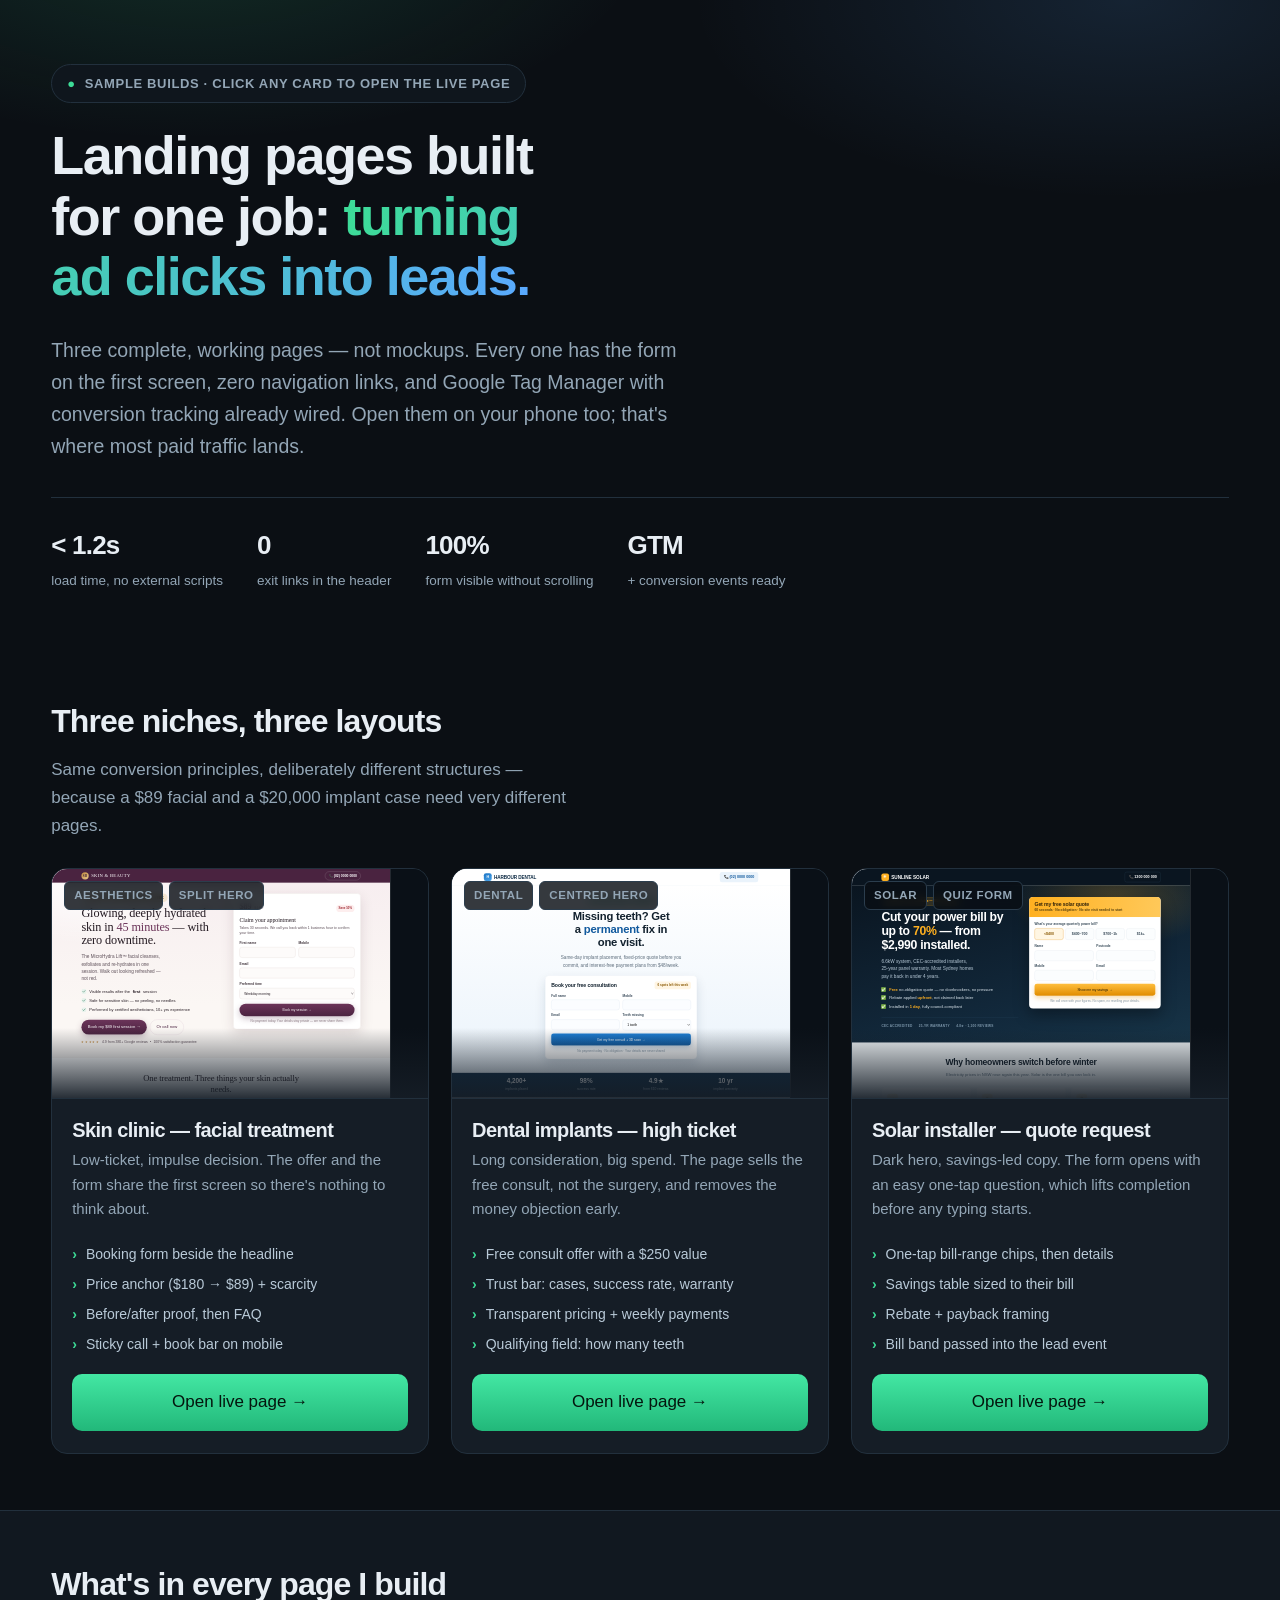
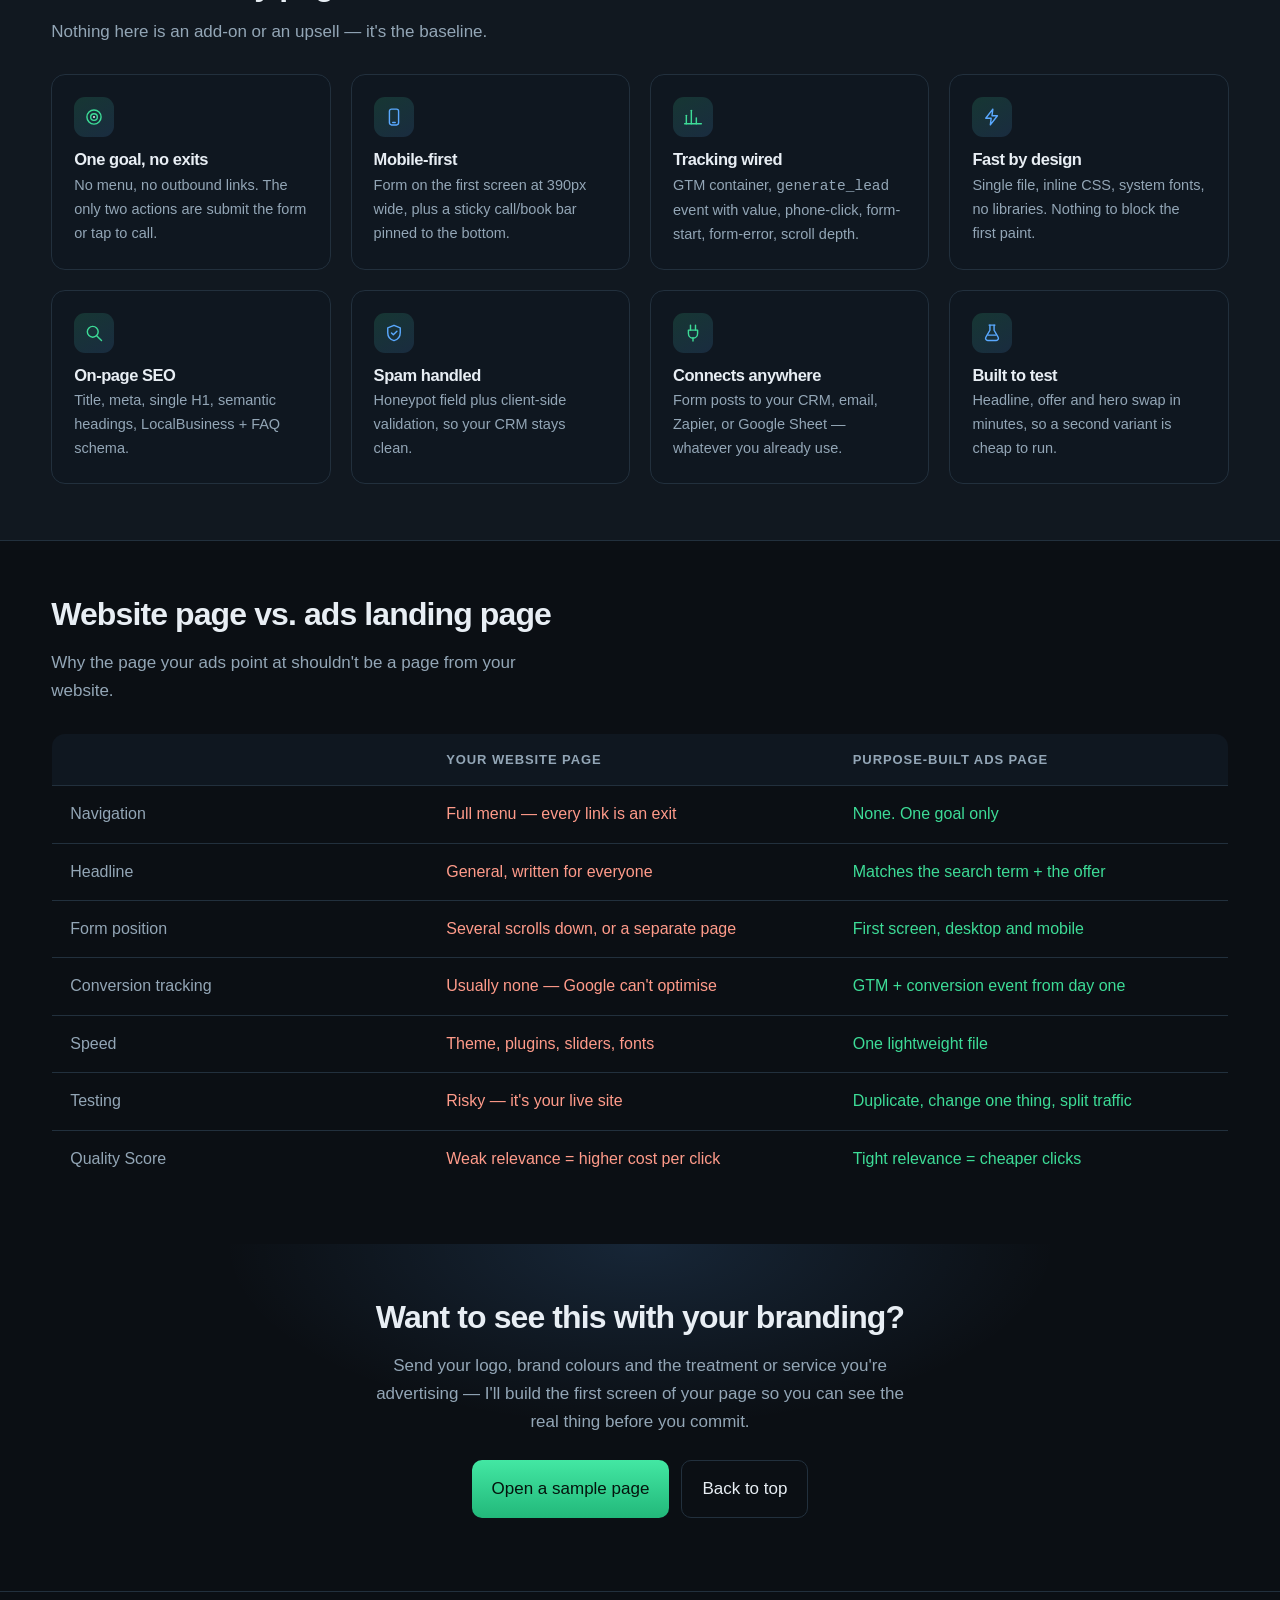
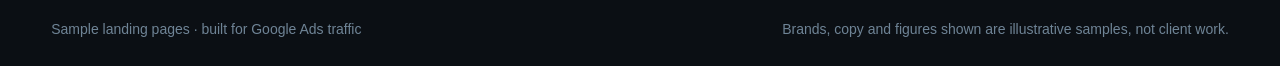
<file: index.html>
<!doctype html>
<html lang="en">
<head>
<meta charset="utf-8">
<meta name="viewport" content="width=device-width,initial-scale=1">
<title>Google Ads Landing Pages — Sample Builds</title>
<meta name="description" content="Three live landing pages built for paid traffic: aesthetics clinic, dental implants, and solar. Form above the fold, no navigation, conversion tracking wired.">
<meta name="robots" content="noindex,nofollow">
<link rel="icon" href="data:image/svg+xml,%3Csvg xmlns='http://www.w3.org/2000/svg' viewBox='0 0 64 64'%3E%3Crect width='64' height='64' rx='14' fill='%230b0f14'/%3E%3Cpath d='M18 40l10-16 8 11 6-8 6 13z' fill='%233ddc97'/%3E%3Ccircle cx='44' cy='19' r='5' fill='%235aa9ff'/%3E%3C/svg%3E">
<style>
:root{
 --bg:#0b0f14; --bg2:#111820; --card:#151d26; --line:#22303d;
 --txt:#e8eef4; --dim:#93a6b6; --acc:#3ddc97; --acc2:#5aa9ff; --amber:#ffb020;
 --r:16px;
}
*{box-sizing:border-box}
body{margin:0;background:var(--bg);color:var(--txt);
 font:400 17px/1.65 -apple-system,BlinkMacSystemFont,"Segoe UI",Roboto,Helvetica,Arial,sans-serif}
h1,h2,h3{font-weight:750;letter-spacing:-.028em;line-height:1.12;margin:0 0 .5em}
h1{font-size:clamp(32px,5.4vw,54px)}
h2{font-size:clamp(24px,3.2vw,32px)}
p{margin:0 0 1em}
a{color:inherit}
.wrap{width:min(1180px,92vw);margin:0 auto}

/* header */
header{position:relative;overflow:hidden;padding:64px 0 54px;
 background:radial-gradient(760px 340px at 15% -10%,rgba(61,220,151,.14),transparent 60%),
            radial-gradient(700px 320px at 88% 0%,rgba(90,169,255,.13),transparent 62%)}
.tag{display:inline-flex;align-items:center;gap:9px;border:1px solid var(--line);background:#0f161d;
 color:var(--dim);font-size:13px;font-weight:600;letter-spacing:.05em;text-transform:uppercase;
 padding:8px 15px;border-radius:99px;margin-bottom:22px}
.tag b{color:var(--acc);font-weight:700}
header h1{max-width:17ch}
header h1 em{font-style:normal;background:linear-gradient(96deg,var(--acc),var(--acc2));
 -webkit-background-clip:text;background-clip:text;color:transparent}
header .lede{color:var(--dim);font-size:19.5px;max-width:60ch}
.metrics{display:flex;flex-wrap:wrap;gap:34px;margin-top:34px;padding-top:26px;border-top:1px solid var(--line)}
.metrics div b{display:block;font-size:26px;letter-spacing:-.03em}
.metrics div span{font-size:13.5px;color:var(--dim)}

/* sample cards */
section{padding:56px 0}
.sec-head{display:flex;justify-content:space-between;align-items:flex-end;gap:20px;margin-bottom:28px;flex-wrap:wrap}
.sec-head p{color:var(--dim);margin:0;max-width:56ch}
.cards{display:grid;grid-template-columns:repeat(3,1fr);gap:22px}
.samp{background:var(--card);border:1px solid var(--line);border-radius:var(--r);overflow:hidden;
 display:flex;flex-direction:column;transition:.2s}
.samp:hover{transform:translateY(-4px);border-color:#2f4356;box-shadow:0 22px 50px rgba(0,0,0,.45)}
.shot{position:relative;height:230px;background:#0a1017;border-bottom:1px solid var(--line);overflow:hidden}
.shot iframe{width:1380px;height:1560px;border:0;transform:scale(.245);transform-origin:0 0;
 pointer-events:none;background:#fff}
.shot:after{content:"";position:absolute;inset:auto 0 0 0;height:70px;
 background:linear-gradient(180deg,transparent,rgba(21,29,38,.92))}
.chipline{position:absolute;z-index:2;left:12px;top:12px;display:flex;gap:6px}
.chipline span{background:rgba(9,14,20,.82);border:1px solid #2b3d4d;color:var(--dim);
 font-size:11.5px;font-weight:700;letter-spacing:.05em;padding:4px 9px;border-radius:6px;backdrop-filter:blur(4px)}
.samp .body{padding:20px 20px 22px;display:flex;flex-direction:column;flex:1}
.samp h3{font-size:20px;margin-bottom:6px}
.samp .body>p{color:var(--dim);font-size:15px;flex:1}
.feat{list-style:none;padding:0;margin:6px 0 18px;display:grid;gap:7px}
.feat li{font-size:14px;color:#b9cad8;display:flex;gap:9px}
.feat li:before{content:"›";color:var(--acc);font-weight:800}
.btn{display:inline-flex;align-items:center;justify-content:center;gap:8px;text-decoration:none;
 font:700 15.5px/1 inherit;padding:14px 20px;border-radius:10px;transition:.16s;border:0;cursor:pointer}
.b1{background:linear-gradient(180deg,#43e7a3,#22b87a);color:#04150d}
.b1:hover{filter:brightness(1.08)}
.b2{background:transparent;border:1px solid var(--line);color:var(--txt)}
.b2:hover{border-color:#3c556b;background:#111a23}

/* included */
.band{background:var(--bg2);border-block:1px solid var(--line)}
.g4{display:grid;grid-template-columns:repeat(4,1fr);gap:20px}
.inc{background:#0f1720;border:1px solid var(--line);border-radius:14px;padding:22px}
.inc i{display:grid;place-items:center;width:40px;height:40px;border-radius:11px;font-style:normal;
 background:linear-gradient(150deg,rgba(61,220,151,.16),rgba(90,169,255,.14));margin-bottom:13px}
.inc i svg{width:20px;height:20px;fill:none;stroke:var(--acc);stroke-width:1.7;stroke-linecap:round;stroke-linejoin:round}
.inc:nth-child(even) i svg{stroke:var(--acc2)}
.inc h3{font-size:16.5px;margin-bottom:5px}
.inc p{font-size:14.5px;color:var(--dim);margin:0}

/* compare */
.cmp{width:100%;border-collapse:collapse;border:1px solid var(--line);border-radius:14px;overflow:hidden;font-size:16px}
.cmp th,.cmp td{padding:15px 18px;text-align:left;border-bottom:1px solid var(--line);vertical-align:top}
.cmp th{background:#0f1720;font-size:13px;letter-spacing:.07em;text-transform:uppercase;color:var(--dim)}
.cmp td:first-child{color:var(--dim);width:32%}
.cmp td.no{color:#ff9b8a}
.cmp td.yes{color:var(--acc)}
.cmp tr:last-child td{border-bottom:0}

/* cta */
.end{text-align:center;background:
 radial-gradient(640px 280px at 50% 0%,rgba(90,169,255,.15),transparent 65%)}
.end p{color:var(--dim);max-width:56ch;margin-inline:auto}
footer{border-top:1px solid var(--line);padding:26px 0;color:#6f8496;font-size:14px}
footer .wrap{display:flex;justify-content:space-between;gap:14px;flex-wrap:wrap}

@media(max-width:980px){.cards,.g4{grid-template-columns:1fr 1fr}}
@media(max-width:680px){
 .cards,.g4{grid-template-columns:1fr}
 section{padding:44px 0}
 .metrics{gap:22px}
 .cmp td:first-child{width:40%}
}
</style>
</head>
<body>

<header>
  <div class="wrap">
    <span class="tag"><b>●</b> Sample builds · click any card to open the live page</span>
    <h1>Landing pages built for one job: <em>turning ad clicks into leads.</em></h1>
    <p class="lede">Three complete, working pages — not mockups. Every one has the form on the first screen, zero navigation links, and Google Tag Manager with conversion tracking already wired. Open them on your phone too; that's where most paid traffic lands.</p>
    <div class="metrics">
      <div><b>&lt; 1.2s</b><span>load time, no external scripts</span></div>
      <div><b>0</b><span>exit links in the header</span></div>
      <div><b>100%</b><span>form visible without scrolling</span></div>
      <div><b>GTM</b><span>+ conversion events ready</span></div>
    </div>
  </div>
</header>

<section>
  <div class="wrap">
    <div class="sec-head">
      <div>
        <h2>Three niches, three layouts</h2>
        <p>Same conversion principles, deliberately different structures — because a $89 facial and a $20,000 implant case need very different pages.</p>
      </div>
    </div>

    <div class="cards">

      <article class="samp">
        <div class="shot">
          <div class="chipline"><span>AESTHETICS</span><span>SPLIT HERO</span></div>
          <iframe src="samples/aesthetics.html" loading="lazy" title="Aesthetics clinic landing page preview" scrolling="no" tabindex="-1"></iframe>
        </div>
        <div class="body">
          <h3>Skin clinic — facial treatment</h3>
          <p>Low-ticket, impulse decision. The offer and the form share the first screen so there's nothing to think about.</p>
          <ul class="feat">
            <li>Booking form beside the headline</li>
            <li>Price anchor ($180 → $89) + scarcity</li>
            <li>Before/after proof, then FAQ</li>
            <li>Sticky call + book bar on mobile</li>
          </ul>
          <a class="btn b1" href="samples/aesthetics.html">Open live page →</a>
        </div>
      </article>

      <article class="samp">
        <div class="shot">
          <div class="chipline"><span>DENTAL</span><span>CENTRED HERO</span></div>
          <iframe src="samples/dental.html" loading="lazy" title="Dental implants landing page preview" scrolling="no" tabindex="-1"></iframe>
        </div>
        <div class="body">
          <h3>Dental implants — high ticket</h3>
          <p>Long consideration, big spend. The page sells the free consult, not the surgery, and removes the money objection early.</p>
          <ul class="feat">
            <li>Free consult offer with a $250 value</li>
            <li>Trust bar: cases, success rate, warranty</li>
            <li>Transparent pricing + weekly payments</li>
            <li>Qualifying field: how many teeth</li>
          </ul>
          <a class="btn b1" href="samples/dental.html">Open live page →</a>
        </div>
      </article>

      <article class="samp">
        <div class="shot">
          <div class="chipline"><span>SOLAR</span><span>QUIZ FORM</span></div>
          <iframe src="samples/solar.html" loading="lazy" title="Solar landing page preview" scrolling="no" tabindex="-1"></iframe>
        </div>
        <div class="body">
          <h3>Solar installer — quote request</h3>
          <p>Dark hero, savings-led copy. The form opens with an easy one-tap question, which lifts completion before any typing starts.</p>
          <ul class="feat">
            <li>One-tap bill-range chips, then details</li>
            <li>Savings table sized to their bill</li>
            <li>Rebate + payback framing</li>
            <li>Bill band passed into the lead event</li>
          </ul>
          <a class="btn b1" href="samples/solar.html">Open live page →</a>
        </div>
      </article>

    </div>
  </div>
</section>

<section class="band">
  <div class="wrap">
    <div class="sec-head"><div><h2>What's in every page I build</h2>
      <p>Nothing here is an add-on or an upsell — it's the baseline.</p></div></div>
    <div class="g4">
      <div class="inc"><i><svg viewBox="0 0 24 24"><circle cx="12" cy="12" r="8.5"/><circle cx="12" cy="12" r="4"/><circle cx="12" cy="12" r="1.2" fill="currentColor" stroke="none"/></svg></i><h3>One goal, no exits</h3><p>No menu, no outbound links. The only two actions are submit the form or tap to call.</p></div>
      <div class="inc"><i><svg viewBox="0 0 24 24"><rect x="6.5" y="2.5" width="11" height="19" rx="2.5"/><path d="M10.5 18.5h3"/></svg></i><h3>Mobile-first</h3><p>Form on the first screen at 390px wide, plus a sticky call/book bar pinned to the bottom.</p></div>
      <div class="inc"><i><svg viewBox="0 0 24 24"><path d="M4 20V10"/><path d="M10 20V4"/><path d="M16 20v-7"/><path d="M22 20H2"/></svg></i><h3>Tracking wired</h3><p>GTM container, <code>generate_lead</code> event with value, phone-click, form-start, form-error, scroll depth.</p></div>
      <div class="inc"><i><svg viewBox="0 0 24 24"><path d="M13 2.5L4.5 13.5H11l-1 8 8.5-11H12z"/></svg></i><h3>Fast by design</h3><p>Single file, inline CSS, system fonts, no libraries. Nothing to block the first paint.</p></div>
      <div class="inc"><i><svg viewBox="0 0 24 24"><circle cx="10.5" cy="10.5" r="6.5"/><path d="M15.5 15.5L21 21"/></svg></i><h3>On-page SEO</h3><p>Title, meta, single H1, semantic headings, LocalBusiness + FAQ schema.</p></div>
      <div class="inc"><i><svg viewBox="0 0 24 24"><path d="M12 2.8l7.5 3v6c0 4.6-3.1 8.3-7.5 9.4-4.4-1.1-7.5-4.8-7.5-9.4v-6z"/><path d="M9 12l2.2 2.2L15.5 10"/></svg></i><h3>Spam handled</h3><p>Honeypot field plus client-side validation, so your CRM stays clean.</p></div>
      <div class="inc"><i><svg viewBox="0 0 24 24"><path d="M9 2.5v6"/><path d="M15 2.5v6"/><path d="M6.5 8.5h11v4a5.5 5.5 0 01-11 0z"/><path d="M12 18v3.5"/></svg></i><h3>Connects anywhere</h3><p>Form posts to your CRM, email, Zapier, or Google Sheet — whatever you already use.</p></div>
      <div class="inc"><i><svg viewBox="0 0 24 24"><path d="M9.5 2.5v6.2L4.7 17a2.6 2.6 0 002.3 4h10a2.6 2.6 0 002.3-4l-4.8-8.3V2.5"/><path d="M8.5 2.5h7"/><path d="M7.2 14.5h9.6"/></svg></i><h3>Built to test</h3><p>Headline, offer and hero swap in minutes, so a second variant is cheap to run.</p></div>
    </div>
  </div>
</section>

<section>
  <div class="wrap">
    <div class="sec-head"><div><h2>Website page vs. ads landing page</h2>
      <p>Why the page your ads point at shouldn't be a page from your website.</p></div></div>
    <table class="cmp">
      <tr><th></th><th>Your website page</th><th>Purpose-built ads page</th></tr>
      <tr><td>Navigation</td><td class="no">Full menu — every link is an exit</td><td class="yes">None. One goal only</td></tr>
      <tr><td>Headline</td><td class="no">General, written for everyone</td><td class="yes">Matches the search term + the offer</td></tr>
      <tr><td>Form position</td><td class="no">Several scrolls down, or a separate page</td><td class="yes">First screen, desktop and mobile</td></tr>
      <tr><td>Conversion tracking</td><td class="no">Usually none — Google can't optimise</td><td class="yes">GTM + conversion event from day one</td></tr>
      <tr><td>Speed</td><td class="no">Theme, plugins, sliders, fonts</td><td class="yes">One lightweight file</td></tr>
      <tr><td>Testing</td><td class="no">Risky — it's your live site</td><td class="yes">Duplicate, change one thing, split traffic</td></tr>
      <tr><td>Quality Score</td><td class="no">Weak relevance = higher cost per click</td><td class="yes">Tight relevance = cheaper clicks</td></tr>
    </table>
  </div>
</section>

<section class="end">
  <div class="wrap">
    <h2>Want to see this with your branding?</h2>
    <p>Send your logo, brand colours and the treatment or service you're advertising — I'll build the first screen of your page so you can see the real thing before you commit.</p>
    <p style="margin-top:24px;display:flex;gap:12px;justify-content:center;flex-wrap:wrap">
      <a class="btn b1" href="samples/aesthetics.html">Open a sample page</a>
      <a class="btn b2" href="#top">Back to top</a>
    </p>
  </div>
</section>

<footer><div class="wrap">
  <span>Sample landing pages · built for Google Ads traffic</span>
  <span>Brands, copy and figures shown are illustrative samples, not client work.</span>
</div></footer>

</body>
</html>
</file>
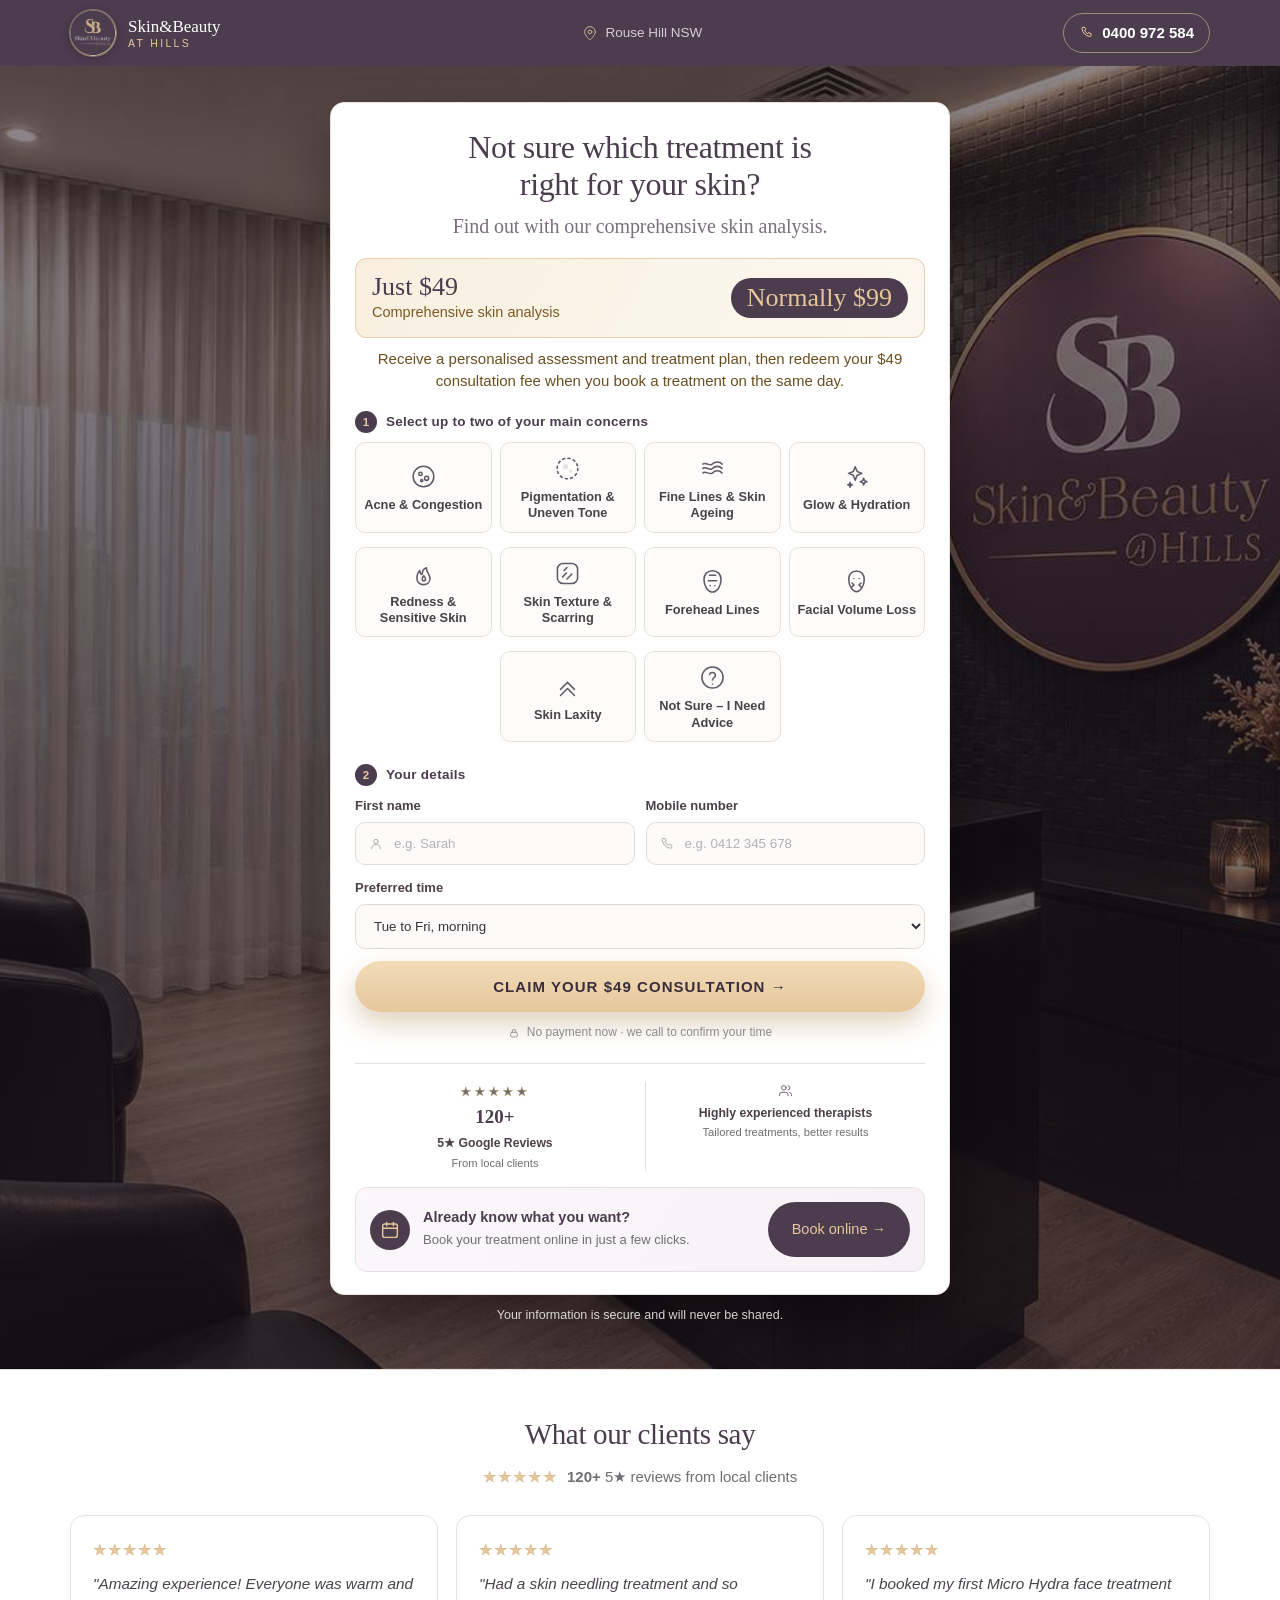
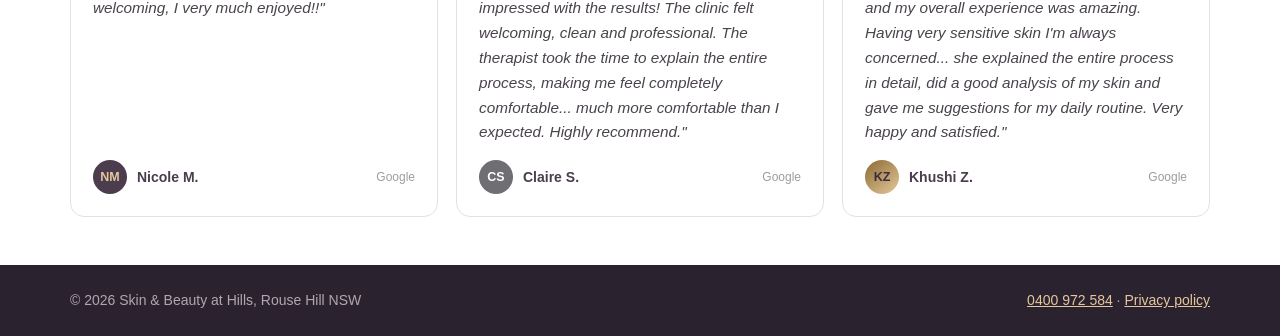
<file: skinbeauty-meta/index.html>
<!doctype html>
<html lang="en-AU">
<head>

<meta charset="utf-8">
<meta name="viewport" content="width=device-width,initial-scale=1">
<meta name="color-scheme" content="light">
<title>Find the Right Treatment for Your Skin | Skin &amp; Beauty at Hills, Rouse Hill</title>
<meta name="description" content="Tell us what you would like to improve and we will recommend the best next step. Skin &amp; Beauty at Hills, Rouse Hill NSW.">
<meta name="robots" content="noindex,follow">
<meta property="og:title" content="Find the right treatment for your skin.">
<meta property="og:description" content="Tell us what you would like to improve and we will recommend the best next step. Rouse Hill NSW.">
<link rel="icon" href="data:image/svg+xml,%3Csvg xmlns='http://www.w3.org/2000/svg' viewBox='0 0 64 64'%3E%3Ccircle cx='32' cy='32' r='31' fill='%234B3C4E' stroke='%23E6C79C' stroke-width='2'/%3E%3Ctext x='32' y='42' font-family='Georgia,serif' font-size='27' fill='%23E6C79C' text-anchor='middle'%3ESB%3C/text%3E%3C/svg%3E">

<!-- ===== Meta Pixel (Skin & Beauty at Hills) ===== -->
<script>
!function(f,b,e,v,n,t,s){if(f.fbq)return;n=f.fbq=function(){n.callMethod?
n.callMethod.apply(n,arguments):n.queue.push(arguments)};if(!f._fbq)f._fbq=n;
n.push=n;n.loaded=!0;n.version='2.0';n.queue=[];t=b.createElement(e);t.async=!0;
t.src=v;s=b.getElementsByTagName(e)[0];s.parentNode.insertBefore(t,s)}
(window,document,'script','https://connect.facebook.net/en_US/fbevents.js');
fbq('init','1264281744011679');
fbq('track','PageView');
</script>
<noscript><img height="1" width="1" style="display:none" alt=""
src="https://www.facebook.com/tr?id=1264281744011679&amp;ev=PageView&amp;noscript=1"></noscript>
<!-- ===== End Meta Pixel ===== -->

<style>
/* ===== Brand palette, from the Modern Luxury board =====
   Pearl #F4F4F4 · Cool Taupe #B8ADA4 · Deep Plum #4B3C4E · Smoke Grey #6E6E73 · Soft Champagne #E6C79C */
:root{
  --pearl:#f4f4f4; --taupe:#b8ada4; --taupe-soft:#efeae6; --plum:#4b3c4e; --plum-d:#3a2d3c;
  --grey:#6e6e73; --champ:#e6c79c; --champ-soft:#f8efe0; --white:#fff;
  --ink:#3a3238; --line:#e6e1dc; --ok:#2f7d5d;
  --r:14px; --shadow:0 18px 46px rgba(75,60,78,.14);
  --burg:#7a2440; --burg-d:#5d1a30;
}
*{box-sizing:border-box}
/* keep the brand palette on phones that force a dark theme (Samsung Internet, some Chrome builds) */
:root{color-scheme:only light}
html{-webkit-text-size-adjust:100%;scroll-behavior:smooth;forced-color-adjust:none}
body{margin:0;background:var(--pearl);color:var(--ink);
  font:400 17px/1.62 Inter,-apple-system,BlinkMacSystemFont,"Segoe UI",Manrope,Roboto,Helvetica,Arial,sans-serif}
h1,h2,h3{font-family:"Playfair Display",Georgia,"Times New Roman",serif;font-weight:400;
  margin:0 0 .5em;line-height:1.14;letter-spacing:-.012em;color:var(--plum)}
h1{font-size:clamp(31px,4.9vw,48px)}
h2{font-size:clamp(25px,3.4vw,34px)}
p{margin:0 0 1em}
img,svg{max-width:100%;display:block}
.wrap{width:min(1140px,92vw);margin:0 auto}

/* top strip: no nav, only brand + phone */
.topbar{background:var(--plum);color:#efe8ec}
.topbar .wrap{display:flex;align-items:center;justify-content:space-between;gap:14px;padding:10px 0}
.brand{display:flex;align-items:center;gap:12px}
.brand img{width:46px;height:46px;flex:0 0 46px;border-radius:50%;
  box-shadow:0 0 0 1px rgba(230,199,156,.45),0 2px 10px rgba(0,0,0,.25)}
.brand .txt{font-family:"Playfair Display",Georgia,serif;font-size:17px;color:#fff;line-height:1.15}
.brand .txt small{display:block;font-size:10.5px;letter-spacing:.22em;color:var(--champ);font-family:Inter,Arial,sans-serif}
.topbar .loc{font-size:13.5px;opacity:.85}
.topbar a.tel{color:#fff;text-decoration:none;font-weight:700;font-size:15px;
  border:1px solid rgba(230,199,156,.55);padding:7px 15px;border-radius:99px;white-space:nowrap}
.topbar a.tel:hover{background:var(--champ);color:var(--plum);border-color:var(--champ)}

/* page body: just the form, centred */
.lp{position:relative;overflow:hidden;padding:36px 0 44px}
.lp:before{content:"";position:absolute;inset:0;
  background:radial-gradient(700px 340px at 50% -14%,#fff 0%,rgba(255,255,255,0) 62%),
             linear-gradient(180deg,var(--taupe-soft) 0%,var(--pearl) 78%)}
.wrap.narrow{position:relative;width:min(620px,92vw)}
.revsec{background:var(--white);border-top:1px solid var(--line);padding:48px 0}
.revsec .center{margin-bottom:26px}
.revsec .center h2{font-size:clamp(23px,3vw,29px)}
.revsec .center p{font-size:15px}
.revsec .center .stars{margin-right:5px}

/* hero */
.hero{position:relative;overflow:hidden;padding:40px 0 52px}
.hero:before{content:"";position:absolute;inset:0;
  background:radial-gradient(720px 380px at 8% -12%,#fff 0%,rgba(255,255,255,0) 62%),
             linear-gradient(180deg,var(--taupe-soft) 0%,var(--pearl) 74%)}
.hero .wrap{position:relative;display:grid;grid-template-columns:1.02fr .98fr;gap:42px;align-items:start}
.eyebrow{display:inline-flex;align-items:center;gap:8px;background:var(--champ-soft);color:#7c5b23;
  border:1px solid rgba(230,199,156,.7);border-radius:99px;padding:7px 15px;font-size:12.5px;
  font-weight:700;letter-spacing:.09em;text-transform:uppercase;margin-bottom:17px}
.hero h1 em{font-style:normal;color:#8a6b32}
.lede{font-size:18.5px;color:var(--grey);max-width:35ch}
.ticks{list-style:none;padding:0;margin:20px 0 24px;display:grid;gap:10px}
.ticks li{display:flex;gap:11px;align-items:flex-start;font-size:16.5px}
.ticks svg{flex:0 0 21px;margin-top:3px}
.microtrust{margin-top:18px;font-size:14.5px;color:var(--grey);display:flex;align-items:center;gap:9px;flex-wrap:wrap}
.stars{color:var(--champ);letter-spacing:2px;-webkit-text-stroke:.4px #c9a86f}

/* booking card + service picker */
.card{background:var(--white);border:1px solid var(--line);border-radius:var(--r);box-shadow:var(--shadow);padding:22px 22px 20px}
.card h2{font-size:22px;margin-bottom:4px}
.card .sub{font-size:14.5px;color:var(--grey);margin-bottom:16px}
.offer{display:flex;flex-wrap:wrap;align-items:center;gap:10px 12px;margin-bottom:14px;padding:14px 16px;border-radius:12px;
  background:linear-gradient(120deg,var(--champ-soft),#fdf8ef);border:1px solid rgba(230,199,156,.8)}
.offer .free{font-family:"Playfair Display",Georgia,serif;font-size:26px;color:var(--plum);line-height:1.05}
.offer .what{font-size:14.5px;color:#7c5b23;line-height:1.35;margin-top:3px}
.offer .worth{margin-left:auto;background:var(--plum);color:var(--champ);
  font-family:"Playfair Display",Georgia,serif;font-size:26px;line-height:1.05;
  padding:6px 16px;border-radius:99px;white-space:nowrap}
/* reviews + hours, above the treatment picker */
.cardtrust{display:flex;flex-wrap:wrap;align-items:center;justify-content:space-between;gap:8px;
  margin-bottom:16px;padding:10px 12px;border-radius:10px;background:#faf8f6;border:1px solid var(--line);
  font-size:13.5px;color:var(--grey)}
.cardtrust b{color:var(--plum)}
.cardtrust .stars{font-size:14px;margin-right:3px}
.cardtrust .hours{display:flex;align-items:center;gap:6px}
.cardtrust .hours svg{width:15px;height:15px;color:var(--plum);opacity:.75}

/* "already know what you want" — second path, straight to their booking system */
.already{display:flex;align-items:center;gap:13px;margin-top:16px;padding:14px;border-radius:12px;
  background:linear-gradient(120deg,#fbf7fa,#f7f1f5);border:1px solid #e8dfe6}
.already .ico{flex:0 0 40px;width:40px;height:40px;border-radius:50%;background:var(--plum);
  display:grid;place-items:center;color:var(--champ)}
.already .ico svg{width:20px;height:20px}
.already .txt{flex:1;line-height:1.35}
.already .txt b{display:block;font-size:14.5px;color:var(--plum)}
.already .txt span{font-size:13px;color:var(--grey)}
.bk{background:var(--plum);color:var(--champ);border:1.5px solid var(--plum);
  padding:12px 18px;font-size:14.5px;white-space:nowrap}
.bk:hover{background:var(--plum-d);border-color:var(--plum-d)}
.bk-light{background:transparent;color:#fff;border:1.5px solid rgba(255,255,255,.55)}
.bk-light:hover{background:#fff;color:var(--plum);border-color:#fff}

.picklabel{font-size:13.5px;font-weight:700;color:var(--plum);margin-bottom:9px;letter-spacing:.02em;
  display:flex;align-items:flex-start;gap:9px}
.picklabel i{flex:0 0 22px;display:grid;place-items:center;width:22px;height:22px;border-radius:50%;
  background:var(--plum);color:var(--champ);font-size:11.5px;font-style:normal;font-weight:700}
.picklabel small{display:block;font-size:12.5px;font-weight:400;color:var(--grey);letter-spacing:0;margin-top:3px}
/* concern picker: icon above the words, four across and tight, as in the reference.
   Flex-wrap centred so the last row never looks orphaned. */
.picker{display:flex;flex-wrap:wrap;justify-content:center;gap:8px;margin-bottom:16px}
.pick{position:relative;flex:1 1 calc(25% - 6px);max-width:calc(25% - 6px)}
.pick input{position:absolute;opacity:0;pointer-events:none}
.pick span{display:flex;flex-direction:column;align-items:center;justify-content:center;gap:5px;height:100%;
  min-height:78px;padding:10px 6px;border:1px solid #e6e0da;border-radius:10px;font-size:12.8px;font-weight:600;
  line-height:1.28;text-align:center;cursor:pointer;background:#fdfcfb;color:#4b4149;transition:.15s}
.pick span svg{width:31px;height:31px;flex:0 0 31px;color:var(--plum);opacity:.85;stroke-width:1.2}
.pick span:hover{border-color:var(--taupe);background:#fff}
.pick input:checked+span{border-color:var(--plum);background:var(--champ-soft);box-shadow:0 0 0 2px rgba(75,60,78,.1)}
.pick input:checked+span svg{opacity:1}
.pick input:focus-visible+span{outline:2px solid var(--plum);outline-offset:2px}
.picker.err .pick span{border-color:#e2b4ac;background:#fff7f6}
.pickerr{display:none;font-size:12.5px;color:#c0392b;margin:-8px 0 12px}
.pickerr.on{display:block}
.field{margin-bottom:12px}
label{display:block;font-size:13px;font-weight:700;margin-bottom:6px;color:#4b4149}
input[type=text],input[type=tel],input[type=email],select{width:100%;padding:13px 14px;border:1.5px solid #e2dcd7;
  border-radius:10px;font:400 16px inherit;background:#fcfbfa;color:var(--ink)}
input:focus,select:focus{outline:0;border-color:var(--plum);box-shadow:0 0 0 3px rgba(75,60,78,.12);background:#fff}
.row2{display:grid;grid-template-columns:1fr 1fr;gap:11px}
.err{border-color:#c0392b !important;background:#fff6f5 !important}
.btn{display:inline-flex;align-items:center;justify-content:center;gap:9px;border:0;cursor:pointer;
  font:700 17px/1 inherit;padding:16px 24px;border-radius:99px;text-decoration:none;transition:.18s}
.b1{background:linear-gradient(180deg,#f0d6ad,var(--champ));color:var(--plum-d);box-shadow:0 10px 22px rgba(184,150,100,.35)}
.b1:hover{transform:translateY(-2px);filter:brightness(1.04)}
.b2{background:transparent;color:var(--plum);border:1.5px solid #d8cec8}
.b2:hover{background:#fff}
.b3{background:linear-gradient(180deg,#5b4a5e,var(--plum-d));color:#fff;box-shadow:0 10px 22px rgba(58,45,60,.28)}
.b3:hover{transform:translateY(-2px)}
.card .b1{width:100%;padding:17px;font-size:17.5px}
.fineprint{font-size:12.5px;color:#8f8a92;text-align:center;margin:11px 0 0;line-height:1.45}
.hp{position:absolute;left:-9999px;opacity:0;height:0;width:0}
.msg{display:none;background:#eef7f1;border:1px solid #bfe0cd;color:#1f5d43;border-radius:11px;padding:22px 20px;text-align:center}
.msg.on{display:block}
.msg strong{display:block;font-size:18px;margin-bottom:8px}
.msg p{margin:0 0 8px;font-size:15.5px}
.msg .urgent{margin:0;font-size:15px}
.msg .urgent a{color:#1f5d43;font-weight:700;white-space:nowrap}
/* after a successful submit the card shows the confirmation only */
.card.sent .cardtrust,.card.sent h2,.card.sent .sub,.card.sent .already{display:none}

/* sections */
section{padding:58px 0}
.band{background:var(--white);border-block:1px solid var(--line)}
.center{text-align:center;max-width:660px;margin:0 auto 34px}
.center p{color:var(--grey)}
.g3{display:grid;grid-template-columns:repeat(3,1fr);gap:20px}
.tile{background:var(--pearl);border:1px solid var(--line);border-radius:var(--r);padding:26px 22px}
.band .tile{background:var(--pearl)}
.tile i{display:grid;place-items:center;width:44px;height:44px;border-radius:12px;background:var(--champ-soft);margin-bottom:14px;font-style:normal}
.tile i svg{width:22px;height:22px;stroke:#8a6b32;fill:none;stroke-width:1.7;stroke-linecap:round;stroke-linejoin:round}
.tile h3{font-size:20px;margin-bottom:6px}
.tile p{font-size:15.5px;color:var(--grey);margin:0}

/* trust strip */
.trust{background:var(--plum);color:#e9e1e7}
.trust .wrap{display:grid;grid-template-columns:repeat(4,1fr);gap:18px;padding:22px 0;text-align:center}
.trust b{display:block;color:var(--champ);font-family:"Playfair Display",Georgia,serif;font-size:24px;margin-bottom:2px}
.trust span{font-size:13.5px;opacity:.9}

/* AI analysis explainer */
.aiwrap{display:grid;grid-template-columns:.92fr 1.08fr;gap:38px;align-items:center}
.scan{margin:0;background:linear-gradient(165deg,#fff,#f6f1ec);border:1px solid var(--line);
  border-radius:16px;padding:18px 18px 12px;box-shadow:0 14px 34px rgba(75,60,78,.08)}
.scan svg{width:100%;height:auto}
.scan figcaption{margin-top:10px;padding-top:11px;border-top:1px solid var(--line);font-size:13px;color:var(--grey);line-height:1.5}
.chk{list-style:none;padding:0;margin:0 0 22px;display:grid;gap:12px}
.chk li{display:flex;gap:11px;font-size:16.5px}
.chk b{color:var(--plum)}

/* real results */
.bagrid{display:grid;grid-template-columns:repeat(3,1fr);gap:20px;max-width:1000px;margin:0 auto}
.ba{margin:0;background:var(--white);border:1px solid var(--line);border-radius:16px;
  padding:10px;box-shadow:0 14px 34px rgba(75,60,78,.09)}
.ba img{width:100%;height:auto;border-radius:10px;display:block}
.baftr{max-width:640px;margin:30px auto 0;text-align:center}
.baftr p{color:var(--grey);font-size:16px}
.todo{background:#fdf6e9;border:1px dashed #e0c58c;color:#7c5b23;font-size:13px;
  padding:11px 14px;border-radius:10px;margin-top:16px;text-align:center}

/* steps */
.steps{display:grid;grid-template-columns:repeat(3,1fr);gap:18px;counter-reset:s}
.step{background:var(--white);border:1px solid var(--line);border-radius:var(--r);padding:24px 20px}
.step:before{counter-increment:s;content:counter(s);display:grid;place-items:center;width:34px;height:34px;
  border-radius:50%;background:var(--plum);color:var(--champ);font-family:"Playfair Display",Georgia,serif;font-size:15px;margin-bottom:12px}
.step h3{font-size:18.5px;margin-bottom:5px}
.step p{font-size:15px;color:var(--grey);margin:0}

/* reviews */
.revs{display:grid;grid-template-columns:repeat(3,1fr);gap:18px;align-items:stretch}
.rev{display:flex;flex-direction:column}
.rev p{flex:1}
.rev{background:var(--white);border:1px solid var(--line);border-radius:var(--r);padding:22px}
.rev p{font-size:15.3px;font-style:italic;color:#4a434c}
.rev .who{font-size:14px;font-weight:700;color:var(--plum);display:flex;align-items:center;gap:10px}
.av{width:34px;height:34px;border-radius:50%;display:grid;place-items:center;font-size:12.5px;font-weight:700;
  color:var(--champ);background:var(--plum);flex:0 0 34px;font-style:normal}
.rev:nth-child(2) .av{background:#6e6e73;color:#fff}
.rev:nth-child(3) .av{background:linear-gradient(140deg,#8a6b32,var(--champ));color:var(--plum-d)}
.rev .stars{font-size:15px;margin-bottom:9px;color:var(--champ);-webkit-text-stroke:.4px #c9a86f}
.rev .src{font-size:12px;color:#a09aa2;font-weight:400;margin-left:auto}

/* faq */
.faq{max-width:760px;margin:0 auto}
details{background:var(--white);border:1px solid var(--line);border-radius:11px;padding:15px 18px;margin-bottom:10px}
details[open]{border-color:#ddd0c4}
summary{cursor:pointer;font-weight:700;list-style:none;display:flex;justify-content:space-between;gap:14px;align-items:center;color:var(--plum)}
summary::-webkit-details-marker{display:none}
summary:after{content:"+";color:#8a6b32;font-size:21px;line-height:1}
details[open] summary:after{content:"–"}
details p{margin:11px 0 0;font-size:15.5px;color:var(--grey)}

/* final */
.final{background:linear-gradient(140deg,var(--plum) 0%,#2e2431 100%);color:#fff;text-align:center}
.final h2{color:#fff}
.final p{color:#ded2da;max-width:54ch;margin-inline:auto}
footer{background:#2b2230;color:#b2a6b0;font-size:14px;padding:24px 0}
footer .wrap{display:flex;flex-wrap:wrap;gap:12px;justify-content:space-between;align-items:center}
footer a{color:var(--champ)}



@media(max-width:900px){
  .hero .wrap,.aiwrap{grid-template-columns:1fr;gap:28px}
  .bagrid{grid-template-columns:1fr;max-width:420px}
  .g3,.revs,.steps{grid-template-columns:1fr}
  .trust .wrap{grid-template-columns:1fr 1fr}
  section{padding:44px 0}
  .topbar .wrap{flex-wrap:wrap;justify-content:center;gap:6px}
  .topbar .loc{width:100%;text-align:center;font-size:12.5px;order:3}
  .topbar a.tel{display:none}
}
@media(max-width:560px){
  .row2{grid-template-columns:1fr}
  .pick{flex:1 1 calc(50% - 4px);max-width:calc(50% - 4px)}
  .already{flex-wrap:wrap}
  .already .txt{flex:1 1 60%}
  .already .bk{width:100%;margin-top:4px}
}
@media(prefers-reduced-motion:reduce){*{transition:none!important;scroll-behavior:auto}}

/* The store's floating contact-form widget is injected site-wide by an app.
   It pulls people off this page, so it stays hidden here only. */
[id*="qikify"],[class*="qikify"],
[id*="contactform"],[class*="contactform"],
[id*="contact-form-widget"],[class*="contact-form-widget"]{display:none!important}
/* ===== Meta card: laid out to match the client's reference ===== */
.card{padding:26px 24px 22px}
.lead-head{text-align:center;margin-bottom:18px}
.orn{display:block;margin:0 auto 12px;width:38px;height:31px;color:#c9a86f}
/* same face as the heading, so the two lines read as one sentence */
.lede-in{font-family:"Playfair Display",Georgia,"Times New Roman",serif;
  font-size:clamp(17px,2.2vw,20px);color:#7b6f7d;margin:8px auto 0;max-width:46ch;
  line-height:1.34;letter-spacing:-.004em}
.offernote{font-size:15px;color:#6a4f1f;line-height:1.5;margin:-4px 0 18px;text-align:center}

.card h2{font-size:clamp(25px,3.6vw,32px);line-height:1.16;margin:0 auto 10px;max-width:24ch}
.lead-head .sub{font-size:15px;color:var(--grey);margin:0 auto;max-width:45ch}
.ticks3{display:flex;flex-wrap:wrap;justify-content:center;gap:9px 18px;margin:15px 0 0;
  font-size:12.6px;color:#4b4149}
.ticks3 span{display:inline-flex;align-items:center;gap:7px}
.ticks3 svg{width:16px;height:16px;flex:0 0 16px;color:var(--plum)}
/* inputs with a leading icon */
.ifield{position:relative}
.ifield svg{position:absolute;left:13px;top:50%;transform:translateY(-50%);width:16px;height:16px;
  color:var(--taupe);stroke-width:1.5;pointer-events:none}
.ifield input{padding-left:38px}
input::placeholder{color:#b8b0b6}
/* two concerns at most: once both are ticked the rest fade back */
.picker.full .pick input:not(:checked)+span{opacity:.5}
.picker.full .pick input:not(:checked)+span:hover{opacity:1}
.pickmax{display:none;font-size:12.5px;color:#8a6b32;margin:-8px 0 12px}
.pickmax.on{display:block}
/* the booking link stays quiet so the main button keeps the attention */
.bookline{text-align:center;font-size:13px;color:var(--grey);margin:18px 0 0}
.bookline a{display:inline-block;margin-left:7px;padding:8px 16px;border:1px solid var(--burg);
  border-radius:99px;background:var(--burg);color:#fff;text-decoration:none;font-weight:700;font-size:12.5px}
.bookline a:hover{background:var(--burg-d);border-color:var(--burg-d)}
/* primary call to action */
.b4{width:100%;background:linear-gradient(180deg,#f2dcb8,var(--champ));color:var(--plum-d);
  padding:17px 20px;font-size:15px;font-weight:700;letter-spacing:.07em;text-transform:uppercase;
  box-shadow:0 12px 26px rgba(184,150,100,.42)}
.b4:hover{transform:translateY(-2px);filter:brightness(1.04)}
.secure{display:flex;align-items:center;justify-content:center;gap:7px;font-size:12px;color:#8f8a92;margin:11px 0 0}
.secure svg{width:12px;height:12px;flex:0 0 12px;stroke-width:1.7}
/* three reasons to trust the clinic, under the button */
.trust3{display:grid;grid-template-columns:repeat(2,1fr);gap:10px;margin-top:20px;padding-top:18px;
  border-top:1px solid var(--line);text-align:center}
.trust3 > div{padding:0 6px}
.trust3 > div + div{border-left:1px solid var(--line)}
.trust3 .stars{display:block;font-size:12.5px;margin-bottom:3px}
.trust3 b{font-family:"Playfair Display",Georgia,serif;font-size:19px;color:var(--plum);line-height:1.1}
.trust3 em{display:block;font-style:normal;font-size:12.2px;font-weight:700;color:#4b4149;margin-top:3px}
.trust3 span{display:block;font-size:11.2px;color:var(--grey);line-height:1.35;margin-top:2px}
.trust3 svg{width:17px;height:17px;color:var(--plum);opacity:.8;margin:0 auto 5px;display:block;stroke-width:1.4}
/* the clinic's own reception photo sits behind the card, for a bit of the room's feel.
   Upload clinic-bg.jpg to the theme's Assets; asset_url keeps it on Shopify's CDN. */
.lp:before{background-image:linear-gradient(rgba(28,20,30,.5),rgba(28,20,30,.68)),url('assets/clinic-bg.jpg');
  background-size:cover;background-position:64% center}
.card{box-shadow:0 26px 60px rgba(0,0,0,.45)}
.lp .fineprint{color:rgba(255,255,255,.82)}
@media(max-width:700px){
  /* a phone card fills the screen, so the photo becomes a band across the top instead */
  .lp{padding-top:172px;background:linear-gradient(180deg,var(--taupe-soft) 0%,var(--pearl) 60%)}
  .lp:before{bottom:auto;height:196px;background-position:center 46%;
    background-image:linear-gradient(rgba(28,20,30,.12),rgba(28,20,30,.42)),url('assets/clinic-bg.jpg')}
  .lp .fineprint{color:var(--grey)}
}
/* the confirmation replaces the whole card, so the new blocks hide with the rest */
.card.sent .lead-head,.card.sent .trust3,.card.sent .bookline,
.card.sent .offer,.card.sent .offernote{display:none}
/* location line in the top bar */
.topbar .loc{display:inline-flex;align-items:center;gap:8px;text-align:left}
/* on phones the location drops to its own row, so centre the pin and the words together */
@media(max-width:900px){
  .topbar .loc{display:flex;width:100%;justify-content:center;text-align:center}
}
.topbar .loc svg{width:16px;height:16px;flex:0 0 16px;color:var(--champ);stroke-width:1.5}
.topbar .loc small{display:block;font-size:10.5px;opacity:.72;font-style:italic}
.topbar a.tel{display:inline-flex;align-items:center;gap:8px}
.topbar a.tel svg{width:15px;height:15px;flex:0 0 15px;color:var(--champ);stroke-width:1.6}
@media(max-width:560px){
  .trust3{grid-template-columns:1fr;gap:0}
  .trust3 > div + div{border-left:0;border-top:1px solid var(--line);margin-top:13px;padding-top:13px}
  .card{padding:22px 18px 20px}
}
</style>
</head>
<body>
<div class="topbar">
  <div class="wrap">
    <div class="brand">
      <img src="assets/logo.png" width="46" height="46" alt="Skin &amp; Beauty at Hills logo">
      <div class="txt">Skin&amp;Beauty<small>AT HILLS</small></div>
    </div>
    <span class="loc">
      <svg viewBox="0 0 24 24" fill="none" stroke="currentColor" stroke-linecap="round" stroke-linejoin="round"><path d="M20 10.4c0 5.6-8 12-8 12s-8-6.4-8-12a8 8 0 1116 0z"/><circle cx="12" cy="10.4" r="2.8"/></svg>
      <span>Rouse Hill NSW</span>
    </span>
    <a class="tel" href="tel:+61400972584" data-cta="header-call">
      <svg viewBox="0 0 24 24" fill="none" stroke="currentColor" stroke-linecap="round" stroke-linejoin="round"><path d="M6.2 3.8h3.1l1.6 3.9-2 1.2a11 11 0 005.2 5.2l1.2-2 3.9 1.6v3.1a1.6 1.6 0 01-1.7 1.6A15.6 15.6 0 014.6 5.5 1.6 1.6 0 016.2 3.8z"/></svg>
      0400 972 584</a>
  </div>
</div>

<main class="lp">
  <div class="wrap narrow">
    <div class="card" id="book">

      <div class="lead-head">
        <h2>Not sure which treatment is right for your skin?</h2>
        <p class="lede-in">Find out with our comprehensive skin analysis.</p>
      </div>

      <div class="offer">
        <div>
          <div class="free">Just $49</div>
          <div class="what">Comprehensive skin analysis</div>
        </div>
        <span class="worth">Normally $99</span>
      </div>
      <p class="offernote">Receive a personalised assessment and treatment plan, then redeem your
        $49 consultation fee when you book a treatment on the same day.</p>

      <form id="leadForm" novalidate>
        <div class="picklabel"><i>1</i><span>Select up to two of your main concerns</span></div>

        <div class="picker" id="picker">

          <label class="pick"><input type="checkbox" name="service" value="Acne &amp; Congestion">
            <span><svg viewBox="0 0 24 24" fill="none" stroke="currentColor" stroke-linecap="round" stroke-linejoin="round"><circle cx="12" cy="12" r="8"/><circle cx="9.6" cy="10" r="1.3"/><circle cx="14.4" cy="13.4" r="1.6"/><circle cx="10.6" cy="15.2" r=".8"/></svg>
            Acne &amp; Congestion</span></label>

          <label class="pick"><input type="checkbox" name="service" value="Pigmentation &amp; Uneven Skin Tone">
            <span><svg viewBox="0 0 24 24" fill="none" stroke="currentColor" stroke-linecap="round" stroke-linejoin="round"><circle cx="12" cy="12" r="8" stroke-dasharray="1.6 2.6"/><circle cx="10.4" cy="10.6" r="2" fill="currentColor" fill-opacity=".16" stroke="none"/><circle cx="14.3" cy="13.9" r="1.35" fill="currentColor" fill-opacity=".16" stroke="none"/></svg>
            Pigmentation &amp; Uneven Tone</span></label>

          <label class="pick"><input type="checkbox" name="service" value="Fine Lines &amp; Ageing Skin">
            <span><svg viewBox="0 0 24 24" fill="none" stroke="currentColor" stroke-linecap="round" stroke-linejoin="round"><path d="M4.6 8.6c1.85-2.2 5.55 2.2 7.4 0s5.55-2.2 7.4 0"/><path d="M4.6 12c1.85-2.2 5.55 2.2 7.4 0s5.55-2.2 7.4 0"/><path d="M4.6 15.4c1.85-2.2 5.55 2.2 7.4 0s5.55-2.2 7.4 0"/></svg>
            Fine Lines &amp; Skin Ageing</span></label>

          <label class="pick"><input type="checkbox" name="service" value="Glow &amp; Hydration">
            <span><svg viewBox="0 0 24 24" fill="none" stroke="currentColor" stroke-linecap="round" stroke-linejoin="round"><path d="M11 4.4l1.5 3.7 3.7 1.5-3.7 1.5-1.5 3.7-1.5-3.7-3.7-1.5 3.7-1.5z"/><path d="M17.5 13.4l.75 1.85 1.85.75-1.85.75-.75 1.85-.75-1.85-1.85-.75 1.85-.75z"/><path d="M7 16.7l.5 1.25 1.25.5-1.25.5-.5 1.25-.5-1.25-1.25-.5 1.25-.5z"/></svg>
            Glow &amp; Hydration</span></label>

          <label class="pick"><input type="checkbox" name="service" value="Redness &amp; Sensitive Skin">
            <span><svg viewBox="0 0 24 24" fill="none" stroke="currentColor" stroke-linecap="round" stroke-linejoin="round"><path d="M12 20.6c2.9 0 5-2 5-4.8 0-3.3-3-4.7-2.7-8.2-2 .6-3.1 2.3-3.1 4.1 0 .9-.7 1.3-1.2.7-.6-.7-.9-1.7-.8-2.7-1.4 1.3-2.3 3.2-2.3 6.1 0 2.8 2.2 4.8 5.1 4.8z"/><path d="M12 17.7c.9 0 1.6-.6 1.6-1.5 0-1-1-1.5-1.3-2.5-.8.6-1.3 1.5-1.3 2.5 0 .9.4 1.5 1 1.5z"/></svg>
            Redness &amp; Sensitive Skin</span></label>

          <label class="pick"><input type="checkbox" name="service" value="Skin Texture &amp; Scarring">
            <span><svg viewBox="0 0 24 24" fill="none" stroke="currentColor" stroke-linecap="round" stroke-linejoin="round"><rect x="4.2" y="4.2" width="15.6" height="15.6" rx="4.4"/><path d="M8.2 14.6l3-3M11.6 16.2l3.8-3.8M9.4 9.6l2.2-2.2"/></svg>
            Skin Texture &amp; Scarring</span></label>

          <label class="pick"><input type="checkbox" name="service" value="Forehead Lines">
            <span><svg viewBox="0 0 24 24" fill="none" stroke="currentColor" stroke-linecap="round" stroke-linejoin="round"><path d="M12 3.6c3.9 0 6.6 2.9 6.6 6.8 0 5.2-3 9.8-6.6 9.8s-6.6-4.6-6.6-9.8c0-3.9 2.7-6.8 6.6-6.8z"/><path d="M9.6 7.2h4.8M8.8 11.4h6.4"/><path d="M10.1 15.2h.01M13.9 15.2h.01"/></svg>
            Forehead Lines</span></label>

          <label class="pick"><input type="checkbox" name="service" value="Facial Volume Loss">
            <span><svg viewBox="0 0 24 24" fill="none" stroke="currentColor" stroke-linecap="round" stroke-linejoin="round"><path d="M12 3.8c3.6 0 6 2.7 6 6.5 0 5-2.9 9.6-6 9.6s-6-4.6-6-9.6c0-3.8 2.4-6.5 6-6.5z"/><path d="M10 9.6h.01M14 9.6h.01"/><path d="M8.5 13.2l1.6 1.5-1.6 1.5"/><path d="M15.5 13.2l-1.6 1.5 1.6 1.5"/></svg>
            Facial Volume Loss</span></label>

          <label class="pick"><input type="checkbox" name="service" value="Skin Laxity">
            <span><svg viewBox="0 0 24 24" fill="none" stroke="currentColor" stroke-linecap="round" stroke-linejoin="round"><path d="M6.6 14.2L12 8.8l5.4 5.4"/><path d="M6.6 19L12 13.6l5.4 5.4"/></svg>
            Skin Laxity</span></label>

          <label class="pick"><input type="checkbox" name="service" value="Not Sure / I Need Advice">
            <span><svg viewBox="0 0 24 24" fill="none" stroke="currentColor" stroke-linecap="round" stroke-linejoin="round"><circle cx="12" cy="12" r="8.2"/><path d="M9.7 9.6a2.4 2.4 0 014.6.8c0 1.6-2.3 2-2.3 3.5"/><path d="M12 17h.01"/></svg>
            Not Sure &ndash; I Need Advice</span></label>

        </div>
        <p class="pickerr" id="pickerr">Please choose the concern closest to yours.</p>
        <p class="pickmax" id="pickmax">You can choose up to two.</p>

        <div class="picklabel"><i>2</i><span>Your details</span></div>
        <div class="row2">
          <div class="field"><label for="fname">First name</label>
            <div class="ifield">
              <svg viewBox="0 0 24 24" fill="none" stroke="currentColor" stroke-linecap="round" stroke-linejoin="round"><circle cx="12" cy="8.4" r="3.4"/><path d="M5.2 19.4a6.8 6.8 0 0113.6 0"/></svg>
              <input id="fname" name="fname" type="text" placeholder="e.g. Sarah" autocomplete="given-name" required>
            </div>
          </div>
          <div class="field"><label for="phone">Mobile number</label>
            <div class="ifield">
              <svg viewBox="0 0 24 24" fill="none" stroke="currentColor" stroke-linecap="round" stroke-linejoin="round"><path d="M6.2 3.8h3.1l1.6 3.9-2 1.2a11 11 0 005.2 5.2l1.2-2 3.9 1.6v3.1a1.6 1.6 0 01-1.7 1.6A15.6 15.6 0 014.6 5.5 1.6 1.6 0 016.2 3.8z"/></svg>
              <input id="phone" name="phone" type="tel" placeholder="e.g. 0412 345 678" inputmode="tel" autocomplete="tel" required>
            </div>
          </div>
        </div>

        <div class="field"><label for="pref">Preferred time</label>
          <select id="pref" name="pref">
            <option>Tue to Fri, morning</option>
            <option>Tue to Fri, afternoon</option>
            <option>Tue to Fri, evening</option>
            <option>Saturday</option>
            <option>Whenever is soonest</option>
          </select>
        </div>

        <input class="hp" type="text" name="company" tabindex="-1" autocomplete="off" aria-hidden="true">
        <button class="btn b4" type="submit">Claim your $49 consultation &rarr;</button>
        <p class="secure"><svg viewBox="0 0 24 24" fill="none" stroke="currentColor" stroke-linecap="round" stroke-linejoin="round"><rect x="5.4" y="10.6" width="13.2" height="9.4" rx="2.2"/><path d="M8.6 10.6V8.2a3.4 3.4 0 016.8 0v2.4"/></svg> No payment now &middot; we call to confirm your time</p>
      </form>

      <div class="msg" id="thanks">
        <strong>Thank you. We have your request.</strong>
        <p>We will be in touch the way you asked, as soon as we can.</p>
        <p class="urgent">If urgent, please call us on <a href="tel:+61400972584" data-cta="thanks-call">0400 972 584</a></p>
      </div>

      <div class="trust3">
        <div>
          <span class="stars">★★★★★</span>
          <b>120+</b>
          <em>5&#9733; Google Reviews</em>
          <span>From local clients</span>
        </div>
        <div>
          <svg viewBox="0 0 24 24" fill="none" stroke="currentColor" stroke-linecap="round" stroke-linejoin="round"><path d="M15.6 19.4v-1.6a3.2 3.2 0 00-3.2-3.2H6.8a3.2 3.2 0 00-3.2 3.2v1.6"/><circle cx="9.6" cy="8.2" r="3.2"/><path d="M20.4 19.4v-1.6a3.2 3.2 0 00-2.4-3.1M15.6 5.2a3.2 3.2 0 010 6.2"/></svg>
          <em>Highly experienced therapists</em>
          <span>Tailored treatments, better results</span>
        </div>
      </div>

      <div class="already">
        <div class="ico"><svg viewBox="0 0 24 24" fill="none" stroke="currentColor" stroke-width="1.7" stroke-linecap="round"><rect x="3.2" y="4.8" width="17.6" height="16" rx="2.6"/><path d="M8 2.8v4M16 2.8v4M3.2 9.8h17.6"/></svg></div>
        <div class="txt">
          <b>Already know what you want?</b>
          <span>Book your treatment online in just a few clicks.</span>
        </div>
        <a class="btn bk" href="https://services.skinandbeautyathills.com.au/skinandbeautyathills-776/rousehill/home"
           target="_blank" rel="noopener" data-cta="book-online-card">Book online &rarr;</a>
      </div>
    </div>

    <p class="fineprint">Your information is secure and will never be shared.</p>
  </div>
</main>

<section class="revsec">
  <div class="wrap">
    <div class="center">
      <h2>What our clients say</h2>
      <p><span class="stars">&#9733;&#9733;&#9733;&#9733;&#9733;</span> <b>120+</b> 5&#9733; reviews from local clients</p>
    </div>
    <div class="revs">
      <div class="rev">
        <div class="stars">★★★★★</div>
        <p>"Amazing experience! Everyone was warm and welcoming, I very much enjoyed!!"</p>
        <div class="who"><span class="av">NM</span> Nicole M. <span class="src">Google</span></div>
      </div>
      <div class="rev">
        <div class="stars">★★★★★</div>
        <p>"Had a skin needling treatment and so impressed with the results! The clinic felt welcoming, clean and professional. The therapist took the time to explain the entire process, making me feel completely comfortable... much more comfortable than I expected. Highly recommend."</p>
        <div class="who"><span class="av">CS</span> Claire S. <span class="src">Google</span></div>
      </div>
      <div class="rev">
        <div class="stars">★★★★★</div>
        <p>"I booked my first Micro Hydra face treatment and my overall experience was amazing. Having very sensitive skin I'm always concerned... she explained the entire process in detail, did a good analysis of my skin and gave me suggestions for my daily routine. Very happy and satisfied."</p>
        <div class="who"><span class="av">KZ</span> Khushi Z. <span class="src">Google</span></div>
      </div>
    </div>
  </div>
</section>

<footer><div class="wrap">
  <span>&copy; 2026 Skin &amp; Beauty at Hills, Rouse Hill NSW</span>
  <span><a href="tel:+61400972584">0400 972 584</a> &middot;
    <a href="https://skinandbeautyathills.com.au/policies/privacy-policy" target="_blank" rel="noopener">Privacy policy</a></span>
</div></footer>

<script type="application/ld+json">
{"@context":"https://schema.org","@type":"BeautySalon","name":"Skin & Beauty at Hills",
"telephone":"+61400972584","priceRange":"$$","email":"skinandbeautyathills@gmail.com",
"address":{"@type":"PostalAddress","addressLocality":"Rouse Hill","addressRegion":"NSW","addressCountry":"AU"},
"areaServed":"Rouse Hill, The Hills District NSW",
"aggregateRating":{"@type":"AggregateRating","ratingValue":"4.7","reviewCount":"135"}}
</script>

<script>
(function(){
  // Same Apps Script endpoint as the Google page: every lead lands in the one sheet,
  // and the Source column marks which page it came from.
  var LEAD_ENDPOINT = 'https://script.google.com/macros/s/AKfycbx9iqqfsCi3uJOVG07ganD52Evs9SMaylzWb9-5gGwPBWfzt9Z6E94IwwbghHmycUCypA/exec';

  function fb(){ if(window.fbq) window.fbq.apply(null, arguments); }

  var dl = window.dataLayer = window.dataLayer || [];
  var form = document.getElementById('leadForm'),
      thanks = document.getElementById('thanks'),
      card = document.getElementById('book'),
      picker = document.getElementById('picker'),
      pickerr = document.getElementById('pickerr'),
      pickmax = document.getElementById('pickmax'),
      btn = form.querySelector('button[type=submit]'),
      started = false;

  document.addEventListener('click', function(e){
    var el = e.target.closest('[data-cta]'); if(!el) return;
    var where = el.getAttribute('data-cta');
    dl.push({event:'cta_click', cta_location:where});
    if((el.getAttribute('href')||'').indexOf('tel:') === 0){
      dl.push({event:'phone_call_click'});
      fb('trackCustom','PhoneClick',{location:where});
    }
    // sends visitors straight to the clinic's booking system: worth measuring separately
    if(where.indexOf('book-online') > -1){
      dl.push({event:'book_online_click', cta_location:where});
      fb('trackCustom','BookOnlineClick',{location:where});
    }
  });

  // two concerns at most: past that the tick is refused rather than silently swapped
  var MAX_CONCERNS = 2;
  var boxes = [].slice.call(form.querySelectorAll('input[name=service]'));

  function chosen(){
    return boxes.filter(function(b){ return b.checked; }).map(function(b){ return b.value; });
  }

  form.addEventListener('change', function(e){
    if(e.target.name !== 'service') return;

    if(e.target.checked && chosen().length > MAX_CONCERNS){
      e.target.checked = false;
      pickmax.classList.add('on');
      return;
    }

    var picked = chosen();
    picker.classList.remove('err');
    pickerr.classList.remove('on');
    pickmax.classList.remove('on');
    picker.classList.toggle('full', picked.length >= MAX_CONCERNS);

    if(e.target.checked){
      dl.push({event:'service_selected', service:e.target.value});
      fb('trackCustom','ConcernSelected',{concern:e.target.value});
    }
  });
  form.addEventListener('input', function(){
    if(!started){ started = true; dl.push({event:'form_start'}); fb('trackCustom','FormStart'); }
  });

  var hits = {25:false,50:false,75:false,90:false};
  window.addEventListener('scroll', function(){
    var pct = (scrollY + innerHeight) / document.body.scrollHeight * 100;
    Object.keys(hits).forEach(function(p){
      if(!hits[p] && pct >= +p){ hits[p] = true; dl.push({event:'scroll_depth', percent:+p}); }
    });
  }, {passive:true});

  function done(service){
    dl.push({event:'generate_lead', form_name:'skin_concern_enquiry', service:service, currency:'AUD'});
    fb('track','Lead',{content_name:'Skin concern enquiry', content_category:service, currency:'AUD'});
    form.style.display = 'none';
    card.classList.add('sent');          // hides the heading, the trust row and the booking panel
    thanks.classList.add('on');
    card.scrollIntoView({block:'center'});
  }

  form.addEventListener('submit', function(e){
    e.preventDefault();
    if(form.company.value) return;                     // honeypot

    var ok = true;

    // nothing is pre-selected here, so the concern is a real answer rather than a default
    var service = chosen().join(' + ');
    if(!service){
      ok = false;
      picker.classList.add('err');
      pickerr.classList.add('on');
    }

    ['fname','phone'].forEach(function(n){
      var f = form[n], v = f.value.trim();
      var good = n === 'phone' ? v.replace(/\D/g,'').length >= 8 : v.length >= 2;
      f.classList.toggle('err', !good);
      if(!good) ok = false;
    });

    if(!ok){
      dl.push({event:'form_error'});
      if(service){
        var bad = form.querySelector('.err');
        bad.scrollIntoView({block:'center', behavior:'smooth'});
        bad.focus();
      } else {
        picker.scrollIntoView({block:'center', behavior:'smooth'});
      }
      return;
    }

    var payload = {
      service: service,
      first_name: form.fname.value.trim(),
      mobile: form.phone.value.trim(),
      preferred_time: form.pref.value,
      page: location.href,
      source: 'Meta Ads - ' + (document.referrer || 'direct')
    };

    if(!LEAD_ENDPOINT){ done(service); return; }       // preview mode

    btn.disabled = true; btn.textContent = 'Sending...';

    // Show the confirmation once the lead is away, but never leave someone
    // staring at "Sending..." if the network is slow: 6 seconds is the ceiling.
    var finished = false;
    function finish(){ if(finished) return; finished = true; done(service); }
    setTimeout(finish, 6000);

    fetch(LEAD_ENDPOINT, {
      method:'POST', mode:'no-cors',
      headers:{'Content-Type':'text/plain;charset=utf-8'},
      body: JSON.stringify(payload)
    }).catch(function(){}).then(finish);
  });
})();
</script>
</body>
</html>
</file>
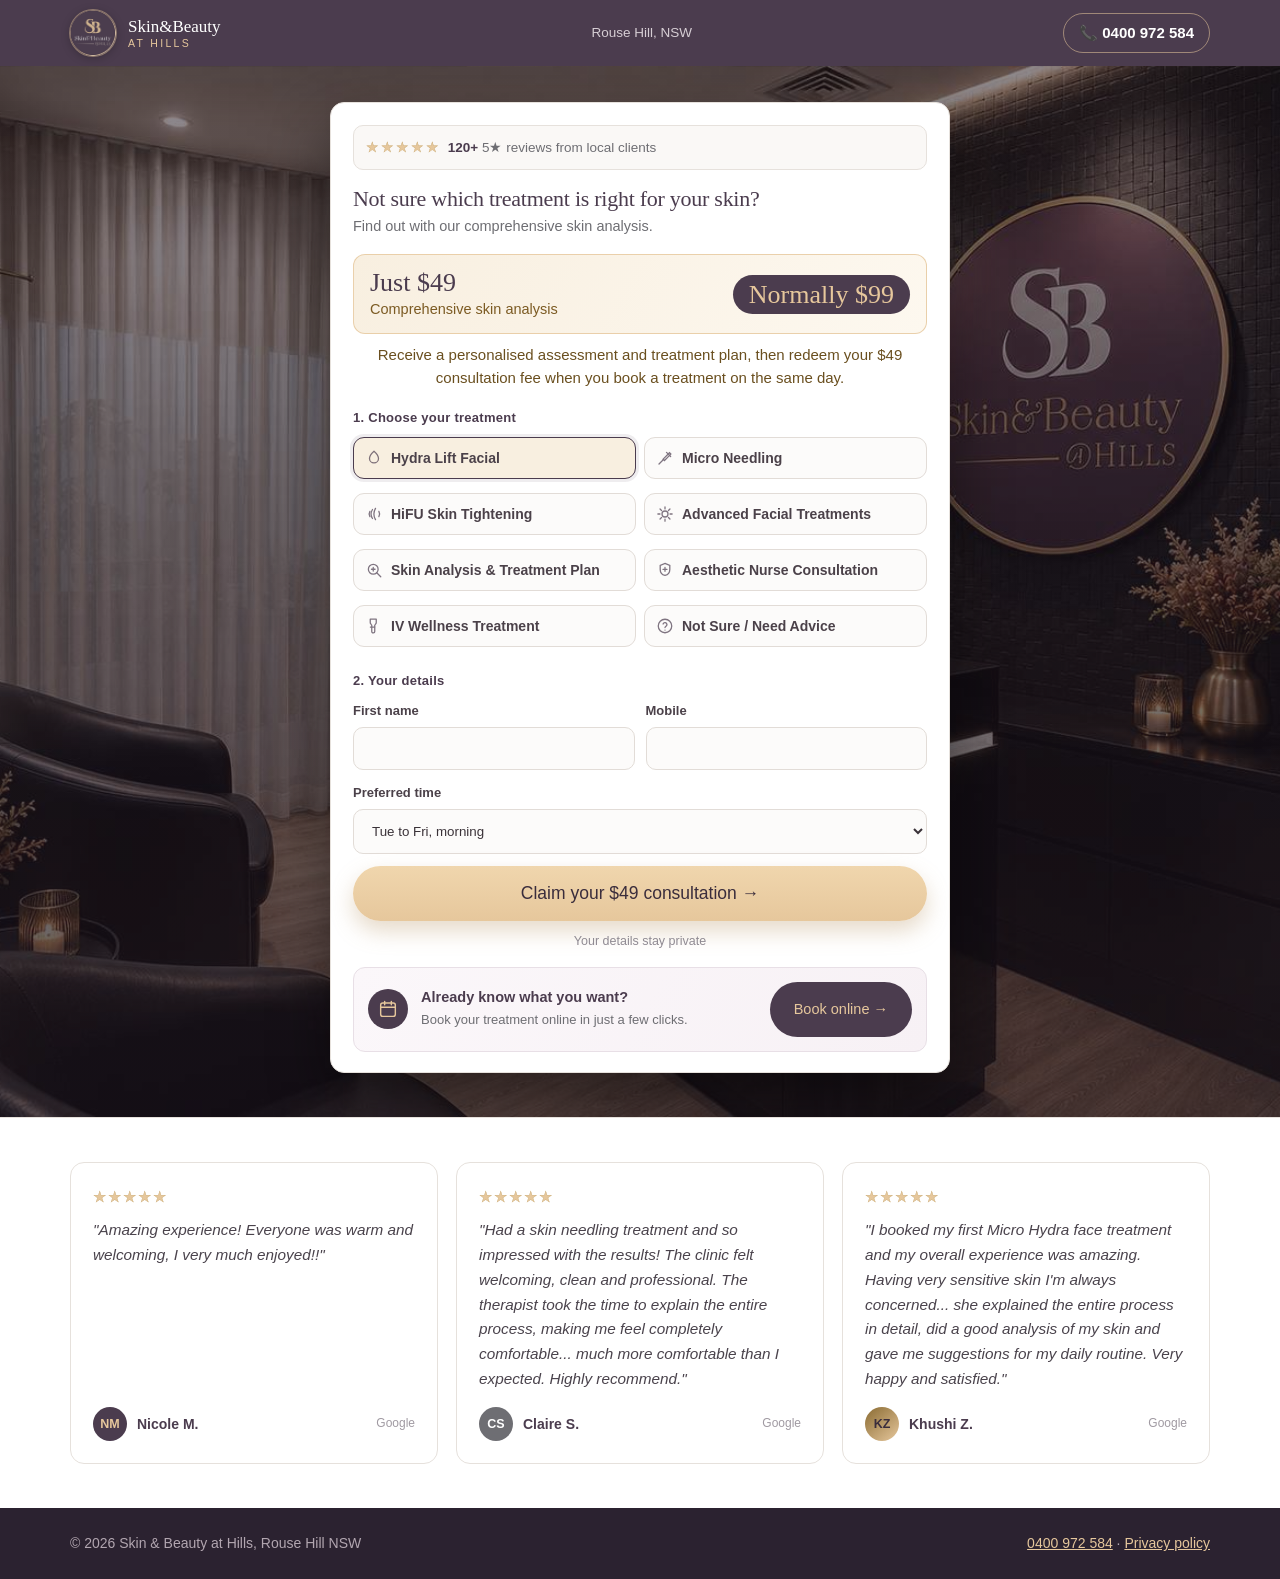
<file: skinbeauty/index.html>
<!doctype html>
<html lang="en-AU">
<head>
<meta charset="utf-8">
<meta name="viewport" content="width=device-width,initial-scale=1">
<meta name="color-scheme" content="light">
<title>Book a Treatment in Rouse Hill | Skin &amp; Beauty at Hills</title>
<meta name="description" content="Facials, micro needling, HiFU and more at Skin &amp; Beauty at Hills, Rouse Hill. Choose your treatment and we call you back within the hour to confirm a time.">
<meta name="robots" content="noindex,follow">
<meta property="og:title" content="Skin & Beauty at Hills, Rouse Hill">
<meta property="og:description" content="Choose your treatment and we call you back within the hour to confirm a time.">
<link rel="icon" href="data:image/svg+xml,%3Csvg xmlns='http://www.w3.org/2000/svg' viewBox='0 0 64 64'%3E%3Ccircle cx='32' cy='32' r='31' fill='%234B3C4E' stroke='%23E6C79C' stroke-width='2'/%3E%3Ctext x='32' y='42' font-family='Georgia,serif' font-size='27' fill='%23E6C79C' text-anchor='middle'%3ESB%3C/text%3E%3C/svg%3E">

<!-- ===== Google Tag Manager (Skin & Beauty at Hills) ===== -->
<script>
(function(w,d,s,l,i){w[l]=w[l]||[];w[l].push({'gtm.start':new Date().getTime(),event:'gtm.js'});
var f=d.getElementsByTagName(s)[0],j=d.createElement(s),dl=l!='dataLayer'?'&l='+l:'';j.async=true;
j.src='https://www.googletagmanager.com/gtm.js?id='+i+dl;f.parentNode.insertBefore(j,f);})
(window,document,'script','dataLayer','GTM-T2CM9RJ3');
</script>

<style>
/* ===== Brand palette, from the Modern Luxury board =====
   Pearl #F4F4F4 · Cool Taupe #B8ADA4 · Deep Plum #4B3C4E · Smoke Grey #6E6E73 · Soft Champagne #E6C79C */
:root{
  --pearl:#f4f4f4; --taupe:#b8ada4; --taupe-soft:#efeae6; --plum:#4b3c4e; --plum-d:#3a2d3c;
  --grey:#6e6e73; --champ:#e6c79c; --champ-soft:#f8efe0; --white:#fff;
  --ink:#3a3238; --line:#e6e1dc; --ok:#2f7d5d;
  --r:14px; --shadow:0 18px 46px rgba(75,60,78,.14);
  --burg:#7a2440; --burg-d:#5d1a30;
}
*{box-sizing:border-box}
/* keep the brand palette on phones that force a dark theme (Samsung Internet, some Chrome builds) */
:root{color-scheme:only light}
html{-webkit-text-size-adjust:100%;scroll-behavior:smooth;forced-color-adjust:none}
body{margin:0;background:var(--pearl);color:var(--ink);
  font:400 17px/1.62 Inter,-apple-system,BlinkMacSystemFont,"Segoe UI",Manrope,Roboto,Helvetica,Arial,sans-serif}
h1,h2,h3{font-family:"Playfair Display",Georgia,"Times New Roman",serif;font-weight:400;
  margin:0 0 .5em;line-height:1.14;letter-spacing:-.012em;color:var(--plum)}
h1{font-size:clamp(31px,4.9vw,48px)}
h2{font-size:clamp(25px,3.4vw,34px)}
p{margin:0 0 1em}
img,svg{max-width:100%;display:block}
.wrap{width:min(1140px,92vw);margin:0 auto}

/* top strip: no nav, only brand + phone */
.topbar{background:var(--plum);color:#efe8ec}
.topbar .wrap{display:flex;align-items:center;justify-content:space-between;gap:14px;padding:10px 0}
.brand{display:flex;align-items:center;gap:12px}
.brand img{width:46px;height:46px;flex:0 0 46px;border-radius:50%;
  box-shadow:0 0 0 1px rgba(230,199,156,.45),0 2px 10px rgba(0,0,0,.25)}
.brand .txt{font-family:"Playfair Display",Georgia,serif;font-size:17px;color:#fff;line-height:1.15}
.brand .txt small{display:block;font-size:10.5px;letter-spacing:.22em;color:var(--champ);font-family:Inter,Arial,sans-serif}
.topbar .loc{font-size:13.5px;opacity:.85}
.topbar a.tel{color:#fff;text-decoration:none;font-weight:700;font-size:15px;
  border:1px solid rgba(230,199,156,.55);padding:7px 15px;border-radius:99px;white-space:nowrap}
.topbar a.tel:hover{background:var(--champ);color:var(--plum);border-color:var(--champ)}

/* page body: just the form, centred */
.lp{position:relative;overflow:hidden;padding:36px 0 44px}
.lp:before{content:"";position:absolute;inset:0;
  background:radial-gradient(700px 340px at 50% -14%,#fff 0%,rgba(255,255,255,0) 62%),
             linear-gradient(180deg,var(--taupe-soft) 0%,var(--pearl) 78%)}
.wrap.narrow{position:relative;width:min(620px,92vw)}
.revsec{background:var(--white);border-top:1px solid var(--line);padding:44px 0}

/* hero */
.hero{position:relative;overflow:hidden;padding:40px 0 52px}
.hero:before{content:"";position:absolute;inset:0;
  background:radial-gradient(720px 380px at 8% -12%,#fff 0%,rgba(255,255,255,0) 62%),
             linear-gradient(180deg,var(--taupe-soft) 0%,var(--pearl) 74%)}
.hero .wrap{position:relative;display:grid;grid-template-columns:1.02fr .98fr;gap:42px;align-items:start}
.eyebrow{display:inline-flex;align-items:center;gap:8px;background:var(--champ-soft);color:#7c5b23;
  border:1px solid rgba(230,199,156,.7);border-radius:99px;padding:7px 15px;font-size:12.5px;
  font-weight:700;letter-spacing:.09em;text-transform:uppercase;margin-bottom:17px}
.hero h1 em{font-style:normal;color:#8a6b32}
.lede{font-size:18.5px;color:var(--grey);max-width:35ch}
.ticks{list-style:none;padding:0;margin:20px 0 24px;display:grid;gap:10px}
.ticks li{display:flex;gap:11px;align-items:flex-start;font-size:16.5px}
.ticks svg{flex:0 0 21px;margin-top:3px}
.microtrust{margin-top:18px;font-size:14.5px;color:var(--grey);display:flex;align-items:center;gap:9px;flex-wrap:wrap}
.stars{color:var(--champ);letter-spacing:2px;-webkit-text-stroke:.4px #c9a86f}

/* booking card + service picker */
.card{background:var(--white);border:1px solid var(--line);border-radius:var(--r);box-shadow:var(--shadow);padding:22px 22px 20px}
.card h2{font-size:22px;margin-bottom:4px}
.card .sub{font-size:14.5px;color:var(--grey);margin-bottom:16px}
.offer{display:flex;flex-wrap:wrap;align-items:center;gap:10px 12px;margin-bottom:14px;padding:14px 16px;border-radius:12px;
  background:linear-gradient(120deg,var(--champ-soft),#fdf8ef);border:1px solid rgba(230,199,156,.8)}
.offer .free{font-family:"Playfair Display",Georgia,serif;font-size:26px;color:var(--plum);line-height:1.05}
.offer .what{font-size:14.5px;color:#7c5b23;line-height:1.35;margin-top:3px}
.offer .worth{margin-left:auto;background:var(--plum);color:var(--champ);
  font-family:"Playfair Display",Georgia,serif;font-size:26px;line-height:1.05;
  padding:6px 16px;border-radius:99px;white-space:nowrap}
/* reviews + hours, above the treatment picker */
.cardtrust{display:flex;flex-wrap:wrap;align-items:center;justify-content:space-between;gap:8px;
  margin-bottom:16px;padding:10px 12px;border-radius:10px;background:#faf8f6;border:1px solid var(--line);
  font-size:13.5px;color:var(--grey)}
.cardtrust b{color:var(--plum)}
.cardtrust .stars{font-size:14px;margin-right:3px}
.cardtrust .hours{display:flex;align-items:center;gap:6px}
.cardtrust .hours svg{width:15px;height:15px;color:var(--plum);opacity:.75}

/* "already know what you want" — second path, straight to their booking system */
.already{display:flex;align-items:center;gap:13px;margin-top:16px;padding:14px;border-radius:12px;
  background:linear-gradient(120deg,#fbf7fa,#f7f1f5);border:1px solid #e8dfe6}
.already .ico{flex:0 0 40px;width:40px;height:40px;border-radius:50%;background:var(--plum);
  display:grid;place-items:center;color:var(--champ)}
.already .ico svg{width:20px;height:20px}
.already .txt{flex:1;line-height:1.35}
.already .txt b{display:block;font-size:14.5px;color:var(--plum)}
.already .txt span{font-size:13px;color:var(--grey)}
.bk{background:var(--plum);color:var(--champ);border:1.5px solid var(--plum);
  padding:12px 18px;font-size:14.5px;white-space:nowrap}
.bk:hover{background:var(--plum-d);border-color:var(--plum-d)}
.offernote{font-size:15px;color:#6a4f1f;line-height:1.5;margin:-4px 0 18px;text-align:center}

.bk-light{background:transparent;color:#fff;border:1.5px solid rgba(255,255,255,.55)}
.bk-light:hover{background:#fff;color:var(--plum);border-color:#fff}

.picklabel{font-size:13px;font-weight:700;color:var(--plum);margin-bottom:9px;letter-spacing:.02em}
.picker{display:grid;grid-template-columns:1fr 1fr;gap:8px;margin-bottom:17px}
.pick{position:relative}
.pick input{position:absolute;opacity:0;pointer-events:none}
.pick span{display:flex;align-items:center;gap:8px;height:100%;padding:11px 11px;border:1.5px solid #e2dcd7;
  border-radius:11px;font-size:14px;font-weight:600;line-height:1.25;cursor:pointer;background:#fcfbfa;transition:.15s}
.pick span svg{flex:0 0 18px;color:var(--plum);opacity:.7}
.pick span:hover{border-color:var(--taupe);background:#fff}
.pick input:checked+span{border-color:var(--plum);background:var(--champ-soft);box-shadow:0 0 0 3px rgba(75,60,78,.09)}
.pick input:focus-visible+span{outline:2px solid var(--plum);outline-offset:2px}
.field{margin-bottom:12px}
label{display:block;font-size:13px;font-weight:700;margin-bottom:6px;color:#4b4149}
input[type=text],input[type=tel],input[type=email],select{width:100%;padding:13px 14px;border:1.5px solid #e2dcd7;
  border-radius:10px;font:400 16px inherit;background:#fcfbfa;color:var(--ink)}
input:focus,select:focus{outline:0;border-color:var(--plum);box-shadow:0 0 0 3px rgba(75,60,78,.12);background:#fff}
.row2{display:grid;grid-template-columns:1fr 1fr;gap:11px}
.err{border-color:#c0392b !important;background:#fff6f5 !important}
.btn{display:inline-flex;align-items:center;justify-content:center;gap:9px;border:0;cursor:pointer;
  font:700 17px/1 inherit;padding:16px 24px;border-radius:99px;text-decoration:none;transition:.18s}
.b1{background:linear-gradient(180deg,#f0d6ad,var(--champ));color:var(--plum-d);box-shadow:0 10px 22px rgba(184,150,100,.35)}
.b1:hover{transform:translateY(-2px);filter:brightness(1.04)}
.b2{background:transparent;color:var(--plum);border:1.5px solid #d8cec8}
.b2:hover{background:#fff}
.b3{background:linear-gradient(180deg,#5b4a5e,var(--plum-d));color:#fff;box-shadow:0 10px 22px rgba(58,45,60,.28)}
.b3:hover{transform:translateY(-2px)}
.card .b1{width:100%;padding:17px;font-size:17.5px}
.fineprint{font-size:12.5px;color:#8f8a92;text-align:center;margin:11px 0 0;line-height:1.45}
.hp{position:absolute;left:-9999px;opacity:0;height:0;width:0}
.msg{display:none;background:#eef7f1;border:1px solid #bfe0cd;color:#1f5d43;border-radius:11px;padding:22px 20px;text-align:center}
.msg.on{display:block}
.msg strong{display:block;font-size:18px;margin-bottom:8px}
.msg p{margin:0 0 8px;font-size:15.5px}
.msg .urgent{margin:0;font-size:15px}
.msg .urgent a{color:#1f5d43;font-weight:700;white-space:nowrap}
/* after a successful submit the card shows the confirmation only */
.card.sent .cardtrust,.card.sent h2,.card.sent .sub,.card.sent .already,
.card.sent .offer,.card.sent .offernote{display:none}

/* sections */
section{padding:58px 0}
.band{background:var(--white);border-block:1px solid var(--line)}
.center{text-align:center;max-width:660px;margin:0 auto 34px}
.center p{color:var(--grey)}
.g3{display:grid;grid-template-columns:repeat(3,1fr);gap:20px}
.tile{background:var(--pearl);border:1px solid var(--line);border-radius:var(--r);padding:26px 22px}
.band .tile{background:var(--pearl)}
.tile i{display:grid;place-items:center;width:44px;height:44px;border-radius:12px;background:var(--champ-soft);margin-bottom:14px;font-style:normal}
.tile i svg{width:22px;height:22px;stroke:#8a6b32;fill:none;stroke-width:1.7;stroke-linecap:round;stroke-linejoin:round}
.tile h3{font-size:20px;margin-bottom:6px}
.tile p{font-size:15.5px;color:var(--grey);margin:0}

/* trust strip */
.trust{background:var(--plum);color:#e9e1e7}
.trust .wrap{display:grid;grid-template-columns:repeat(4,1fr);gap:18px;padding:22px 0;text-align:center}
.trust b{display:block;color:var(--champ);font-family:"Playfair Display",Georgia,serif;font-size:24px;margin-bottom:2px}
.trust span{font-size:13.5px;opacity:.9}

/* AI analysis explainer */
.aiwrap{display:grid;grid-template-columns:.92fr 1.08fr;gap:38px;align-items:center}
.scan{margin:0;background:linear-gradient(165deg,#fff,#f6f1ec);border:1px solid var(--line);
  border-radius:16px;padding:18px 18px 12px;box-shadow:0 14px 34px rgba(75,60,78,.08)}
.scan svg{width:100%;height:auto}
.scan figcaption{margin-top:10px;padding-top:11px;border-top:1px solid var(--line);font-size:13px;color:var(--grey);line-height:1.5}
.chk{list-style:none;padding:0;margin:0 0 22px;display:grid;gap:12px}
.chk li{display:flex;gap:11px;font-size:16.5px}
.chk b{color:var(--plum)}

/* real results */
.bagrid{display:grid;grid-template-columns:repeat(3,1fr);gap:20px;max-width:1000px;margin:0 auto}
.ba{margin:0;background:var(--white);border:1px solid var(--line);border-radius:16px;
  padding:10px;box-shadow:0 14px 34px rgba(75,60,78,.09)}
.ba img{width:100%;height:auto;border-radius:10px;display:block}
.baftr{max-width:640px;margin:30px auto 0;text-align:center}
.baftr p{color:var(--grey);font-size:16px}
.todo{background:#fdf6e9;border:1px dashed #e0c58c;color:#7c5b23;font-size:13px;
  padding:11px 14px;border-radius:10px;margin-top:16px;text-align:center}

/* steps */
.steps{display:grid;grid-template-columns:repeat(3,1fr);gap:18px;counter-reset:s}
.step{background:var(--white);border:1px solid var(--line);border-radius:var(--r);padding:24px 20px}
.step:before{counter-increment:s;content:counter(s);display:grid;place-items:center;width:34px;height:34px;
  border-radius:50%;background:var(--plum);color:var(--champ);font-family:"Playfair Display",Georgia,serif;font-size:15px;margin-bottom:12px}
.step h3{font-size:18.5px;margin-bottom:5px}
.step p{font-size:15px;color:var(--grey);margin:0}

/* reviews */
.revs{display:grid;grid-template-columns:repeat(3,1fr);gap:18px;align-items:stretch}
.rev{display:flex;flex-direction:column}
.rev p{flex:1}
.rev{background:var(--white);border:1px solid var(--line);border-radius:var(--r);padding:22px}
.rev p{font-size:15.3px;font-style:italic;color:#4a434c}
.rev .who{font-size:14px;font-weight:700;color:var(--plum);display:flex;align-items:center;gap:10px}
.av{width:34px;height:34px;border-radius:50%;display:grid;place-items:center;font-size:12.5px;font-weight:700;
  color:var(--champ);background:var(--plum);flex:0 0 34px;font-style:normal}
.rev:nth-child(2) .av{background:#6e6e73;color:#fff}
.rev:nth-child(3) .av{background:linear-gradient(140deg,#8a6b32,var(--champ));color:var(--plum-d)}
.rev .stars{font-size:15px;margin-bottom:9px;color:var(--champ);-webkit-text-stroke:.4px #c9a86f}
.rev .src{font-size:12px;color:#a09aa2;font-weight:400;margin-left:auto}

/* faq */
.faq{max-width:760px;margin:0 auto}
details{background:var(--white);border:1px solid var(--line);border-radius:11px;padding:15px 18px;margin-bottom:10px}
details[open]{border-color:#ddd0c4}
summary{cursor:pointer;font-weight:700;list-style:none;display:flex;justify-content:space-between;gap:14px;align-items:center;color:var(--plum)}
summary::-webkit-details-marker{display:none}
summary:after{content:"+";color:#8a6b32;font-size:21px;line-height:1}
details[open] summary:after{content:"–"}
details p{margin:11px 0 0;font-size:15.5px;color:var(--grey)}

/* final */
.final{background:linear-gradient(140deg,var(--plum) 0%,#2e2431 100%);color:#fff;text-align:center}
.final h2{color:#fff}
.final p{color:#ded2da;max-width:54ch;margin-inline:auto}
footer{background:#2b2230;color:#b2a6b0;font-size:14px;padding:24px 0}
footer .wrap{display:flex;flex-wrap:wrap;gap:12px;justify-content:space-between;align-items:center}
footer a{color:var(--champ)}



@media(max-width:900px){
  .hero .wrap,.aiwrap{grid-template-columns:1fr;gap:28px}
  .bagrid{grid-template-columns:1fr;max-width:420px}
  .g3,.revs,.steps{grid-template-columns:1fr}
  .trust .wrap{grid-template-columns:1fr 1fr}
  section{padding:44px 0}
  .topbar .wrap{flex-wrap:wrap;justify-content:center;gap:6px}
  .topbar .loc{width:100%;text-align:center;font-size:12.5px;order:3}
  .topbar a.tel{display:none}
}
@media(max-width:560px){
  .row2{grid-template-columns:1fr}
  .picker{grid-template-columns:1fr}
  .already{flex-wrap:wrap}
  .already .txt{flex:1 1 60%}
  .already .bk{width:100%;margin-top:4px}
}
@media(prefers-reduced-motion:reduce){*{transition:none!important;scroll-behavior:auto}}

/* The store's floating contact-form widget is injected site-wide by an app.
   It pulls people off this page, so it stays hidden here only. */
[id*="qikify"],[class*="qikify"],
[id*="contactform"],[class*="contactform"],
[id*="contact-form-widget"],[class*="contact-form-widget"]{display:none!important}
/* the clinic's own reception photo behind the card, same treatment as the Meta page.
   clinic-bg.jpg already lives in the theme's Assets. */
.lp:before{background-image:linear-gradient(rgba(28,20,30,.5),rgba(28,20,30,.68)),url('assets/clinic-bg.jpg');
  background-size:cover;background-position:64% center}
.card{box-shadow:0 26px 60px rgba(0,0,0,.45)}
@media(max-width:700px){
  /* a phone card fills the screen, so the photo becomes a band across the top instead */
  .lp{padding-top:172px;background:linear-gradient(180deg,var(--taupe-soft) 0%,var(--pearl) 60%)}
  .lp:before{bottom:auto;height:196px;background-position:center 46%;
    background-image:linear-gradient(rgba(28,20,30,.12),rgba(28,20,30,.42)),url('assets/clinic-bg.jpg')}
}
</style>
</head>
<body>
<noscript><iframe src="https://www.googletagmanager.com/ns.html?id=GTM-T2CM9RJ3" height="0" width="0" style="display:none;visibility:hidden"></iframe></noscript>

<div class="topbar">
  <div class="wrap">
    <div class="brand">
      <img src="assets/logo.png" width="46" height="46" alt="Skin &amp; Beauty at Hills logo">
      <div class="txt">Skin&amp;Beauty<small>AT HILLS</small></div>
    </div>
    <span class="loc">Rouse Hill, NSW</span>
    <a class="tel" href="tel:+61400972584" data-cta="header-call">📞 0400 972 584</a>
  </div>
</div>

<main class="lp">
  <div class="wrap narrow">
<div class="card" id="book">
      <div class="cardtrust">
        <div><span class="stars">★★★★★</span> <b>120+</b> 5★ reviews from local clients</div>
      </div>

      <h2>Not sure which treatment is right for your skin?</h2>
      <p class="sub">Find out with our comprehensive skin analysis.</p>

      <div class="offer">
        <div>
          <div class="free">Just $49</div>
          <div class="what">Comprehensive skin analysis</div>
        </div>
        <span class="worth">Normally $99</span>
      </div>
      <p class="offernote">Receive a personalised assessment and treatment plan, then redeem your
        $49 consultation fee when you book a treatment on the same day.</p>

      <form id="leadForm" novalidate>
        <div class="picklabel">1. Choose your treatment</div>
        <div class="picker">
          <label class="pick"><input type="radio" name="service" value="Hydra Lift Facial" checked>
            <span><svg viewBox="0 0 24 24" fill="none" stroke="currentColor" stroke-width="1.7" stroke-linecap="round"><path d="M12 3s6 5.4 6 9.6A6 6 0 016 12.6C6 8.4 12 3 12 3z"/></svg> Hydra Lift Facial</span></label>

          <label class="pick"><input type="radio" name="service" value="Micro Needling">
            <span><svg viewBox="0 0 24 24" fill="none" stroke="currentColor" stroke-width="1.7" stroke-linecap="round"><path d="M4 20l6-6"/><path d="M9.5 13.5L18 5l1.8 1.8-8.5 8.5z"/><path d="M14 4.5l5.5 5.5"/></svg> Micro Needling</span></label>

          <label class="pick"><input type="radio" name="service" value="HiFU Skin Tightening">
            <span><svg viewBox="0 0 24 24" fill="none" stroke="currentColor" stroke-width="1.7" stroke-linecap="round"><path d="M6.5 8.5a7 7 0 000 7"/><path d="M10 6a11 11 0 000 12"/><path d="M14 4.5a15 15 0 000 15"/><path d="M18.5 8.5a7 7 0 010 7"/></svg> HiFU Skin Tightening</span></label>

          <label class="pick"><input type="radio" name="service" value="Advanced Facial Treatments">
            <span><svg viewBox="0 0 24 24" fill="none" stroke="currentColor" stroke-width="1.7" stroke-linecap="round"><circle cx="12" cy="12" r="4"/><path d="M12 2.5v2.8M12 18.7v2.8M2.5 12h2.8M18.7 12h2.8M5.4 5.4l2 2M16.6 16.6l2 2M18.6 5.4l-2 2M7.4 16.6l-2 2"/></svg> Advanced Facial Treatments</span></label>

          <label class="pick"><input type="radio" name="service" value="Skin Analysis & Treatment Plan">
            <span><svg viewBox="0 0 24 24" fill="none" stroke="currentColor" stroke-width="1.7" stroke-linecap="round"><circle cx="11" cy="11" r="6.5"/><path d="M15.6 15.6L21 21"/><path d="M8.6 11h4.8M11 8.6v4.8"/></svg> Skin Analysis &amp; Treatment Plan</span></label>

          <label class="pick"><input type="radio" name="service" value="Aesthetic Nurse Consultation">
            <span><svg viewBox="0 0 24 24" fill="none" stroke="currentColor" stroke-width="1.7" stroke-linecap="round"><path d="M12 3.2l6.4 2.6v5.4c0 3.9-2.7 7.1-6.4 8-3.7-.9-6.4-4.1-6.4-8V5.8z"/><path d="M12 8.6v5.2M9.4 11.2h5.2"/></svg> Aesthetic Nurse Consultation</span></label>

          <label class="pick"><input type="radio" name="service" value="IV Wellness Treatment">
            <span><svg viewBox="0 0 24 24" fill="none" stroke="currentColor" stroke-width="1.7" stroke-linecap="round" stroke-linejoin="round"><path d="M9 2.8h6v4.4a3 3 0 01-.6 1.8L13 11v8.4a1.8 1.8 0 01-1.8 1.8h-.4a1.8 1.8 0 01-1.8-1.8V11L7.6 9a3 3 0 01-.6-1.8V2.8z"/><path d="M7.2 13.4h5.6"/></svg> IV Wellness Treatment</span></label>

          <label class="pick"><input type="radio" name="service" value="Not Sure / Need Advice">
            <span><svg viewBox="0 0 24 24" fill="none" stroke="currentColor" stroke-width="1.7" stroke-linecap="round"><circle cx="12" cy="12" r="9"/><path d="M9.4 9.3a2.7 2.7 0 015.2.9c0 1.8-2.6 2.2-2.6 3.9"/><path d="M12 17.4h.01"/></svg> Not Sure / Need Advice</span></label>
        </div>

        <div class="picklabel">2. Your details</div>
        <div class="row2">
          <div class="field"><label for="fname">First name</label><input id="fname" name="fname" type="text" autocomplete="given-name" required></div>
          <div class="field"><label for="phone">Mobile</label><input id="phone" name="phone" type="tel" inputmode="tel" autocomplete="tel" required></div>
        </div>
        <div class="field"><label for="pref">Preferred time</label>
          <select id="pref" name="pref">
            <option>Tue to Fri, morning</option>
            <option>Tue to Fri, afternoon</option>
            <option>Tue to Fri, evening</option>
            <option>Saturday</option>
            <option>Whenever is soonest</option>
          </select>
        </div>

        <input class="hp" type="text" name="company" tabindex="-1" autocomplete="off" aria-hidden="true">
        <button class="btn b1" type="submit">Claim your $49 consultation →</button>
        <p class="fineprint">Your details stay private</p>
      </form>

      <div class="msg" id="thanks">
        <strong>Thank you. We have your request.</strong>
        <p>We will call you back during the time you indicated.</p>
        <p class="urgent">If urgent, please call us on <a href="tel:+61400972584" data-cta="thanks-call">0400 972 584</a></p>
      </div>

      <div class="already">
        <div class="ico"><svg viewBox="0 0 24 24" fill="none" stroke="currentColor" stroke-width="1.7" stroke-linecap="round"><rect x="3.2" y="4.8" width="17.6" height="16" rx="2.6"/><path d="M8 2.8v4M16 2.8v4M3.2 9.8h17.6"/></svg></div>
        <div class="txt">
          <b>Already know what you want?</b>
          <span>Book your treatment online in just a few clicks.</span>
        </div>
        <a class="btn bk" href="https://services.skinandbeautyathills.com.au/skinandbeautyathills-776/rousehill/home"
           target="_blank" rel="noopener" data-cta="book-online-card">Book online →</a>
      </div>
    </div>
  </div>
</main>

<section class="revsec">
  <div class="wrap">
<div class="revs">
      <div class="rev">
        <div class="stars">★★★★★</div>
        <p>"Amazing experience! Everyone was warm and welcoming, I very much enjoyed!!"</p>
        <div class="who"><span class="av">NM</span> Nicole M. <span class="src">Google</span></div>
      </div>
      <div class="rev">
        <div class="stars">★★★★★</div>
        <p>"Had a skin needling treatment and so impressed with the results! The clinic felt welcoming, clean and professional. The therapist took the time to explain the entire process, making me feel completely comfortable... much more comfortable than I expected. Highly recommend."</p>
        <div class="who"><span class="av">CS</span> Claire S. <span class="src">Google</span></div>
      </div>
      <div class="rev">
        <div class="stars">★★★★★</div>
        <p>"I booked my first Micro Hydra face treatment and my overall experience was amazing. Having very sensitive skin I'm always concerned... she explained the entire process in detail, did a good analysis of my skin and gave me suggestions for my daily routine. Very happy and satisfied."</p>
        <div class="who"><span class="av">KZ</span> Khushi Z. <span class="src">Google</span></div>
      </div>
    </div>
  </div>
</section>

<footer><div class="wrap">
  <span>&copy; 2026 Skin &amp; Beauty at Hills, Rouse Hill NSW</span>
  <span><a href="tel:+61400972584">0400 972 584</a> &middot;
    <a href="https://skinandbeautyathills.com.au/policies/privacy-policy" target="_blank" rel="noopener">Privacy policy</a></span>
</div></footer>

<script type="application/ld+json">
{"@context":"https://schema.org","@type":"BeautySalon","name":"Skin & Beauty at Hills",
"telephone":"+61400972584","priceRange":"$$","email":"skinandbeautyathills@gmail.com",
"address":{"@type":"PostalAddress","addressLocality":"Rouse Hill","addressRegion":"NSW","addressCountry":"AU"},
"areaServed":"Rouse Hill, The Hills District NSW",
"aggregateRating":{"@type":"AggregateRating","ratingValue":"4.7","reviewCount":"135"}}
</script>

<script>
(function(){
  // Google Sheet endpoint: paste the Apps Script Web App URL here (see google-sheet-script.gs)
  var LEAD_ENDPOINT = 'https://script.google.com/macros/s/AKfycbx9iqqfsCi3uJOVG07ganD52Evs9SMaylzWb9-5gGwPBWfzt9Z6E94IwwbghHmycUCypA/exec';

  var dl = window.dataLayer = window.dataLayer || [];
  var form = document.getElementById('leadForm'),
      thanks = document.getElementById('thanks'),
      card = document.getElementById('book'),
      btn = form.querySelector('button[type=submit]'),
      started = false;

  document.addEventListener('click', function(e){
    var el = e.target.closest('[data-cta]'); if(!el) return;
    dl.push({event:'cta_click', cta_location:el.getAttribute('data-cta')});
    if((el.getAttribute('href')||'').indexOf('tel:') === 0){
      dl.push({event:'phone_call_click'});
    }
    // sends visitors straight to the clinic's booking system: worth measuring separately
    if(el.getAttribute('data-cta').indexOf('book-online') > -1){
      dl.push({event:'book_online_click', cta_location:el.getAttribute('data-cta')});
    }
  });

  form.addEventListener('change', function(e){
    if(e.target.name === 'service') dl.push({event:'service_selected', service:e.target.value});
  });
  form.addEventListener('input', function(){
    if(!started){ started = true; dl.push({event:'form_start'}); }
  });

  var hits = {25:false,50:false,75:false,90:false};
  window.addEventListener('scroll', function(){
    var pct = (scrollY + innerHeight) / document.body.scrollHeight * 100;
    Object.keys(hits).forEach(function(p){
      if(!hits[p] && pct >= +p){ hits[p] = true; dl.push({event:'scroll_depth', percent:+p}); }
    });
  }, {passive:true});

  function done(service){
    dl.push({event:'generate_lead', form_name:'treatment_enquiry', service:service, currency:'AUD'});
    // gtag('event','conversion',{'send_to':'AW-XXXXXXXXX/FormLabel','value':100,'currency':'AUD'});
    form.style.display = 'none';
    card.classList.add('sent');          // hides the heading, the trust strip and the booking panel
    thanks.classList.add('on');
    card.scrollIntoView({block:'center'});
  }

  form.addEventListener('submit', function(e){
    e.preventDefault();
    if(form.company.value) return;                     // honeypot

    var ok = true;
    ['fname','phone'].forEach(function(n){
      var f = form[n], v = f.value.trim();
      var good = n === 'phone' ? v.replace(/\D/g,'').length >= 8 : v.length >= 2;
      f.classList.toggle('err', !good);
      if(!good) ok = false;
    });
    if(!ok){ dl.push({event:'form_error'}); form.querySelector('.err').focus(); return; }

    var service = form.service.value;
    var payload = {
      service: service,
      first_name: form.fname.value.trim(),
      mobile: form.phone.value.trim(),
      preferred_time: form.pref.value,
      page: location.href,
      source: document.referrer || 'direct'
    };

    if(!LEAD_ENDPOINT){ done(service); return; }       // preview mode

    btn.disabled = true; btn.textContent = 'Sending...';

    // Show the confirmation once the lead is away, but never leave someone
    // staring at "Sending..." if the network is slow: 6 seconds is the ceiling.
    var finished = false;
    function finish(){ if(finished) return; finished = true; done(service); }
    setTimeout(finish, 6000);

    fetch(LEAD_ENDPOINT, {
      method:'POST', mode:'no-cors',
      headers:{'Content-Type':'text/plain;charset=utf-8'},
      body: JSON.stringify(payload)
    }).catch(function(){}).then(finish);
  });
})();
</script>
</body>
</html>
</file>
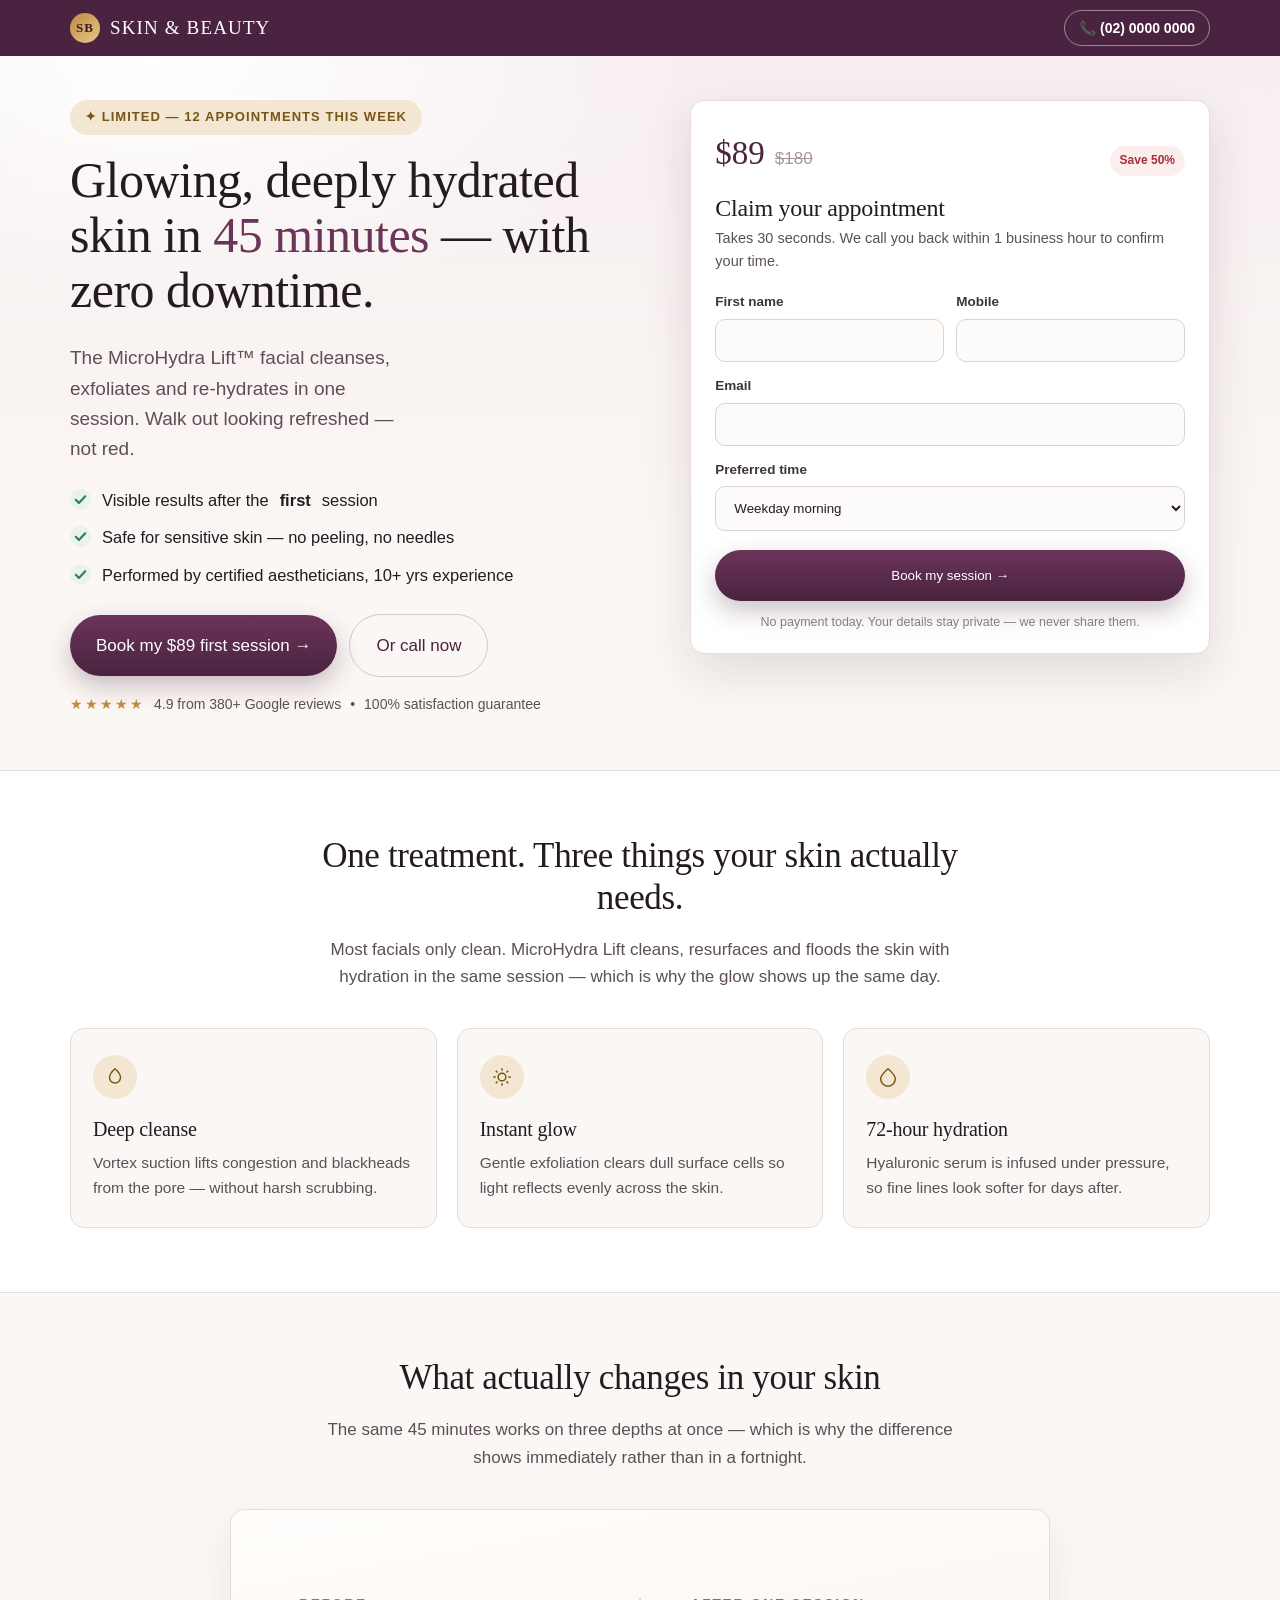
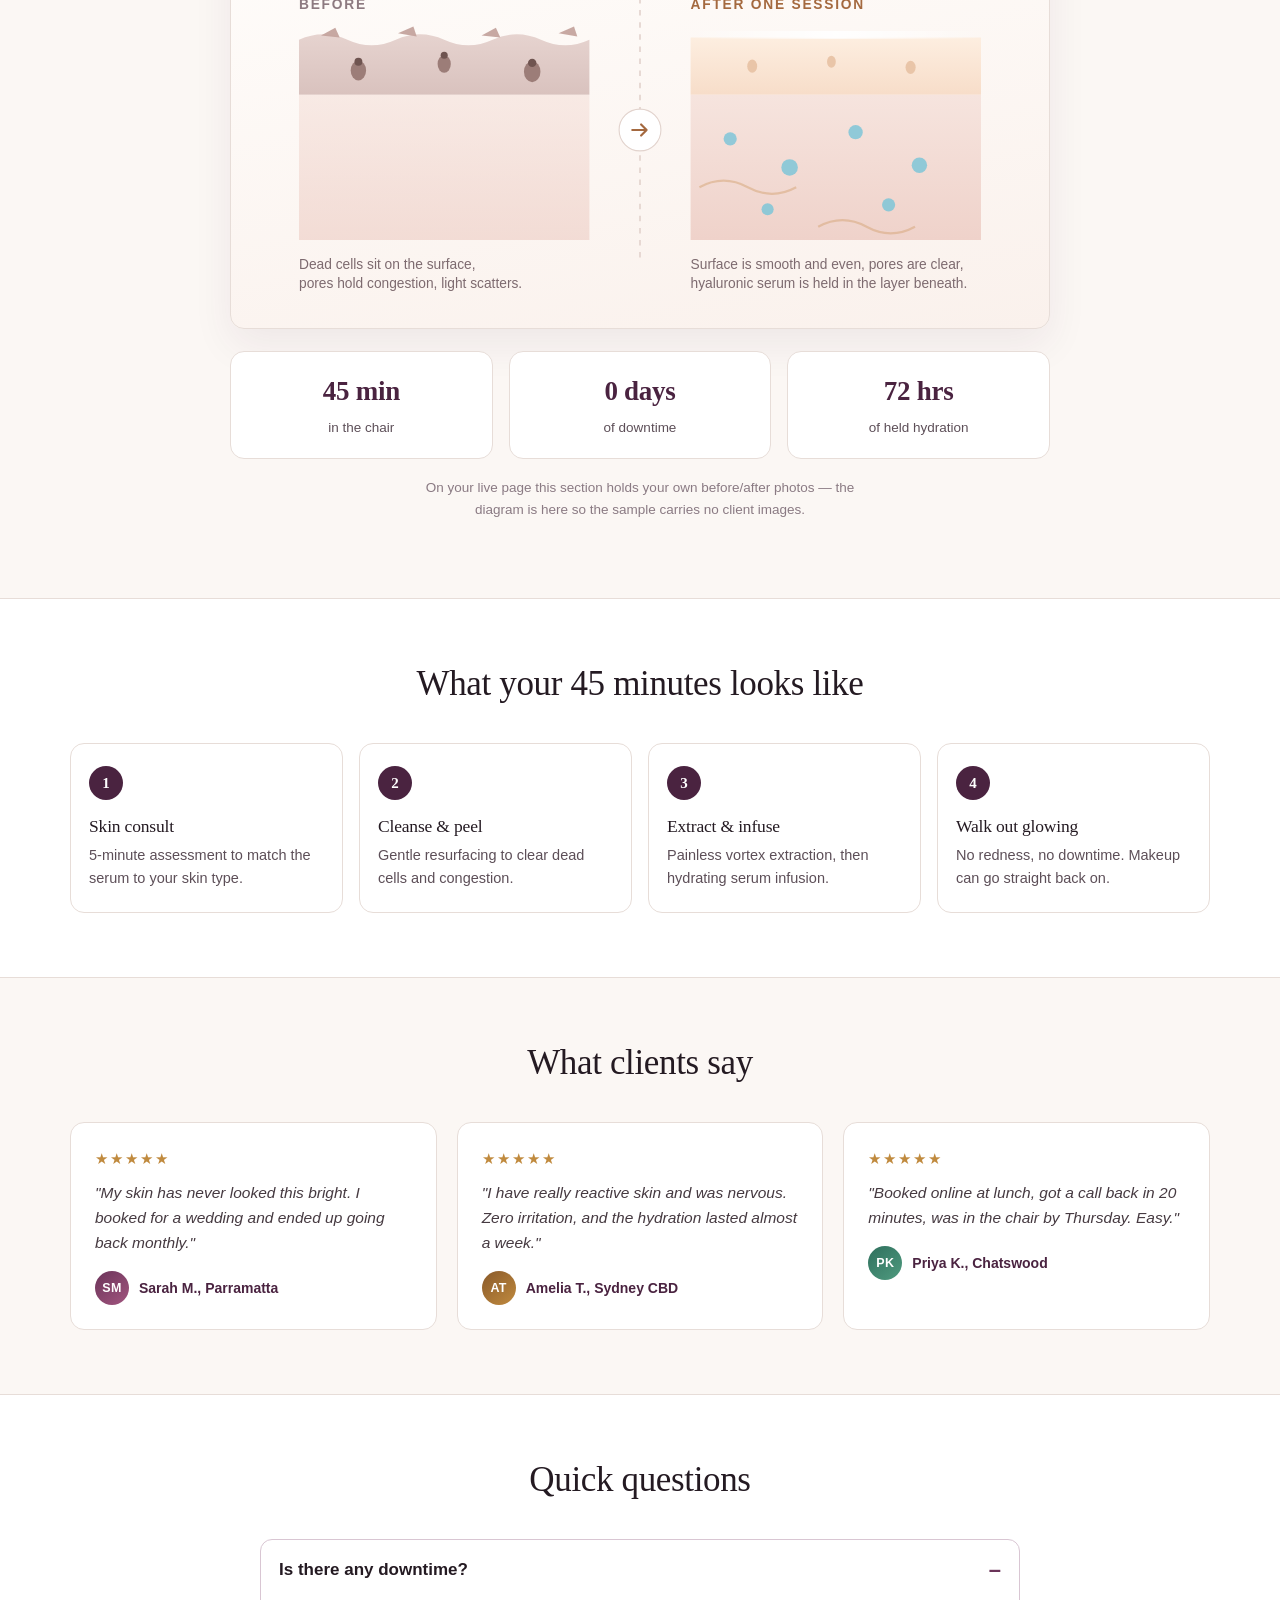
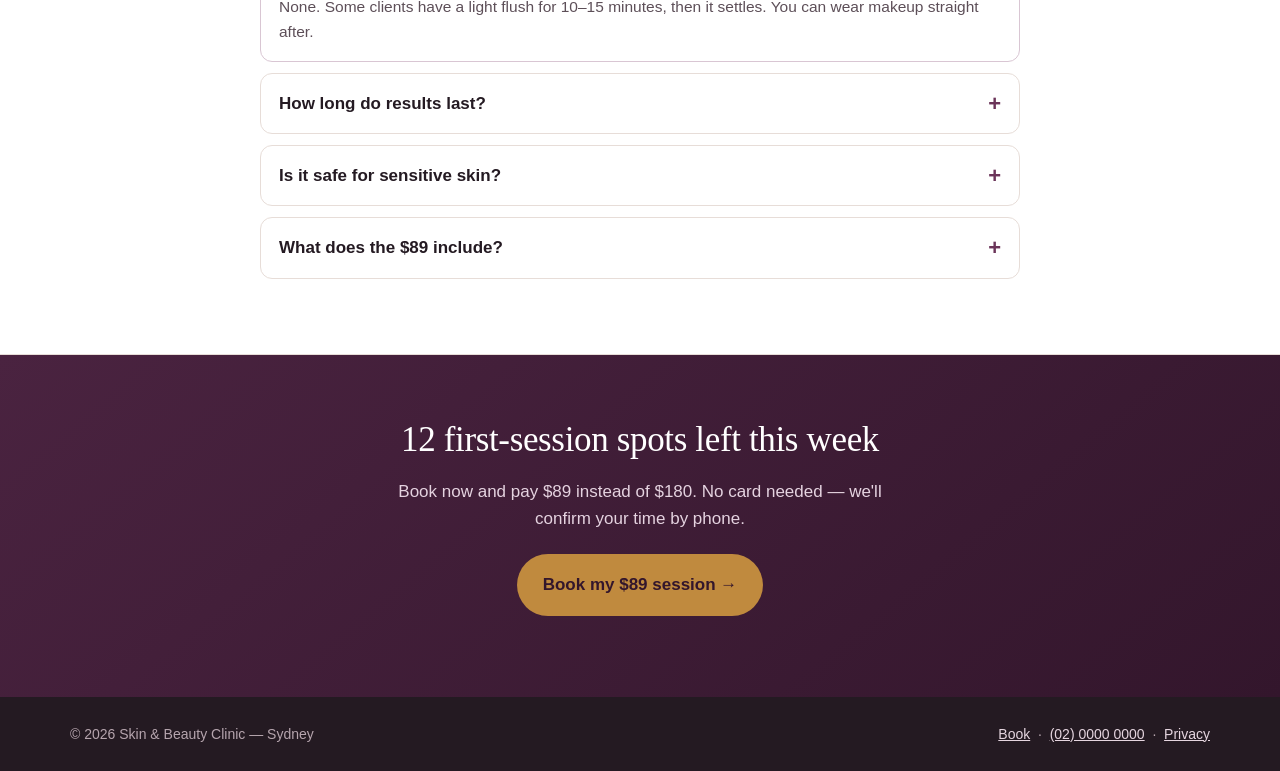
<file: samples/aesthetics.html>
<!doctype html>
<html lang="en">
<head>
<meta charset="utf-8">
<meta name="viewport" content="width=device-width,initial-scale=1">
<title>MicroHydra Lift Facial Sydney | Book Your First Session $89</title>
<meta name="description" content="Deep-cleansing hydrating facial that lifts, brightens and hydrates in 45 minutes. No downtime. First session $89 (usually $180). Book online in 30 seconds.">
<link rel="canonical" href="https://example.com/microhydra-lift/">
<link rel="icon" href="data:image/svg+xml,%3Csvg xmlns='http://www.w3.org/2000/svg' viewBox='0 0 64 64'%3E%3Crect width='64' height='64' rx='14' fill='%234a2340'/%3E%3Ctext x='32' y='43' font-family='Georgia,serif' font-size='30' fill='%23c08a3e' text-anchor='middle'%3ESB%3C/text%3E%3C/svg%3E">
<meta name="robots" content="index,follow">
<meta property="og:title" content="MicroHydra Lift Facial — First Session $89">
<meta property="og:description" content="Visibly brighter, hydrated skin in 45 minutes. No downtime. Limited weekly appointments.">
<meta property="og:type" content="website">

<!-- ===== Google Tag Manager (paste real GTM-XXXXXXX here) ===== -->
<script>
(function(w,d,s,l,i){w[l]=w[l]||[];w[l].push({'gtm.start':new Date().getTime(),event:'gtm.js'});
var f=d.getElementsByTagName(s)[0],j=d.createElement(s),dl=l!='dataLayer'?'&l='+l:'';j.async=true;
j.src='https://www.googletagmanager.com/gtm.js?id='+i+dl;f.parentNode.insertBefore(j,f);})
(window,document,'script','dataLayer','GTM-XXXXXXX');
</script>
<!-- ===== End GTM ===== -->

<style>
:root{
  --ink:#241a22; --ink-soft:#5d4f58; --line:#e7ddd8;
  --plum:#4a2340; --plum-2:#6b3459; --gold:#c08a3e; --gold-soft:#f3e6d2;
  --cream:#fbf7f4; --white:#fff; --ok:#2f7d5d;
  --r:14px; --shadow:0 18px 50px rgba(60,30,50,.13);
}
*{box-sizing:border-box}
html{-webkit-text-size-adjust:100%;scroll-behavior:smooth}
body{margin:0;background:var(--cream);color:var(--ink);
  font:400 17px/1.6 -apple-system,BlinkMacSystemFont,"Segoe UI",Roboto,Helvetica,Arial,sans-serif}
h1,h2,h3{font-family:Georgia,"Times New Roman",serif;font-weight:400;letter-spacing:-.01em;margin:0 0 .5em}
h1{font-size:clamp(31px,5.2vw,50px);line-height:1.1}
h2{font-size:clamp(25px,3.6vw,35px);line-height:1.2}
p{margin:0 0 1em}
img,svg{max-width:100%;display:block}
.wrap{width:min(1140px,92vw);margin:0 auto}

/* ---------- top strip (no nav = no exits) ---------- */
.topbar{background:var(--plum);color:#f4e9f0;font-size:14px}
.topbar .wrap{display:flex;align-items:center;justify-content:space-between;gap:14px;padding:10px 0}
.brand{display:flex;align-items:center;gap:10px;font-family:Georgia,serif;font-size:19px;color:#fff;letter-spacing:.06em}
.brand .mark{width:30px;height:30px;border-radius:50%;background:linear-gradient(140deg,var(--gold),#e9c88b);
  display:grid;place-items:center;color:#3a1c33;font-size:13px;font-weight:700}
.topbar a{color:#fff;text-decoration:none;font-weight:600;white-space:nowrap}
.topbar .phone{border:1px solid rgba(255,255,255,.45);padding:6px 14px;border-radius:99px}
.topbar .phone:hover{background:#fff;color:var(--plum)}

/* ---------- hero ---------- */
.hero{position:relative;padding:44px 0 54px;overflow:hidden}
.hero:before{content:"";position:absolute;inset:0;
  background:radial-gradient(900px 420px at 12% 0%,#fff 0%,rgba(255,255,255,0) 60%),
             linear-gradient(180deg,#f7eef0 0%,var(--cream) 70%)}
.hero .wrap{position:relative;display:grid;grid-template-columns:1.05fr .95fr;gap:46px;align-items:start}
.eyebrow{display:inline-flex;align-items:center;gap:8px;background:var(--gold-soft);color:#7a5518;
  border-radius:99px;padding:7px 15px;font-size:13px;font-weight:700;letter-spacing:.08em;text-transform:uppercase;margin-bottom:18px}
.hero h1 em{font-style:normal;color:var(--plum-2)}
.lede{font-size:19px;color:var(--ink-soft);max-width:33ch}
.ticks{list-style:none;padding:0;margin:22px 0 26px;display:grid;gap:11px}
.ticks li{display:flex;gap:11px;align-items:flex-start;font-size:16.5px}
.ticks svg{flex:0 0 21px;margin-top:2px}
.cta-row{display:flex;flex-wrap:wrap;gap:12px;align-items:center}
.btn{display:inline-flex;align-items:center;justify-content:center;gap:9px;border:0;cursor:pointer;
  font:600 17px/1 inherit;padding:17px 26px;border-radius:99px;text-decoration:none;transition:.18s}
.btn-primary{background:linear-gradient(180deg,var(--plum-2),var(--plum));color:#fff;box-shadow:0 10px 24px rgba(74,35,64,.28)}
.btn-primary:hover{transform:translateY(-2px);box-shadow:0 14px 30px rgba(74,35,64,.34)}
.btn-ghost{background:transparent;color:var(--plum);border:1.5px solid #d8c3cf}
.btn-ghost:hover{background:#fff}
.microtrust{margin-top:16px;font-size:14px;color:var(--ink-soft);display:flex;align-items:center;gap:9px;flex-wrap:wrap}
.stars{color:var(--gold);letter-spacing:2px}

/* ---------- form card (above the fold) ---------- */
.card{background:var(--white);border:1px solid var(--line);border-radius:var(--r);box-shadow:var(--shadow);padding:26px 24px 22px}
.card h2{font-size:24px;margin-bottom:4px}
.card .sub{font-size:14.5px;color:var(--ink-soft);margin-bottom:18px}
.field{margin-bottom:13px}
label{display:block;font-size:13.5px;font-weight:600;margin-bottom:6px;color:#3f333b}
input,select,textarea{width:100%;padding:13px 14px;border:1px solid #ddd2cd;border-radius:10px;
  font:400 16px inherit;background:#fdfbfa;color:var(--ink)}
input:focus,select:focus,textarea:focus{outline:0;border-color:var(--plum-2);box-shadow:0 0 0 3px rgba(107,52,89,.12);background:#fff}
.row2{display:grid;grid-template-columns:1fr 1fr;gap:12px}
.card .btn-primary{width:100%;margin-top:6px;padding:18px}
.fineprint{font-size:12.5px;color:#8a7a83;text-align:center;margin:12px 0 0;line-height:1.45}
.hp{position:absolute;left:-9999px;opacity:0;height:0;width:0}
.err{border-color:#c0392b !important;background:#fff6f5 !important}
.msg{display:none;background:#eef7f1;border:1px solid #bfe0cd;color:#1f5d43;border-radius:10px;padding:16px;text-align:center}
.msg.on{display:block}
.offer{display:flex;align-items:baseline;gap:10px;margin-bottom:14px}
.offer .now{font-family:Georgia,serif;font-size:33px;color:var(--plum)}
.offer .was{text-decoration:line-through;color:#a6949d;font-size:17px}
.offer .tag{margin-left:auto;background:#fdeeee;color:#a3313a;font-size:12px;font-weight:700;padding:5px 10px;border-radius:99px}

/* ---------- sections ---------- */
section{padding:64px 0}
.band{background:var(--white);border-top:1px solid var(--line);border-bottom:1px solid var(--line)}
.center{text-align:center;max-width:660px;margin:0 auto 38px}
.center p{color:var(--ink-soft)}
.grid3{display:grid;grid-template-columns:repeat(3,1fr);gap:20px}
.tile{background:var(--cream);border:1px solid var(--line);border-radius:var(--r);padding:26px 22px}
.band .tile{background:var(--cream)}
.tile .ico{width:44px;height:44px;border-radius:50%;background:var(--gold-soft);display:grid;place-items:center;margin-bottom:14px}
.tile h3{font-size:20px;margin-bottom:6px}
.tile p{font-size:15.5px;color:var(--ink-soft);margin:0}

/* skin diagram */
.skin{margin:0 auto;max-width:820px;background:linear-gradient(170deg,#fffdfb,#faf1ec);
  border:1px solid var(--line);border-radius:var(--r);padding:22px 24px;box-shadow:0 16px 40px rgba(74,35,64,.07)}
.skin svg{width:100%;height:auto;display:block}
.metrics3{display:grid;grid-template-columns:repeat(3,1fr);gap:16px;max-width:820px;margin:22px auto 0;text-align:center}
.metrics3 div{background:var(--white);border:1px solid var(--line);border-radius:var(--r);padding:18px 12px}
.metrics3 b{display:block;font-family:Georgia,serif;font-size:27px;color:var(--plum);letter-spacing:-.01em}
.metrics3 span{font-size:13.5px;color:var(--ink-soft)}
.ba-note{text-align:center;font-size:13.5px;color:#8a7a83;margin-top:18px;max-width:60ch;margin-inline:auto}

/* steps */
.steps{display:grid;grid-template-columns:repeat(4,1fr);gap:16px;counter-reset:s}
.step{padding:22px 18px;background:var(--white);border:1px solid var(--line);border-radius:var(--r)}
.step:before{counter-increment:s;content:counter(s);display:grid;place-items:center;width:34px;height:34px;border-radius:50%;
  background:var(--plum);color:#fff;font-size:15px;font-weight:700;margin-bottom:12px;font-family:Georgia,serif}
.step h3{font-size:17.5px;margin-bottom:4px}
.step p{font-size:14.5px;color:var(--ink-soft);margin:0}

/* reviews */
.revs{display:grid;grid-template-columns:repeat(3,1fr);gap:20px}
.rev{background:var(--white);border:1px solid var(--line);border-radius:var(--r);padding:24px}
.rev p{font-size:15.5px;font-style:italic;color:#463a41}
.rev .who{font-size:14px;font-weight:700;color:var(--plum);display:flex;align-items:center;gap:10px}
.av{width:34px;height:34px;border-radius:50%;display:grid;place-items:center;font-size:12.5px;
  font-weight:700;color:#fff;letter-spacing:.4px;background:linear-gradient(140deg,#6b3459,#a2557f);flex:0 0 34px}
.rev:nth-child(2) .av{background:linear-gradient(140deg,#8a5a2a,#c08a3e)}
.rev:nth-child(3) .av{background:linear-gradient(140deg,#2f6f5d,#4f9b7f)}
.rev .stars{font-size:15px;margin-bottom:10px}

/* faq */
.faq{max-width:760px;margin:0 auto}
details{background:var(--white);border:1px solid var(--line);border-radius:12px;padding:16px 18px;margin-bottom:11px}
details[open]{border-color:#d9c6d3}
summary{cursor:pointer;font-weight:600;list-style:none;display:flex;justify-content:space-between;gap:14px;align-items:center}
summary::-webkit-details-marker{display:none}
summary:after{content:"+";color:var(--plum-2);font-size:22px;line-height:1}
details[open] summary:after{content:"–"}
details p{margin:12px 0 0;font-size:15.5px;color:var(--ink-soft)}

/* final cta */
.final{background:linear-gradient(140deg,var(--plum) 0%,#33162c 100%);color:#fff;text-align:center}
.final h2{color:#fff}
.final p{color:#e5d3e0;max-width:52ch;margin-inline:auto}
.final .btn-primary{background:var(--gold);color:#33162c;box-shadow:none;font-weight:700}
.final .btn-primary:hover{background:#d79c4d}

footer{background:#241a22;color:#b6a5ae;font-size:14px;padding:26px 0}
footer .wrap{display:flex;flex-wrap:wrap;gap:12px;justify-content:space-between;align-items:center}
footer a{color:#e6d6e0}

/* sticky mobile bar */
.sticky{position:fixed;left:0;right:0;bottom:0;z-index:60;display:none;gap:10px;padding:10px 12px;
  background:rgba(255,255,255,.97);border-top:1px solid var(--line);box-shadow:0 -8px 24px rgba(0,0,0,.09)}
.sticky .btn{flex:1;padding:15px 10px;font-size:16px}

@media(max-width:900px){
  .hero .wrap{grid-template-columns:1fr;gap:30px}
  .grid3,.revs{grid-template-columns:1fr}
  .steps{grid-template-columns:1fr 1fr}
  section{padding:48px 0}
  body{padding-bottom:74px}
  .sticky{display:flex}
  .topbar .phone{display:none}
}
@media(max-width:520px){.row2{grid-template-columns:1fr}.ba{grid-template-columns:1fr}}
@media(prefers-reduced-motion:reduce){*{transition:none !important;scroll-behavior:auto}}
</style>
</head>
<body>
<noscript><iframe src="https://www.googletagmanager.com/ns.html?id=GTM-XXXXXXX" height="0" width="0" style="display:none;visibility:hidden"></iframe></noscript>

<!-- top strip: logo + phone only. No navigation menu = no way to leak paid traffic. -->
<div class="topbar">
  <div class="wrap">
    <div class="brand"><span class="mark">SB</span> SKIN &amp; BEAUTY</div>
    <a class="phone" href="tel:+61200000000" data-cta="header-call">📞 (02) 0000 0000</a>
  </div>
</div>

<header class="hero">
  <div class="wrap">
    <div>
      <span class="eyebrow">✦ Limited — 12 appointments this week</span>
      <h1>Glowing, deeply hydrated skin in <em>45 minutes</em> — with zero downtime.</h1>
      <p class="lede">The MicroHydra Lift™ facial cleanses, exfoliates and re-hydrates in one session. Walk out looking refreshed — not red.</p>

      <ul class="ticks">
        <li><svg width="21" height="21" viewBox="0 0 20 20"><circle cx="10" cy="10" r="10" fill="#e9f3ed"/><path d="M5.5 10.3l3 3 6-6.4" stroke="#2f7d5d" stroke-width="2" fill="none" stroke-linecap="round" stroke-linejoin="round"/></svg> Visible results after the <strong>first</strong> session</li>
        <li><svg width="21" height="21" viewBox="0 0 20 20"><circle cx="10" cy="10" r="10" fill="#e9f3ed"/><path d="M5.5 10.3l3 3 6-6.4" stroke="#2f7d5d" stroke-width="2" fill="none" stroke-linecap="round" stroke-linejoin="round"/></svg> Safe for sensitive skin — no peeling, no needles</li>
        <li><svg width="21" height="21" viewBox="0 0 20 20"><circle cx="10" cy="10" r="10" fill="#e9f3ed"/><path d="M5.5 10.3l3 3 6-6.4" stroke="#2f7d5d" stroke-width="2" fill="none" stroke-linecap="round" stroke-linejoin="round"/></svg> Performed by certified aestheticians, 10+ yrs experience</li>
      </ul>

      <div class="cta-row">
        <a class="btn btn-primary" href="#book" data-cta="hero-book">Book my $89 first session →</a>
        <a class="btn btn-ghost" href="tel:+61200000000" data-cta="hero-call">Or call now</a>
      </div>

      <div class="microtrust">
        <span class="stars">★★★★★</span> 4.9 from 380+ Google reviews
        <span aria-hidden="true">•</span> 100% satisfaction guarantee
      </div>
    </div>

    <!-- FORM: visible on the first screen, desktop and mobile -->
    <div class="card" id="book">
      <div class="offer">
        <span class="now">$89</span>
        <span class="was">$180</span>
        <span class="tag">Save 50%</span>
      </div>
      <h2>Claim your appointment</h2>
      <p class="sub">Takes 30 seconds. We call you back within 1 business hour to confirm your time.</p>

      <form id="leadForm" novalidate>
        <div class="row2">
          <div class="field">
            <label for="fname">First name</label>
            <input id="fname" name="fname" type="text" autocomplete="given-name" required>
          </div>
          <div class="field">
            <label for="phone">Mobile</label>
            <input id="phone" name="phone" type="tel" inputmode="tel" autocomplete="tel" required>
          </div>
        </div>
        <div class="field">
          <label for="email">Email</label>
          <input id="email" name="email" type="email" autocomplete="email" required>
        </div>
        <div class="field">
          <label for="pref">Preferred time</label>
          <select id="pref" name="pref">
            <option>Weekday morning</option>
            <option>Weekday afternoon</option>
            <option>Weekday evening</option>
            <option>Saturday</option>
          </select>
        </div>
        <input class="hp" type="text" name="company" tabindex="-1" autocomplete="off" aria-hidden="true">
        <button class="btn btn-primary" type="submit">Book my session →</button>
        <p class="fineprint">No payment today. Your details stay private — we never share them.</p>
      </form>

      <div class="msg" id="thanks">
        <strong>Thank you — you're on the list.</strong><br>
        We'll call you within 1 business hour to lock in your time.
      </div>
    </div>
  </div>
</header>

<!-- ONE big benefit, explained -->
<section class="band">
  <div class="wrap">
    <div class="center">
      <h2>One treatment. Three things your skin actually needs.</h2>
      <p>Most facials only clean. MicroHydra Lift cleans, resurfaces and floods the skin with hydration in the same session — which is why the glow shows up the same day.</p>
    </div>
    <div class="grid3">
      <div class="tile">
        <div class="ico"><svg width="22" height="22" viewBox="0 0 24 24" fill="none" stroke="#7a5518" stroke-width="1.6"><path d="M12 3s6 5.2 6 9.6A6 6 0 016 12.6C6 8.2 12 3 12 3z"/></svg></div>
        <h3>Deep cleanse</h3>
        <p>Vortex suction lifts congestion and blackheads from the pore — without harsh scrubbing.</p>
      </div>
      <div class="tile">
        <div class="ico"><svg width="22" height="22" viewBox="0 0 24 24" fill="none" stroke="#7a5518" stroke-width="1.6"><circle cx="12" cy="12" r="4.2"/><path d="M12 2.5v2.6M12 18.9v2.6M2.5 12h2.6M18.9 12h2.6M5.2 5.2l1.9 1.9M16.9 16.9l1.9 1.9M18.8 5.2l-1.9 1.9M7.1 16.9l-1.9 1.9"/></svg></div>
        <h3>Instant glow</h3>
        <p>Gentle exfoliation clears dull surface cells so light reflects evenly across the skin.</p>
      </div>
      <div class="tile">
        <div class="ico"><svg width="22" height="22" viewBox="0 0 24 24" fill="none" stroke="#7a5518" stroke-width="1.6"><path d="M4 14c0-4 8-11 8-11s8 7 8 11a8 8 0 01-16 0z"/></svg></div>
        <h3>72-hour hydration</h3>
        <p>Hyaluronic serum is infused under pressure, so fine lines look softer for days after.</p>
      </div>
    </div>
  </div>
</section>

<!-- Proof -->
<section>
  <div class="wrap">
    <div class="center">
      <h2>What actually changes in your skin</h2>
      <p>The same 45 minutes works on three depths at once — which is why the difference shows immediately rather than in a fortnight.</p>
    </div>

    <figure class="skin">
      <svg viewBox="0 0 700 340" role="img" aria-label="Cross-section of skin before and after the treatment, showing surface cells, pores and the hydrated layer">
        <defs>
          <linearGradient id="epiA" x1="0" y1="0" x2="0" y2="1">
            <stop offset="0" stop-color="#e6d3cf"/><stop offset="1" stop-color="#d9c2be"/>
          </linearGradient>
          <linearGradient id="epiB" x1="0" y1="0" x2="0" y2="1">
            <stop offset="0" stop-color="#fdeee0"/><stop offset="1" stop-color="#f7ddc9"/>
          </linearGradient>
          <linearGradient id="derm" x1="0" y1="0" x2="0" y2="1">
            <stop offset="0" stop-color="#f6e4de"/><stop offset="1" stop-color="#efd2ca"/>
          </linearGradient>
          <linearGradient id="glow" x1="0" y1="0" x2="1" y2="0">
            <stop offset="0" stop-color="#fff" stop-opacity="0"/><stop offset=".5" stop-color="#fff" stop-opacity=".95"/><stop offset="1" stop-color="#fff" stop-opacity="0"/>
          </linearGradient>
        </defs>

        <!-- BEFORE half -->
        <g>
          <path d="M40 98 q22-10 44 0 q22 10 44 0 q22-10 44 0 q22 10 44 0 q22-10 44 0 q22 10 44 0 v50 H40 Z" fill="url(#epiA)"/>
          <rect x="40" y="148" width="264" height="132" fill="url(#derm)" opacity=".72"/>
          <g fill="#9c7d78">
            <ellipse cx="94" cy="126" rx="7" ry="9"/><ellipse cx="172" cy="120" rx="6" ry="8"/>
            <ellipse cx="252" cy="127" rx="7.5" ry="9.5"/>
          </g>
          <g fill="#6f5450">
            <circle cx="94" cy="118" r="3.6"/><circle cx="172" cy="112" r="3.2"/><circle cx="252" cy="119" r="3.8"/>
          </g>
          <g fill="#c5a49e" opacity=".95">
            <path d="M60 94 l13-7 4 9 z"/><path d="M130 92 l14-6 3 9 z"/><path d="M206 94 l13-7 4 9 z"/><path d="M276 92 l14-6 3 9 z"/>
          </g>
          <text x="40" y="70" font-family="-apple-system,Segoe UI,Arial" font-size="12.5" font-weight="700" letter-spacing="1.6" fill="#8d7a80">BEFORE</text>
          <g font-family="-apple-system,Segoe UI,Arial" font-size="12.5" fill="#7d6a6f">
            <text x="40" y="306">Dead cells sit on the surface,</text>
            <text x="40" y="324">pores hold congestion, light scatters.</text>
          </g>
        </g>

        <!-- divider -->
        <g>
          <path d="M350 60 V300" stroke="#e2d3cd" stroke-width="1.5" stroke-dasharray="5 6"/>
          <circle cx="350" cy="180" r="19" fill="#fff" stroke="#e2d3cd"/>
          <path d="M343 180 h13 m-5-5 5 5-5 5" stroke="#a4693f" stroke-width="2" fill="none" stroke-linecap="round" stroke-linejoin="round"/>
        </g>

        <!-- AFTER half -->
        <g>
          <path d="M396 96 H660 v52 H396 Z" fill="url(#epiB)"/>
          <rect x="396" y="148" width="264" height="132" fill="url(#derm)"/>
          <rect x="396" y="90" width="264" height="7" rx="3.5" fill="url(#glow)"/>
          <g fill="#e9c5a8">
            <ellipse cx="452" cy="122" rx="4.5" ry="6"/><ellipse cx="524" cy="118" rx="4" ry="5.5"/><ellipse cx="596" cy="123" rx="4.6" ry="6"/>
          </g>
          <g fill="#7fc6d8" opacity=".85">
            <circle cx="432" cy="188" r="6"/><circle cx="486" cy="214" r="7.5"/><circle cx="546" cy="182" r="6.5"/>
            <circle cx="604" cy="212" r="7"/><circle cx="466" cy="252" r="5.5"/><circle cx="576" cy="248" r="6"/>
          </g>
          <g stroke="#d8a97e" stroke-width="2" fill="none" opacity=".55">
            <path d="M404 232 q22-12 44 0 t44 0"/><path d="M512 268 q22-12 44 0 t44 0"/>
          </g>
          <text x="396" y="70" font-family="-apple-system,Segoe UI,Arial" font-size="12.5" font-weight="700" letter-spacing="1.6" fill="#a4693f">AFTER ONE SESSION</text>
          <g font-family="-apple-system,Segoe UI,Arial" font-size="12.5" fill="#7d6a6f">
            <text x="396" y="306">Surface is smooth and even, pores are clear,</text>
            <text x="396" y="324">hyaluronic serum is held in the layer beneath.</text>
          </g>
        </g>
      </svg>
    </figure>

    <div class="metrics3">
      <div><b>45 min</b><span>in the chair</span></div>
      <div><b>0 days</b><span>of downtime</span></div>
      <div><b>72 hrs</b><span>of held hydration</span></div>
    </div>
    <p class="ba-note">On your live page this section holds your own before/after photos — the diagram is here so the sample carries no client images.</p>
  </div>
</section>

<!-- How it works -->
<section class="band">
  <div class="wrap">
    <div class="center"><h2>What your 45 minutes looks like</h2></div>
    <div class="steps">
      <div class="step"><h3>Skin consult</h3><p>5-minute assessment to match the serum to your skin type.</p></div>
      <div class="step"><h3>Cleanse &amp; peel</h3><p>Gentle resurfacing to clear dead cells and congestion.</p></div>
      <div class="step"><h3>Extract &amp; infuse</h3><p>Painless vortex extraction, then hydrating serum infusion.</p></div>
      <div class="step"><h3>Walk out glowing</h3><p>No redness, no downtime. Makeup can go straight back on.</p></div>
    </div>
  </div>
</section>

<!-- Reviews -->
<section>
  <div class="wrap">
    <div class="center"><h2>What clients say</h2></div>
    <div class="revs">
      <div class="rev"><div class="stars">★★★★★</div><p>"My skin has never looked this bright. I booked for a wedding and ended up going back monthly."</p><div class="who"><span class="av">SM</span> Sarah M., Parramatta</div></div>
      <div class="rev"><div class="stars">★★★★★</div><p>"I have really reactive skin and was nervous. Zero irritation, and the hydration lasted almost a week."</p><div class="who"><span class="av">AT</span> Amelia T., Sydney CBD</div></div>
      <div class="rev"><div class="stars">★★★★★</div><p>"Booked online at lunch, got a call back in 20 minutes, was in the chair by Thursday. Easy."</p><div class="who"><span class="av">PK</span> Priya K., Chatswood</div></div>
    </div>
  </div>
</section>

<!-- FAQ (also feeds the FAQ schema below for SEO) -->
<section class="band">
  <div class="wrap">
    <div class="center"><h2>Quick questions</h2></div>
    <div class="faq">
      <details open><summary>Is there any downtime?</summary><p>None. Some clients have a light flush for 10–15 minutes, then it settles. You can wear makeup straight after.</p></details>
      <details><summary>How long do results last?</summary><p>The glow and hydration typically last 5–7 days. For lasting change we recommend a session every 4 weeks.</p></details>
      <details><summary>Is it safe for sensitive skin?</summary><p>Yes. There are no needles and no aggressive acids — the serum is matched to your skin during the consult.</p></details>
      <details><summary>What does the $89 include?</summary><p>The full 45-minute MicroHydra Lift facial plus the skin consult. No hidden add-ons, no payment required to book.</p></details>
    </div>
  </div>
</section>

<!-- Final CTA -->
<section class="final">
  <div class="wrap">
    <h2>12 first-session spots left this week</h2>
    <p>Book now and pay $89 instead of $180. No card needed — we'll confirm your time by phone.</p>
    <p style="margin-top:22px"><a class="btn btn-primary" href="#book" data-cta="footer-book">Book my $89 session →</a></p>
  </div>
</section>

<footer>
  <div class="wrap">
    <span>© 2026 Skin &amp; Beauty Clinic — Sydney</span>
    <span><a href="#book">Book</a> &nbsp;·&nbsp; <a href="tel:+61200000000">(02) 0000 0000</a> &nbsp;·&nbsp; <a href="#">Privacy</a></span>
  </div>
</footer>

<div class="sticky">
  <a class="btn btn-ghost" href="tel:+61200000000" data-cta="sticky-call">Call</a>
  <a class="btn btn-primary" href="#book" data-cta="sticky-book">Book $89 session</a>
</div>

<!-- Local business + FAQ structured data (on-page SEO) -->
<script type="application/ld+json">
{"@context":"https://schema.org","@type":"BeautySalon","name":"Skin & Beauty Clinic",
"telephone":"+61200000000","priceRange":"$$",
"address":{"@type":"PostalAddress","addressLocality":"Sydney","addressRegion":"NSW","addressCountry":"AU"},
"aggregateRating":{"@type":"AggregateRating","ratingValue":"4.9","reviewCount":"380"}}
</script>
<script type="application/ld+json">
{"@context":"https://schema.org","@type":"FAQPage","mainEntity":[
{"@type":"Question","name":"Is there any downtime?","acceptedAnswer":{"@type":"Answer","text":"None. Some clients have a light flush for 10-15 minutes, then it settles."}},
{"@type":"Question","name":"How long do results last?","acceptedAnswer":{"@type":"Answer","text":"The glow and hydration typically last 5-7 days. For lasting change we recommend a session every 4 weeks."}},
{"@type":"Question","name":"Is it safe for sensitive skin?","acceptedAnswer":{"@type":"Answer","text":"Yes. There are no needles and no aggressive acids."}}]}
</script>

<script>
(function(){
  var dl = window.dataLayer = window.dataLayer || [];

  // --- track every CTA click (feeds GTM triggers / micro-conversions) ---
  document.addEventListener('click', function(e){
    var el = e.target.closest('[data-cta]');
    if(!el) return;
    dl.push({event:'cta_click', cta_location:el.getAttribute('data-cta')});
    if(el.getAttribute('href') && el.getAttribute('href').indexOf('tel:')===0){
      dl.push({event:'phone_call_click'});
      // gtag('event','conversion',{'send_to':'AW-XXXXXXXXX/CallLabel'});
    }
  });

  // --- scroll depth (useful for judging page/ad message match) ---
  var hits={}; ['25','50','75','90'].forEach(function(p){hits[p]=false;});
  window.addEventListener('scroll', function(){
    var pct = (window.scrollY + innerHeight) / document.body.scrollHeight * 100;
    Object.keys(hits).forEach(function(p){
      if(!hits[p] && pct >= +p){ hits[p]=true; dl.push({event:'scroll_depth', percent:+p}); }
    });
  }, {passive:true});

  // --- form: validation, spam honeypot, conversion fire ---
  var form = document.getElementById('leadForm'), thanks = document.getElementById('thanks');
  var started = false;
  form.addEventListener('input', function(){
    if(!started){ started = true; dl.push({event:'form_start'}); }
  });

  form.addEventListener('submit', function(e){
    e.preventDefault();
    if(form.company.value){ return; }              // bot filled the hidden field

    var ok = true;
    ['fname','phone','email'].forEach(function(n){
      var f = form[n], good = f.value.trim().length > 1;
      if(n === 'email') good = /^[^@\s]+@[^@\s]+\.[^@\s]{2,}$/.test(f.value);
      if(n === 'phone') good = f.value.replace(/\D/g,'').length >= 8;
      f.classList.toggle('err', !good);
      if(!good) ok = false;
    });
    if(!ok){ dl.push({event:'form_error'}); form.querySelector('.err').focus(); return; }

    // >>> POST to the client's CRM / email endpoint here <<<
    // fetch('/api/lead', {method:'POST', body:new FormData(form)});

    dl.push({event:'generate_lead', form_name:'microhydra_booking', value:89, currency:'AUD'});
    // gtag('event','conversion',{'send_to':'AW-XXXXXXXXX/FormLabel','value':89,'currency':'AUD'});

    form.style.display = 'none';
    thanks.classList.add('on');
    thanks.scrollIntoView({block:'center'});
  });
})();
</script>
</body>
</html>
</file>
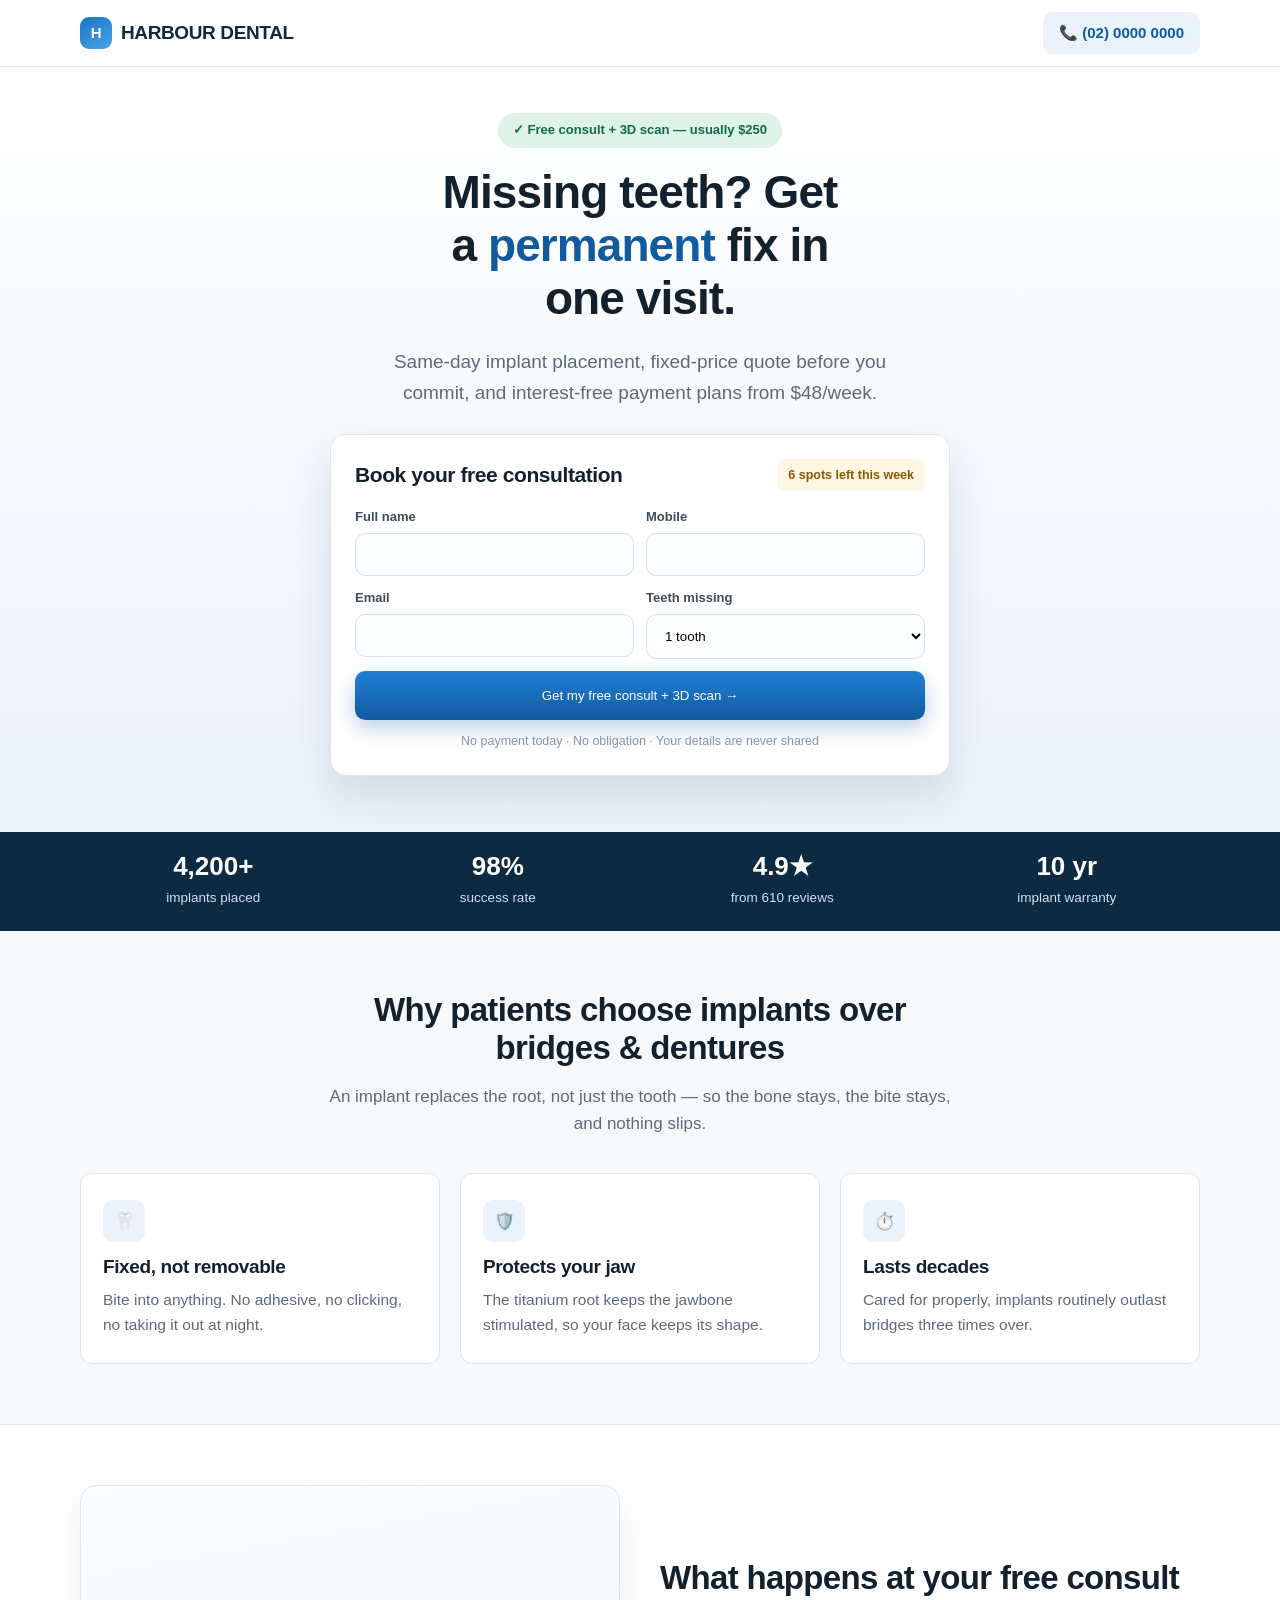
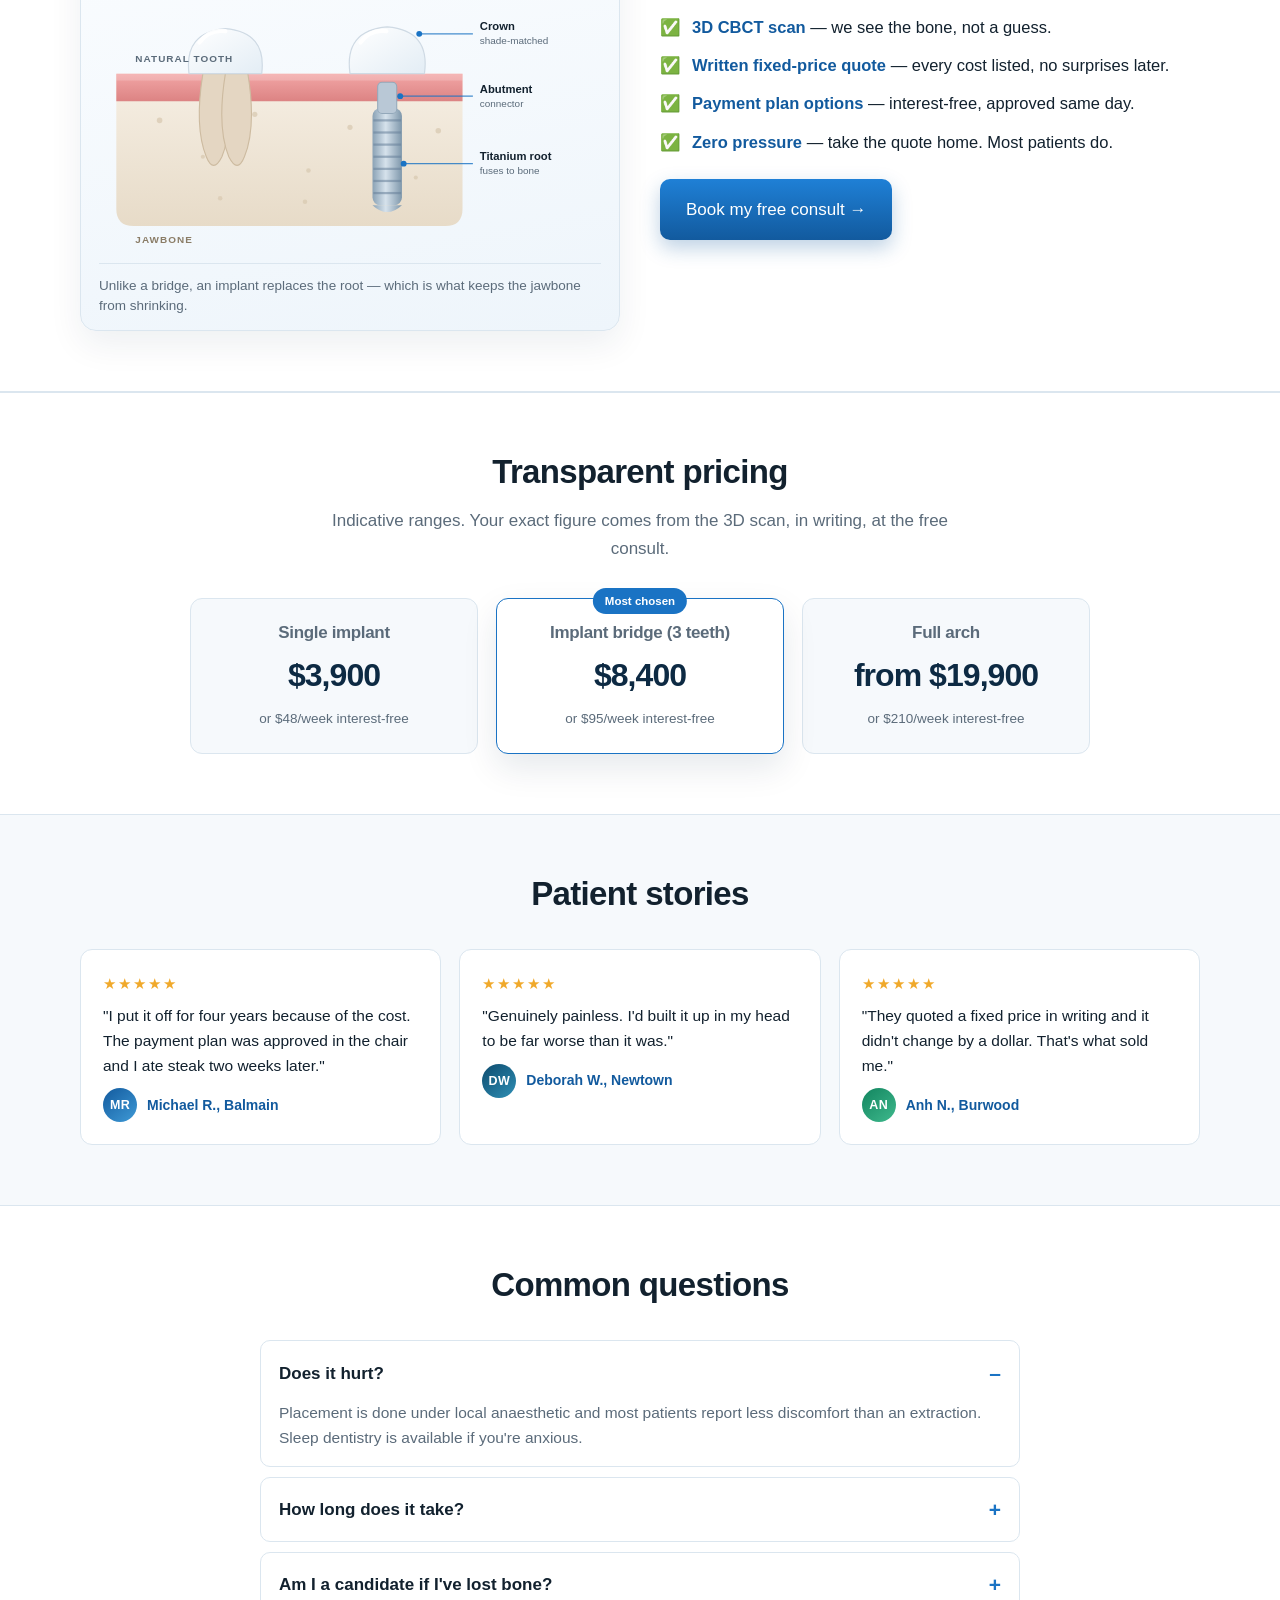
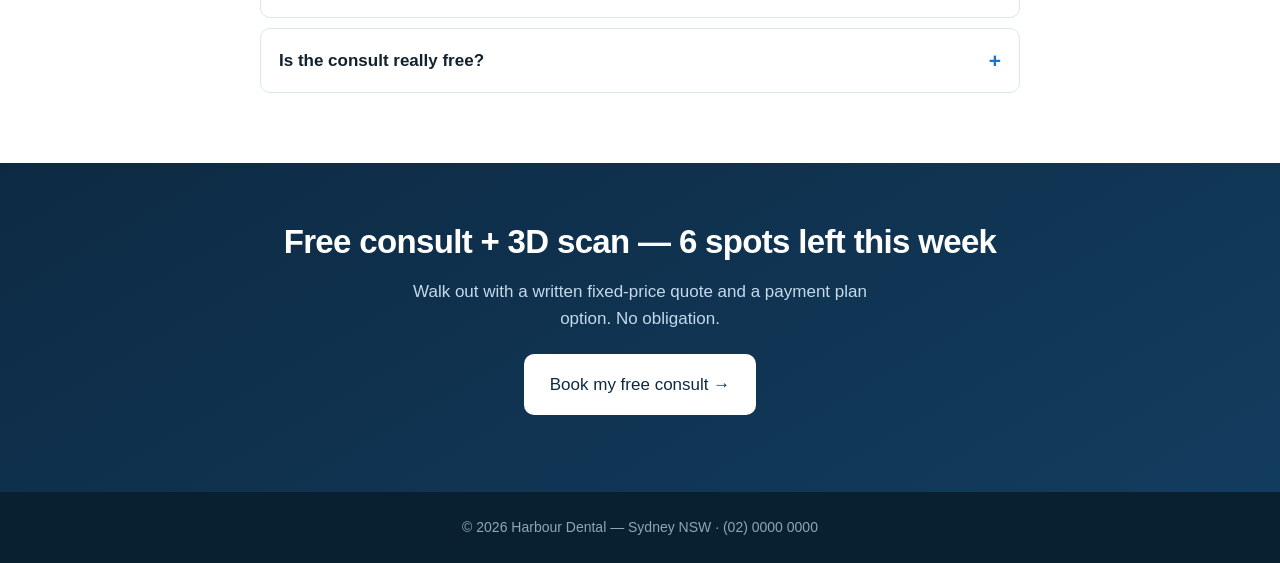
<file: samples/dental.html>
<!doctype html>
<html lang="en">
<head>
<meta charset="utf-8">
<meta name="viewport" content="width=device-width,initial-scale=1">
<title>Dental Implants Sydney | Free Consult + 3D Scan ($250 value)</title>
<meta name="description" content="Replace missing teeth with permanent implants. Free consultation and 3D scan, fixed-price quote, interest-free payment plans. Book in 30 seconds.">
<meta name="robots" content="noindex,follow">
<meta property="og:title" content="Dental Implants Sydney — Free Consult + 3D Scan">
<link rel="icon" href="data:image/svg+xml,%3Csvg xmlns='http://www.w3.org/2000/svg' viewBox='0 0 64 64'%3E%3Crect width='64' height='64' rx='14' fill='%231a73c4'/%3E%3Ctext x='32' y='45' font-family='Arial' font-weight='bold' font-size='34' fill='%23fff' text-anchor='middle'%3EH%3C/text%3E%3C/svg%3E">

<!-- Google Tag Manager -->
<script>(function(w,d,s,l,i){w[l]=w[l]||[];w[l].push({'gtm.start':new Date().getTime(),event:'gtm.js'});
var f=d.getElementsByTagName(s)[0],j=d.createElement(s),dl=l!='dataLayer'?'&l='+l:'';j.async=true;
j.src='https://www.googletagmanager.com/gtm.js?id='+i+dl;f.parentNode.insertBefore(j,f);})
(window,document,'script','dataLayer','GTM-XXXXXXX');</script>

<style>
:root{--navy:#0d2a43;--blue:#1a73c4;--blue-d:#125a9e;--sky:#eaf3fb;--ink:#12212e;--soft:#5b6b7a;
--line:#dbe6ef;--bg:#f6f9fc;--white:#fff;--ok:#12855f;--r:12px}
*{box-sizing:border-box}
body{margin:0;background:var(--bg);color:var(--ink);
font:400 17px/1.6 -apple-system,BlinkMacSystemFont,"Segoe UI",Roboto,Helvetica,Arial,sans-serif}
h1,h2,h3{font-weight:700;letter-spacing:-.02em;margin:0 0 .5em;line-height:1.15}
h1{font-size:clamp(30px,4.8vw,46px)}h2{font-size:clamp(24px,3.3vw,33px)}
p{margin:0 0 1em}
.wrap{width:min(1120px,92vw);margin:0 auto}
a{color:inherit}

.bar{background:var(--white);border-bottom:1px solid var(--line)}
.bar .wrap{display:flex;justify-content:space-between;align-items:center;padding:12px 0;gap:12px}
.logo{display:flex;align-items:center;gap:9px;font-weight:800;font-size:19px;color:var(--navy);letter-spacing:-.02em}
.logo i{width:32px;height:32px;border-radius:9px;background:linear-gradient(150deg,var(--blue),#4aa3e8);
display:grid;place-items:center;color:#fff;font-style:normal;font-size:15px}
.bar a.tel{background:var(--sky);color:var(--blue-d);font-weight:700;padding:9px 16px;border-radius:9px;text-decoration:none;white-space:nowrap;font-size:15px}

.hero{background:linear-gradient(180deg,#fff 0%,var(--sky) 100%);padding:46px 0 56px;text-align:center}
.pill{display:inline-block;background:#dff2e8;color:#0f6b4d;font-size:13px;font-weight:700;
padding:7px 15px;border-radius:99px;margin-bottom:18px}
.hero h1{max-width:16ch;margin-inline:auto}
.hero h1 span{color:var(--blue-d)}
.hero .sub{font-size:19px;color:var(--soft);max-width:52ch;margin:0 auto 26px}

/* form directly under the CTA, still first screen */
.formcard{background:var(--white);border:1px solid var(--line);border-radius:16px;
box-shadow:0 20px 44px rgba(13,42,67,.12);max-width:620px;margin:0 auto;padding:24px;text-align:left}
.formhead{display:flex;justify-content:space-between;align-items:center;gap:12px;margin-bottom:16px;flex-wrap:wrap}
.formhead h2{font-size:21px;margin:0}
.badge{background:#fff5e3;color:#8a5a05;font-size:12.5px;font-weight:700;padding:6px 11px;border-radius:8px}
.row{display:grid;grid-template-columns:1fr 1fr;gap:12px}
label{display:block;font-size:13px;font-weight:700;color:#3c4d5c;margin-bottom:5px}
.f{margin-bottom:12px}
input,select{width:100%;padding:13px 14px;border:1.5px solid #d5e2ec;border-radius:10px;font:400 16px inherit;background:#fbfdff}
input:focus,select:focus{outline:0;border-color:var(--blue);box-shadow:0 0 0 3px rgba(26,115,196,.14);background:#fff}
.err{border-color:#c0392b!important;background:#fff6f5!important}
.btn{display:inline-flex;align-items:center;justify-content:center;gap:8px;border:0;cursor:pointer;
font:700 17px/1 inherit;padding:17px 26px;border-radius:10px;text-decoration:none;transition:.18s}
.b1{background:linear-gradient(180deg,#1f80d6,var(--blue-d));color:#fff;width:100%;box-shadow:0 8px 20px rgba(18,90,158,.28)}
.b1:hover{transform:translateY(-2px)}
.fine{font-size:12.5px;color:#8496a5;text-align:center;margin:11px 0 0}
.hp{position:absolute;left:-9999px}
.msg{display:none;background:#e8f7f0;border:1px solid #b6e2ce;color:#0f6b4d;padding:18px;border-radius:12px;text-align:center}
.msg.on{display:block}

.trust{background:var(--navy);color:#cfe0ee;padding:20px 0}
.trust .wrap{display:grid;grid-template-columns:repeat(4,1fr);gap:18px;text-align:center}
.trust b{display:block;color:#fff;font-size:26px;line-height:1.1;margin-bottom:3px}
.trust span{font-size:13.5px}

section{padding:60px 0}
.head{text-align:center;max-width:640px;margin:0 auto 36px}
.head p{color:var(--soft)}
.g3{display:grid;grid-template-columns:repeat(3,1fr);gap:20px}
.card{background:var(--white);border:1px solid var(--line);border-radius:var(--r);padding:26px 22px}
.card i{display:grid;place-items:center;width:42px;height:42px;border-radius:10px;background:var(--sky);margin-bottom:14px;font-style:normal}
.card h3{font-size:19px}.card p{font-size:15.5px;color:var(--soft);margin:0}

.split{display:grid;grid-template-columns:1fr 1fr;gap:40px;align-items:center}
.diagram{margin:0;background:linear-gradient(170deg,#fbfdff,#eef5fb);border:1px solid var(--line);
border-radius:16px;padding:18px 18px 14px;box-shadow:0 14px 34px rgba(13,42,67,.07)}
.diagram svg{width:100%;height:auto;display:block}
.diagram figcaption{margin-top:12px;padding-top:12px;border-top:1px solid var(--line);
font-size:13.5px;line-height:1.5;color:var(--soft)}
.chk{list-style:none;padding:0;margin:0;display:grid;gap:12px}
.chk li{display:flex;gap:11px;font-size:16.5px}
.chk b{color:var(--blue-d)}

.price{background:var(--white);border-top:1px solid var(--line);border-bottom:1px solid var(--line)}
.plans{display:grid;grid-template-columns:repeat(3,1fr);gap:18px;max-width:900px;margin:0 auto}
.plan{border:1.5px solid var(--line);border-radius:var(--r);padding:24px;text-align:center;background:var(--bg)}
.plan.hi{border-color:var(--blue);background:var(--white);box-shadow:0 14px 34px rgba(13,42,67,.1);position:relative}
.plan.hi:after{content:"Most chosen";position:absolute;top:-11px;left:50%;transform:translateX(-50%);
background:var(--blue);color:#fff;font-size:11.5px;font-weight:700;padding:4px 12px;border-radius:99px}
.plan h3{font-size:17px;color:var(--soft);font-weight:700;margin-bottom:8px}
.plan .amt{font-size:32px;font-weight:800;color:var(--navy);letter-spacing:-.03em}
.plan small{display:block;color:var(--soft);font-size:13.5px;margin-top:6px}

.revs{display:grid;grid-template-columns:repeat(3,1fr);gap:18px}
.rev{background:var(--white);border:1px solid var(--line);border-radius:var(--r);padding:22px}
.rev p{font-size:15.5px;margin-bottom:10px}
.rev b{font-size:14px;color:var(--blue-d);display:flex;align-items:center;gap:10px}
.av{width:34px;height:34px;border-radius:50%;display:grid;place-items:center;font-size:12.5px;
  font-weight:700;color:#fff;letter-spacing:.4px;background:linear-gradient(140deg,#125a9e,#3f9ad6);flex:0 0 34px}
.rev:nth-child(2) .av{background:linear-gradient(140deg,#0d4b6e,#2f8fb5)}
.rev:nth-child(3) .av{background:linear-gradient(140deg,#12855f,#3fb98d)}
.st{color:#f0a92b;letter-spacing:2px;font-size:15px;margin-bottom:8px}

details{background:var(--white);border:1px solid var(--line);border-radius:10px;padding:15px 18px;margin-bottom:10px;max-width:760px;margin-inline:auto}
summary{cursor:pointer;font-weight:700;list-style:none;display:flex;justify-content:space-between;align-items:center}
summary::-webkit-details-marker{display:none}
summary:after{content:"+";color:var(--blue);font-size:21px}
details[open] summary:after{content:"–"}
details p{margin:11px 0 0;font-size:15.5px;color:var(--soft)}

.end{background:linear-gradient(150deg,var(--navy),#123c5e);color:#fff;text-align:center}
.end p{color:#c4d9ea;max-width:50ch;margin-inline:auto}
.end .btn{background:#fff;color:var(--navy);width:auto;box-shadow:none}
footer{background:#08202f;color:#8fa6b8;font-size:14px;padding:24px 0;text-align:center}

.sticky{position:fixed;inset:auto 0 0 0;z-index:50;display:none;gap:10px;padding:10px 12px;
background:rgba(255,255,255,.97);border-top:1px solid var(--line);box-shadow:0 -8px 22px rgba(0,0,0,.09)}
.sticky .btn{flex:1;padding:15px 8px;font-size:16px}
.sticky .b2{background:var(--sky);color:var(--blue-d)}

@media(max-width:900px){
.g3,.revs,.plans,.split{grid-template-columns:1fr}
.trust .wrap{grid-template-columns:1fr 1fr;gap:16px}
section{padding:46px 0}.row{grid-template-columns:1fr}
body{padding-bottom:72px}.sticky{display:flex}.bar a.tel{display:none}}
</style>
</head>
<body>
<div class="bar"><div class="wrap">
  <div class="logo"><i>H</i> HARBOUR DENTAL</div>
  <a class="tel" href="tel:+61200000000" data-cta="header-call">📞 (02) 0000 0000</a>
</div></div>

<header class="hero">
  <div class="wrap">
    <span class="pill">✓ Free consult + 3D scan — usually $250</span>
    <h1>Missing teeth? Get a <span>permanent</span> fix in one visit.</h1>
    <p class="sub">Same-day implant placement, fixed-price quote before you commit, and interest-free payment plans from $48/week.</p>

    <div class="formcard" id="book">
      <div class="formhead">
        <h2>Book your free consultation</h2>
        <span class="badge">6 spots left this week</span>
      </div>
      <form id="leadForm" novalidate>
        <div class="row">
          <div class="f"><label for="n">Full name</label><input id="n" name="n" autocomplete="name" required></div>
          <div class="f"><label for="p">Mobile</label><input id="p" name="p" type="tel" inputmode="tel" autocomplete="tel" required></div>
        </div>
        <div class="row">
          <div class="f"><label for="e">Email</label><input id="e" name="e" type="email" autocomplete="email" required></div>
          <div class="f"><label for="t">Teeth missing</label>
            <select id="t" name="t"><option>1 tooth</option><option>2–3 teeth</option><option>4+ teeth</option><option>Full arch / denture</option></select>
          </div>
        </div>
        <input class="hp" name="company" tabindex="-1" autocomplete="off" aria-hidden="true">
        <button class="btn b1" type="submit">Get my free consult + 3D scan →</button>
        <p class="fine">No payment today · No obligation · Your details are never shared</p>
      </form>
      <div class="msg" id="thanks"><b>Booked — thank you.</b><br>Our treatment coordinator will call within 1 business hour to confirm your time.</div>
    </div>
  </div>
</header>

<div class="trust"><div class="wrap">
  <div><b>4,200+</b><span>implants placed</span></div>
  <div><b>98%</b><span>success rate</span></div>
  <div><b>4.9★</b><span>from 610 reviews</span></div>
  <div><b>10 yr</b><span>implant warranty</span></div>
</div></div>

<section>
  <div class="wrap">
    <div class="head"><h2>Why patients choose implants over bridges &amp; dentures</h2>
    <p>An implant replaces the root, not just the tooth — so the bone stays, the bite stays, and nothing slips.</p></div>
    <div class="g3">
      <div class="card"><i>🦷</i><h3>Fixed, not removable</h3><p>Bite into anything. No adhesive, no clicking, no taking it out at night.</p></div>
      <div class="card"><i>🛡️</i><h3>Protects your jaw</h3><p>The titanium root keeps the jawbone stimulated, so your face keeps its shape.</p></div>
      <div class="card"><i>⏱️</i><h3>Lasts decades</h3><p>Cared for properly, implants routinely outlast bridges three times over.</p></div>
    </div>
  </div>
</section>

<section style="background:var(--white);border-block:1px solid var(--line)">
  <div class="wrap split">
    <figure class="diagram">
      <svg viewBox="0 0 580 400" role="img" aria-label="Cross-section diagram of a dental implant: crown, abutment and titanium root in the jawbone">
        <defs>
          <linearGradient id="bone" x1="0" y1="0" x2="0" y2="1">
            <stop offset="0" stop-color="#f6efe4"/><stop offset="1" stop-color="#e7dbc8"/>
          </linearGradient>
          <linearGradient id="gum" x1="0" y1="0" x2="0" y2="1">
            <stop offset="0" stop-color="#f2a6a6"/><stop offset="1" stop-color="#dc8383"/>
          </linearGradient>
          <linearGradient id="enamel" x1="0" y1="0" x2="1" y2="1">
            <stop offset="0" stop-color="#ffffff"/><stop offset="1" stop-color="#e3edf5"/>
          </linearGradient>
          <linearGradient id="ti" x1="0" y1="0" x2="1" y2="0">
            <stop offset="0" stop-color="#8aa2b5"/><stop offset=".45" stop-color="#d6e2ec"/><stop offset="1" stop-color="#7e97ab"/>
          </linearGradient>
        </defs>

        <!-- jaw -->
        <path d="M20 196 H420 V352 Q420 372 400 372 H40 Q20 372 20 352 Z" fill="url(#bone)"/>
        <g fill="#d9cab2" opacity=".75">
          <circle cx="70" cy="250" r="3.2"/><circle cx="120" cy="292" r="2.4"/><circle cx="180" cy="243" r="3"/>
          <circle cx="242" cy="308" r="2.6"/><circle cx="290" cy="258" r="3"/><circle cx="366" cy="316" r="2.4"/>
          <circle cx="392" cy="262" r="3.2"/><circle cx="238" cy="344" r="2.6"/><circle cx="140" cy="340" r="2.6"/>
          <circle cx="330" cy="200" r="2.4"/><circle cx="240" cy="220" r="2.2"/>
        </g>
        <path d="M20 196 H420 V228 H20 Z" fill="url(#gum)"/>
        <path d="M20 196 H420 V204 H20 Z" fill="#ffffff" opacity=".18"/>

        <!-- natural tooth -->
        <g>
          <path d="M120 196 q-10 62 4 96 q8 20 18 0 q14-34 4-96 Z" fill="#e4d6c2" stroke="#cdbba0" stroke-width="1.3"/>
          <path d="M172 196 q10 62-4 96 q-8 20-18 0 q-14-34-4-96 Z" fill="#e4d6c2" stroke="#cdbba0" stroke-width="1.3"/>
          <path d="M104 196 q-6-48 42-52 q48 4 42 52 Z" fill="url(#enamel)" stroke="#cfdae4" stroke-width="1.4"/>
          <path d="M116 160 q12-16 30-13" stroke="#fff" stroke-width="5" fill="none" stroke-linecap="round" opacity=".9"/>
        </g>

        <!-- implant -->
        <g>
          <rect x="316" y="236" width="34" height="112" rx="9" fill="url(#ti)"/>
          <g stroke="#67809a" stroke-width="2.6" opacity=".55">
            <path d="M317 250 H349"/><path d="M317 264 H349"/><path d="M317 278 H349"/>
            <path d="M317 292 H349"/><path d="M317 306 H349"/><path d="M317 320 H349"/><path d="M317 334 H349"/>
          </g>
          <path d="M316 348 q17 16 34 0" fill="url(#ti)"/>
          <rect x="322" y="206" width="22" height="36" rx="5" fill="#b9c8d6" stroke="#93a8ba" stroke-width="1.2"/>
          <path d="M290 196 q-7-50 43-54 q50 4 43 54 Z" fill="url(#enamel)" stroke="#cfdae4" stroke-width="1.4"/>
          <path d="M302 160 q12-16 30-13" stroke="#fff" stroke-width="5" fill="none" stroke-linecap="round" opacity=".9"/>
        </g>

        <!-- callouts -->
        <g font-family="-apple-system,Segoe UI,Roboto,Arial" font-size="13" font-weight="700" fill="#12212e">
          <g stroke="#1a73c4" stroke-width="1.6" fill="none" opacity=".8">
            <path d="M370 150 H432"/><path d="M348 222 H432"/><path d="M352 300 H432"/>
          </g>
          <g fill="#1a73c4">
            <circle cx="370" cy="150" r="3.4"/><circle cx="348" cy="222" r="3.4"/><circle cx="352" cy="300" r="3.4"/>
          </g>
          <text x="440" y="146">Crown</text>
          <text x="440" y="162" font-size="11.5" font-weight="400" fill="#5b6b7a">shade-matched</text>
          <text x="440" y="218">Abutment</text>
          <text x="440" y="234" font-size="11.5" font-weight="400" fill="#5b6b7a">connector</text>
          <text x="440" y="296">Titanium root</text>
          <text x="440" y="312" font-size="11.5" font-weight="400" fill="#5b6b7a">fuses to bone</text>
          <text x="42" y="182" font-size="11.5" fill="#5b6b7a" font-weight="700" letter-spacing="1.2">NATURAL TOOTH</text>
          <text x="42" y="392" font-size="11.5" fill="#8a7c66" font-weight="700" letter-spacing="1.2">JAWBONE</text>
        </g>
      </svg>
      <figcaption>Unlike a bridge, an implant replaces the root — which is what keeps the jawbone from shrinking.</figcaption>
    </figure>
    <div>
      <h2>What happens at your free consult</h2>
      <ul class="chk">
        <li>✅ <span><b>3D CBCT scan</b> — we see the bone, not a guess.</span></li>
        <li>✅ <span><b>Written fixed-price quote</b> — every cost listed, no surprises later.</span></li>
        <li>✅ <span><b>Payment plan options</b> — interest-free, approved same day.</span></li>
        <li>✅ <span><b>Zero pressure</b> — take the quote home. Most patients do.</span></li>
      </ul>
      <p style="margin-top:24px"><a class="btn b1" style="width:auto" href="#book" data-cta="mid-book">Book my free consult →</a></p>
    </div>
  </div>
</section>

<section class="price">
  <div class="wrap">
    <div class="head"><h2>Transparent pricing</h2><p>Indicative ranges. Your exact figure comes from the 3D scan, in writing, at the free consult.</p></div>
    <div class="plans">
      <div class="plan"><h3>Single implant</h3><div class="amt">$3,900</div><small>or $48/week interest-free</small></div>
      <div class="plan hi"><h3>Implant bridge (3 teeth)</h3><div class="amt">$8,400</div><small>or $95/week interest-free</small></div>
      <div class="plan"><h3>Full arch</h3><div class="amt">from $19,900</div><small>or $210/week interest-free</small></div>
    </div>
  </div>
</section>

<section>
  <div class="wrap">
    <div class="head"><h2>Patient stories</h2></div>
    <div class="revs">
      <div class="rev"><div class="st">★★★★★</div><p>"I put it off for four years because of the cost. The payment plan was approved in the chair and I ate steak two weeks later."</p><b><span class="av">MR</span> Michael R., Balmain</b></div>
      <div class="rev"><div class="st">★★★★★</div><p>"Genuinely painless. I'd built it up in my head to be far worse than it was."</p><b><span class="av">DW</span> Deborah W., Newtown</b></div>
      <div class="rev"><div class="st">★★★★★</div><p>"They quoted a fixed price in writing and it didn't change by a dollar. That's what sold me."</p><b><span class="av">AN</span> Anh N., Burwood</b></div>
    </div>
  </div>
</section>

<section style="background:var(--white);border-top:1px solid var(--line)">
  <div class="wrap">
    <div class="head"><h2>Common questions</h2></div>
    <details open><summary>Does it hurt?</summary><p>Placement is done under local anaesthetic and most patients report less discomfort than an extraction. Sleep dentistry is available if you're anxious.</p></details>
    <details><summary>How long does it take?</summary><p>Placement is about an hour per implant. Healing takes 3–4 months, and you wear a temporary tooth throughout — you're never without one.</p></details>
    <details><summary>Am I a candidate if I've lost bone?</summary><p>Usually yes. The 3D scan tells us immediately whether grafting is needed, and that's included in the written quote.</p></details>
    <details><summary>Is the consult really free?</summary><p>Yes — consult and 3D scan, normally $250, at no cost and no obligation.</p></details>
  </div>
</section>

<section class="end">
  <div class="wrap">
    <h2 style="color:#fff">Free consult + 3D scan — 6 spots left this week</h2>
    <p>Walk out with a written fixed-price quote and a payment plan option. No obligation.</p>
    <p style="margin-top:22px"><a class="btn" href="#book" data-cta="footer-book">Book my free consult →</a></p>
  </div>
</section>
<footer>© 2026 Harbour Dental — Sydney NSW · (02) 0000 0000</footer>

<div class="sticky">
  <a class="btn b2" href="tel:+61200000000" data-cta="sticky-call">Call</a>
  <a class="btn b1" href="#book" data-cta="sticky-book" style="width:auto">Free consult</a>
</div>

<script type="application/ld+json">
{"@context":"https://schema.org","@type":"Dentist","name":"Harbour Dental","telephone":"+61200000000",
"address":{"@type":"PostalAddress","addressLocality":"Sydney","addressRegion":"NSW","addressCountry":"AU"},
"aggregateRating":{"@type":"AggregateRating","ratingValue":"4.9","reviewCount":"610"}}
</script>

<script>
(function(){
  var dl=window.dataLayer=window.dataLayer||[];
  document.addEventListener('click',function(e){
    var el=e.target.closest('[data-cta]'); if(!el) return;
    dl.push({event:'cta_click',cta_location:el.dataset.cta});
    if((el.getAttribute('href')||'').indexOf('tel:')===0) dl.push({event:'phone_call_click'});
  });
  var f=document.getElementById('leadForm'),t=document.getElementById('thanks'),started=false;
  f.addEventListener('input',function(){if(!started){started=true;dl.push({event:'form_start'});}});
  f.addEventListener('submit',function(e){
    e.preventDefault(); if(f.company.value) return;
    var ok=true;
    [['n',2],['p',8],['e',0]].forEach(function(r){
      var el=f[r[0]],v=el.value.trim(),good;
      good = r[0]==='e' ? /^[^@\s]+@[^@\s]+\.[^@\s]{2,}$/.test(v)
           : r[0]==='p' ? v.replace(/\D/g,'').length>=8 : v.length>=r[1];
      el.classList.toggle('err',!good); if(!good) ok=false;
    });
    if(!ok){dl.push({event:'form_error'});f.querySelector('.err').focus();return;}
    // POST to CRM here
    dl.push({event:'generate_lead',form_name:'implant_consult',value:250,currency:'AUD'});
    // gtag('event','conversion',{send_to:'AW-XXXXXXXXX/Label',value:250,currency:'AUD'});
    f.style.display='none'; t.classList.add('on'); t.scrollIntoView({block:'center'});
  });
})();
</script>
</body>
</html>
</file>
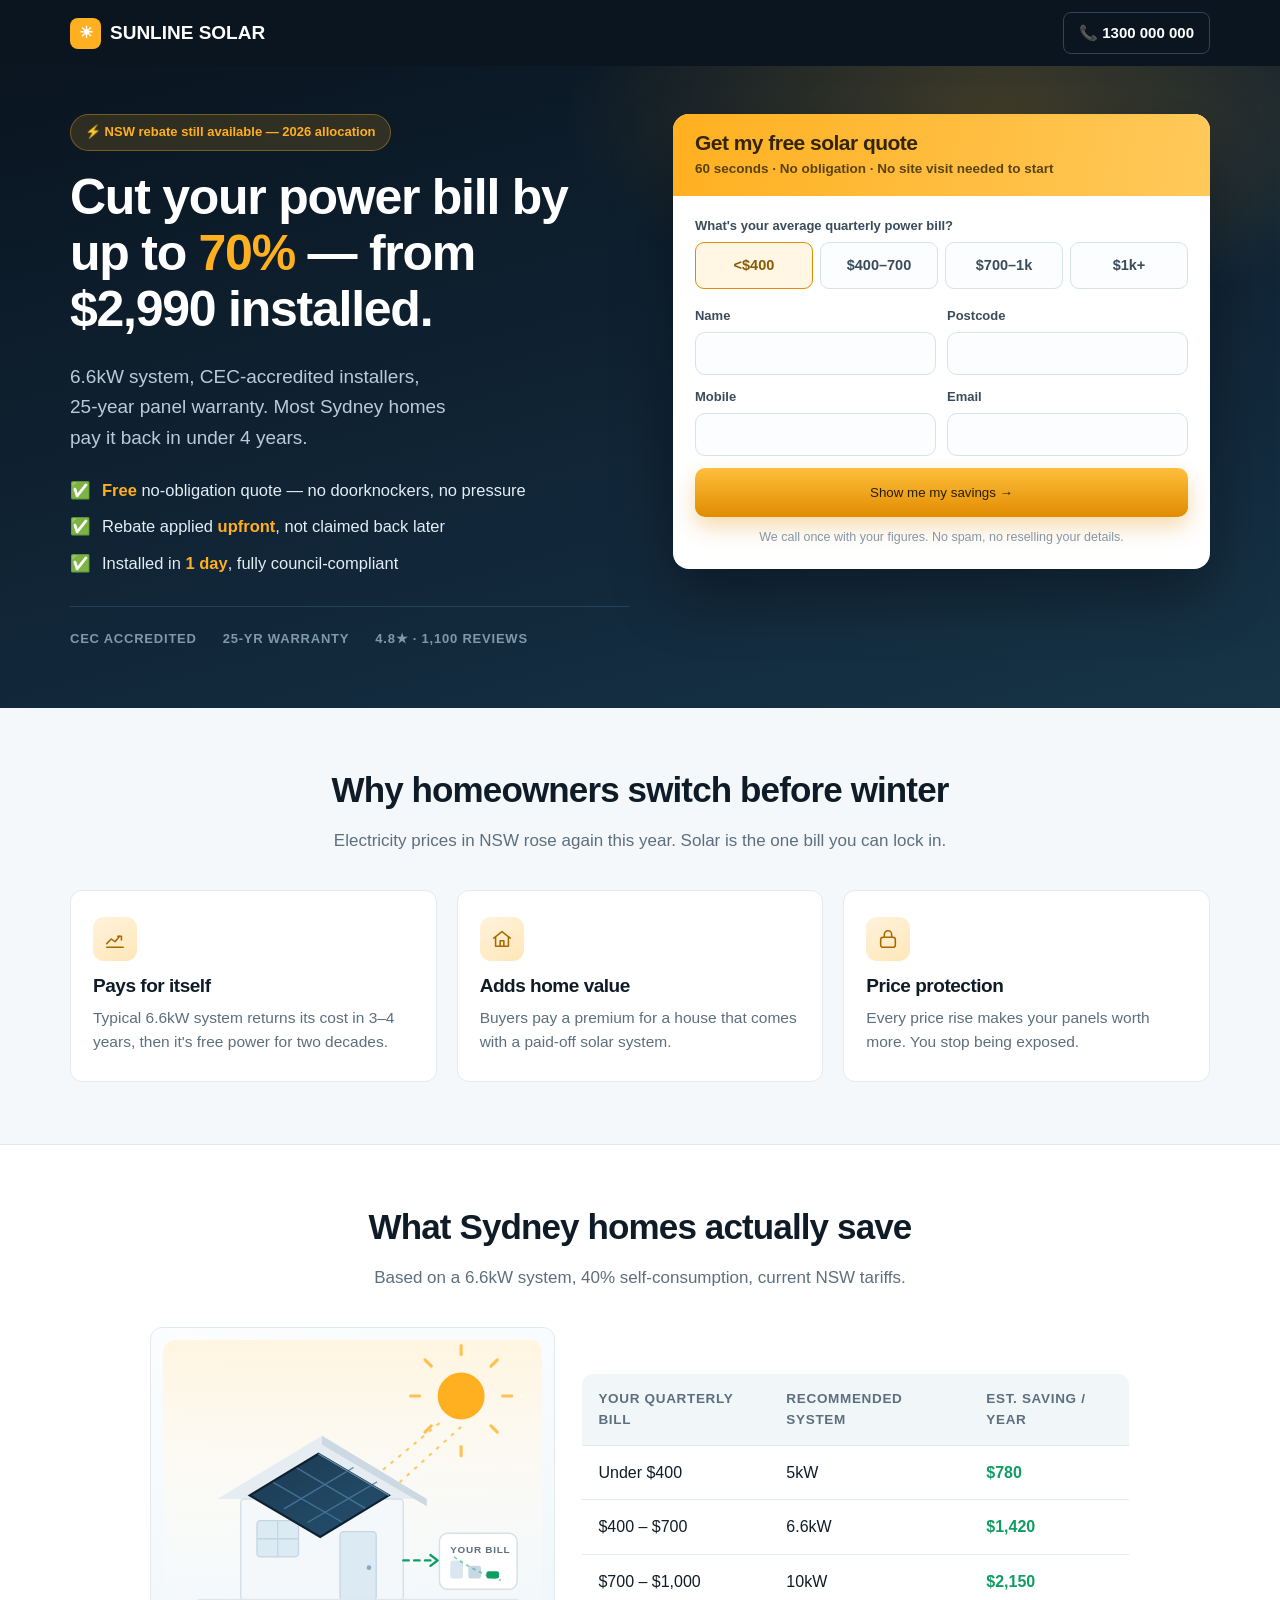
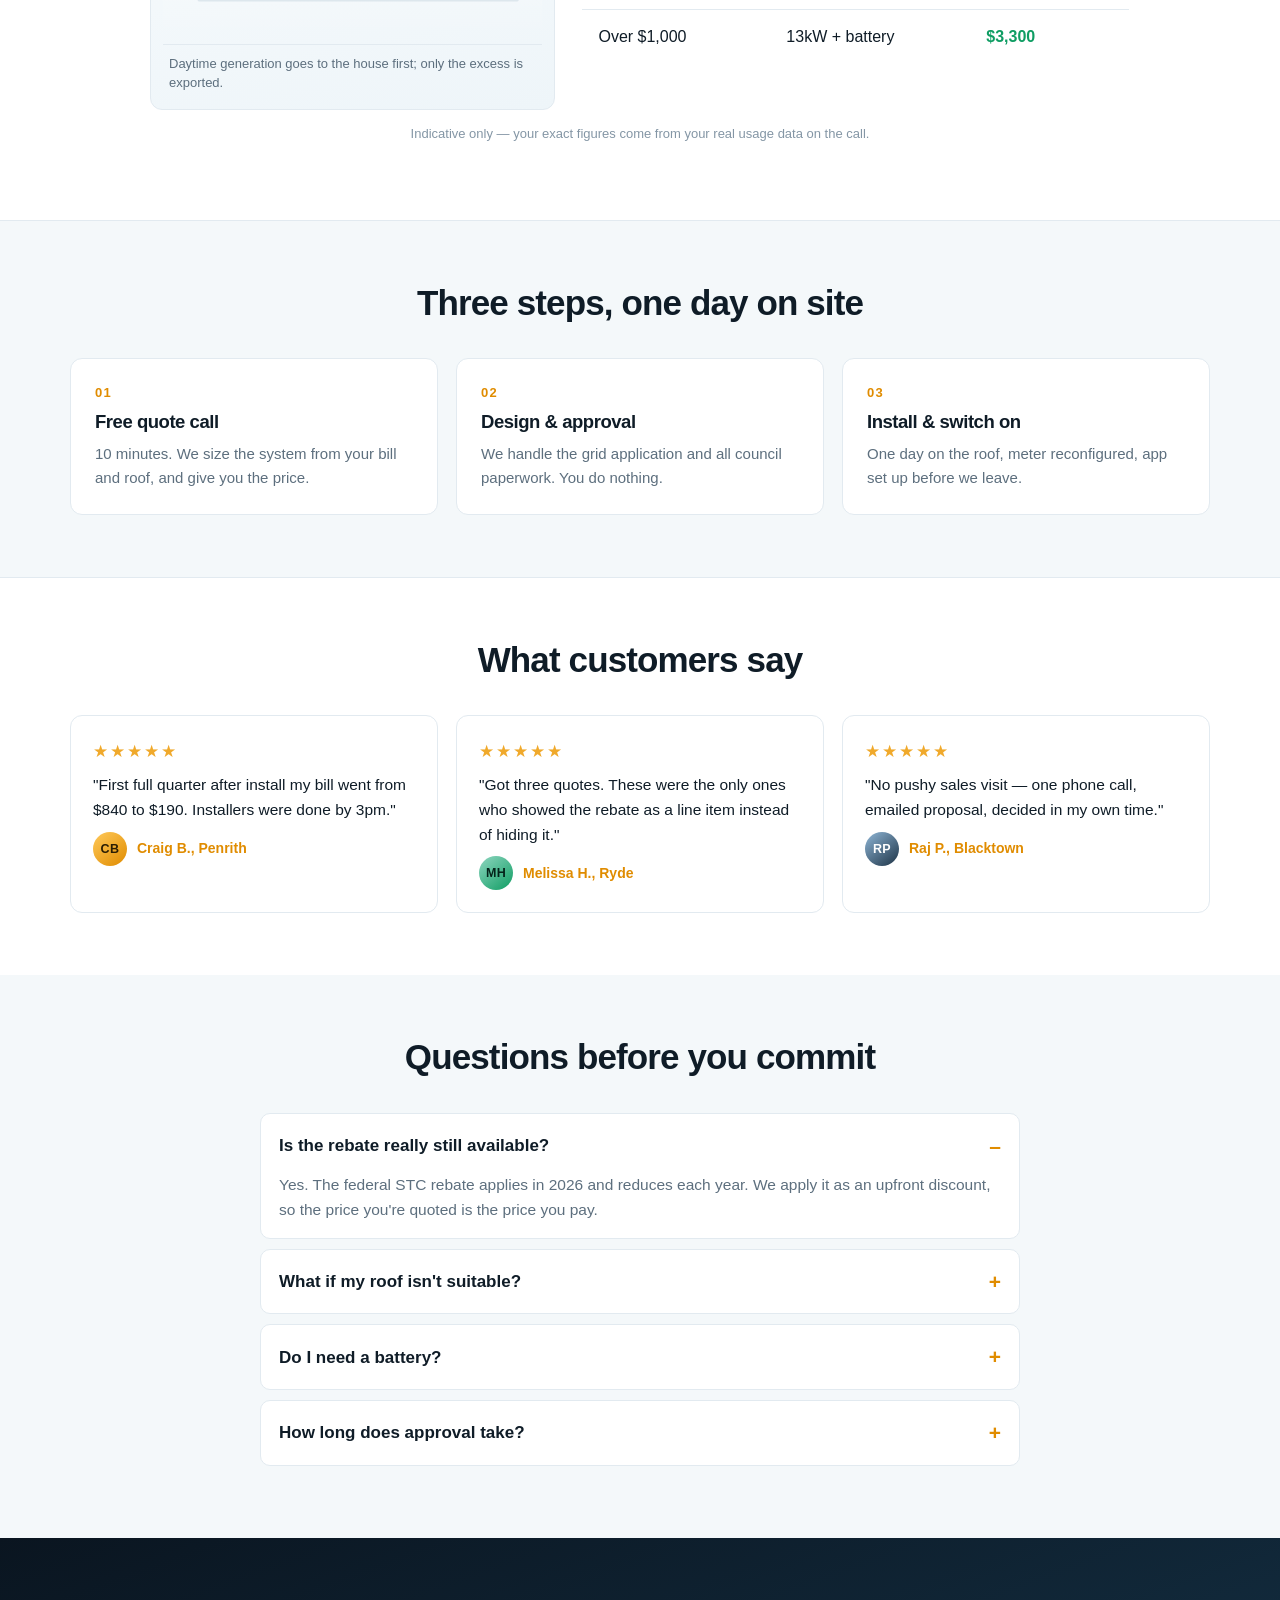
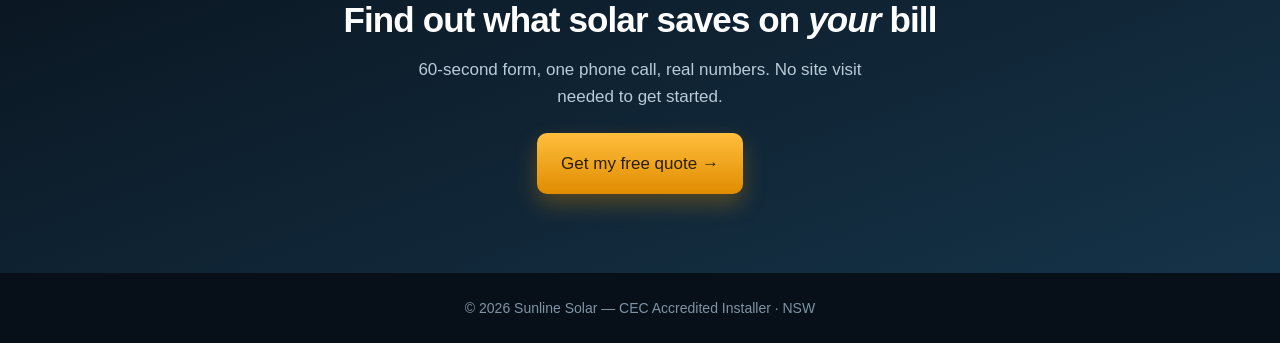
<file: samples/solar.html>
<!doctype html>
<html lang="en">
<head>
<meta charset="utf-8">
<meta name="viewport" content="width=device-width,initial-scale=1">
<title>Solar Panels Sydney | Cut Your Power Bill 70% — Free Quote</title>
<meta name="description" content="6.6kW solar from $2,990 after rebate. Cut your electricity bill up to 70%. Free no-obligation quote in 60 seconds. CEC-accredited installers, 25-year warranty.">
<meta name="robots" content="noindex,follow">
<meta property="og:title" content="Cut your power bill 70% with solar — free quote">
<link rel="icon" href="data:image/svg+xml,%3Csvg xmlns='http://www.w3.org/2000/svg' viewBox='0 0 64 64'%3E%3Crect width='64' height='64' rx='14' fill='%230a1520'/%3E%3Ccircle cx='32' cy='32' r='13' fill='%23ffb020'/%3E%3Cg stroke='%23ffb020' stroke-width='4' stroke-linecap='round'%3E%3Cpath d='M32 8v5M32 51v5M8 32h5M51 32h5'/%3E%3C/g%3E%3C/svg%3E">

<!-- Google Tag Manager -->
<script>(function(w,d,s,l,i){w[l]=w[l]||[];w[l].push({'gtm.start':new Date().getTime(),event:'gtm.js'});
var f=d.getElementsByTagName(s)[0],j=d.createElement(s),dl=l!='dataLayer'?'&l='+l:'';j.async=true;
j.src='https://www.googletagmanager.com/gtm.js?id='+i+dl;f.parentNode.insertBefore(j,f);})
(window,document,'script','dataLayer','GTM-XXXXXXX');</script>

<style>
:root{--night:#0a1520;--night2:#12233299;--amber:#ffb020;--amber-d:#e08c00;--ink:#0f1c27;
--soft:#5d6f7e;--line:#e2eaf0;--bg:#f4f8fa;--white:#fff;--green:#0f9d63;--r:12px}
*{box-sizing:border-box}
body{margin:0;background:var(--bg);color:var(--ink);
font:400 17px/1.6 -apple-system,BlinkMacSystemFont,"Segoe UI",Roboto,Helvetica,Arial,sans-serif}
h1,h2,h3{font-weight:800;letter-spacing:-.025em;margin:0 0 .5em;line-height:1.12}
h1{font-size:clamp(31px,5vw,50px)}h2{font-size:clamp(25px,3.4vw,35px)}
p{margin:0 0 1em}
.wrap{width:min(1140px,92vw);margin:0 auto}

.bar{background:var(--night);color:#dbe7f0}
.bar .wrap{display:flex;justify-content:space-between;align-items:center;padding:12px 0;gap:12px}
.logo{display:flex;align-items:center;gap:9px;font-weight:800;font-size:19px;color:#fff}
.logo i{width:31px;height:31px;border-radius:8px;background:var(--amber);display:grid;place-items:center;font-style:normal;font-size:16px}
.bar .tel{color:#fff;text-decoration:none;font-weight:700;font-size:15px;border:1px solid #2c455a;padding:8px 15px;border-radius:8px}

/* HERO — dark, split, form on the right */
.hero{background:
 radial-gradient(700px 320px at 78% 8%,rgba(255,176,32,.22),transparent 62%),
 linear-gradient(165deg,#0a1520 0%,#12293c 70%,#173447 100%);
 color:#fff;padding:48px 0 58px}
.hero .wrap{display:grid;grid-template-columns:1.02fr .98fr;gap:44px;align-items:start}
.flag{display:inline-flex;align-items:center;gap:8px;background:rgba(255,176,32,.15);color:var(--amber);
border:1px solid rgba(255,176,32,.35);font-size:13px;font-weight:700;padding:7px 14px;border-radius:99px;margin-bottom:18px}
.hero h1 span{color:var(--amber)}
.hero .sub{color:#b9cbd9;font-size:19px;max-width:36ch}
.pts{list-style:none;padding:0;margin:24px 0 0;display:grid;gap:10px}
.pts li{display:flex;gap:11px;align-items:flex-start;color:#e3edf4;font-size:16.5px}
.pts b{color:var(--amber)}
.logos{margin-top:30px;padding-top:22px;border-top:1px solid #24425a;display:flex;gap:26px;flex-wrap:wrap;align-items:center;color:#7e98ac;font-size:13px;font-weight:700;letter-spacing:.06em}

/* quote card */
.quote{background:var(--white);color:var(--ink);border-radius:16px;box-shadow:0 26px 60px rgba(0,0,0,.34);overflow:hidden}
.qh{background:linear-gradient(100deg,var(--amber),#ffc95a);padding:17px 22px}
.qh h2{font-size:21px;margin:0;color:#33240a}
.qh p{margin:3px 0 0;font-size:13.5px;color:#5a4310;font-weight:600}
.qb{padding:20px 22px 22px}
.f{margin-bottom:12px}
label{display:block;font-size:13px;font-weight:700;margin-bottom:5px;color:#3a4c5a}
input,select{width:100%;padding:13px 14px;border:1.5px solid #d7e2ea;border-radius:10px;font:400 16px inherit;background:#fbfdfe}
input:focus,select:focus{outline:0;border-color:var(--amber-d);box-shadow:0 0 0 3px rgba(255,176,32,.22);background:#fff}
.err{border-color:#c0392b!important;background:#fff6f5!important}
.row{display:grid;grid-template-columns:1fr 1fr;gap:11px}
.chips{display:grid;grid-template-columns:repeat(4,1fr);gap:7px}
.chip{position:relative}
.chip input{position:absolute;opacity:0;pointer-events:none}
.chip span{display:block;text-align:center;padding:11px 4px;border:1.5px solid #d7e2ea;border-radius:9px;
font-size:14.5px;font-weight:700;cursor:pointer;background:#fbfdfe;transition:.15s}
.chip input:checked+span{border-color:var(--amber-d);background:#fff6e3;color:#8a5a05}
.btn{display:inline-flex;align-items:center;justify-content:center;gap:8px;border:0;cursor:pointer;
font:800 17px/1 inherit;padding:17px 24px;border-radius:10px;text-decoration:none;transition:.18s}
.b1{background:linear-gradient(180deg,#ffbe3d,var(--amber-d));color:#2a1d03;width:100%;box-shadow:0 10px 22px rgba(224,140,0,.32)}
.b1:hover{transform:translateY(-2px)}
.fine{font-size:12.5px;color:#8496a5;text-align:center;margin:10px 0 0}
.hp{position:absolute;left:-9999px}
.msg{display:none;background:#e7f7f0;border:1px solid #b3e3cd;color:#0b6a48;padding:18px;border-radius:12px;text-align:center}
.msg.on{display:block}

section{padding:62px 0}
.head{text-align:center;max-width:660px;margin:0 auto 36px}
.head p{color:var(--soft)}
.g3{display:grid;grid-template-columns:repeat(3,1fr);gap:20px}
.card{background:var(--white);border:1px solid var(--line);border-radius:var(--r);padding:26px 22px}
.card i{display:grid;place-items:center;width:44px;height:44px;border-radius:11px;
  background:linear-gradient(150deg,#fff3dc,#ffe6b8);color:#a86a00;margin-bottom:14px;font-style:normal}
.card i svg{width:22px;height:22px}
.card h3{font-size:19px}.card p{font-size:15.5px;color:var(--soft);margin:0}

/* savings table */
.calc{background:var(--white);border-block:1px solid var(--line)}
.calcgrid{display:grid;grid-template-columns:.85fr 1.15fr;gap:26px;align-items:center;max-width:980px;margin:0 auto}
.roof{margin:0;background:linear-gradient(170deg,#fbfdfe,#eef5f9);border:1px solid var(--line);
  border-radius:var(--r);padding:12px 12px 4px}
.roof svg{width:100%;height:auto;display:block}
.roof figcaption{font-size:13px;color:var(--soft);padding:10px 6px 12px;border-top:1px solid var(--line);margin-top:6px;line-height:1.45}
table{width:100%;border-collapse:collapse;max-width:820px;margin:0 auto;background:var(--white);
border:1px solid var(--line);border-radius:var(--r);overflow:hidden;font-size:16px}
th,td{padding:14px 16px;text-align:left;border-bottom:1px solid var(--line)}
th{background:#f1f6f9;font-size:13.5px;letter-spacing:.05em;text-transform:uppercase;color:#5d6f7e}
td:last-child{font-weight:800;color:var(--green);white-space:nowrap}
tr:last-child td{border-bottom:0}
.tnote{text-align:center;font-size:13px;color:#8496a5;margin-top:14px}

.steps{display:grid;grid-template-columns:repeat(3,1fr);gap:18px;counter-reset:s}
.step{background:var(--white);border:1px solid var(--line);border-radius:var(--r);padding:24px}
.step:before{counter-increment:s;content:"0" counter(s);display:block;font-size:13px;font-weight:800;color:var(--amber-d);letter-spacing:.1em;margin-bottom:8px}
.step h3{font-size:18.5px}.step p{font-size:15px;color:var(--soft);margin:0}

.revs{display:grid;grid-template-columns:repeat(3,1fr);gap:18px}
.rev{background:var(--white);border:1px solid var(--line);border-radius:var(--r);padding:22px}
.rev p{font-size:15.5px;margin-bottom:9px}
.rev b{font-size:14px;color:var(--amber-d);display:flex;align-items:center;gap:10px}
.av{width:34px;height:34px;border-radius:50%;display:grid;place-items:center;font-size:12.5px;
  font-weight:800;color:#2a1d03;letter-spacing:.4px;background:linear-gradient(140deg,#ffc95a,#e08c00);flex:0 0 34px}
.rev:nth-child(2) .av{background:linear-gradient(140deg,#8fd6c0,#0f9d63);color:#04231a}
.rev:nth-child(3) .av{background:linear-gradient(140deg,#8fb6d6,#1d3346);color:#fff}
.st{color:#f0a92b;letter-spacing:2px;margin-bottom:8px}

details{background:var(--white);border:1px solid var(--line);border-radius:10px;padding:15px 18px;margin:0 auto 10px;max-width:760px}
summary{cursor:pointer;font-weight:700;list-style:none;display:flex;justify-content:space-between;align-items:center}
summary::-webkit-details-marker{display:none}
summary:after{content:"+";color:var(--amber-d);font-size:21px}
details[open] summary:after{content:"–"}
details p{margin:11px 0 0;font-size:15.5px;color:var(--soft)}

.end{background:linear-gradient(160deg,#0a1520,#153348);color:#fff;text-align:center}
.end p{color:#b9cbd9;max-width:52ch;margin-inline:auto}
.end .btn{width:auto}
footer{background:#071019;color:#7e94a5;font-size:14px;padding:24px 0;text-align:center}

.sticky{position:fixed;inset:auto 0 0 0;z-index:50;display:none;gap:10px;padding:10px 12px;
background:var(--night);border-top:1px solid #24425a}
.sticky .btn{flex:1;padding:15px 8px;font-size:16px}
.sticky .b2{background:#1d3346;color:#fff}

@media(max-width:900px){
.calcgrid{grid-template-columns:1fr;gap:20px}
.hero .wrap{grid-template-columns:1fr;gap:30px}
.g3,.revs,.steps{grid-template-columns:1fr}
section{padding:46px 0}
body{padding-bottom:72px}.sticky{display:flex}.bar .tel{display:none}
th:nth-child(2),td:nth-child(2){display:none}}
@media(max-width:520px){.row{grid-template-columns:1fr}.chips{grid-template-columns:1fr 1fr}}
</style>
</head>
<body>
<div class="bar"><div class="wrap">
  <div class="logo"><i>☀</i> SUNLINE SOLAR</div>
  <a class="tel" href="tel:+61200000000" data-cta="header-call">📞 1300 000 000</a>
</div></div>

<header class="hero">
  <div class="wrap">
    <div>
      <span class="flag">⚡ NSW rebate still available — 2026 allocation</span>
      <h1>Cut your power bill by up to <span>70%</span> — from $2,990 installed.</h1>
      <p class="sub">6.6kW system, CEC-accredited installers, 25-year panel warranty. Most Sydney homes pay it back in under 4 years.</p>
      <ul class="pts">
        <li>✅ <span><b>Free</b> no-obligation quote — no doorknockers, no pressure</span></li>
        <li>✅ <span>Rebate applied <b>upfront</b>, not claimed back later</span></li>
        <li>✅ <span>Installed in <b>1 day</b>, fully council-compliant</span></li>
      </ul>
      <div class="logos"><span>CEC ACCREDITED</span><span>25-YR WARRANTY</span><span>4.8★ · 1,100 REVIEWS</span></div>
    </div>

    <div class="quote" id="quote">
      <div class="qh">
        <h2>Get my free solar quote</h2>
        <p>60 seconds · No obligation · No site visit needed to start</p>
      </div>
      <div class="qb">
        <form id="leadForm" novalidate>
          <div class="f">
            <label>What's your average quarterly power bill?</label>
            <div class="chips">
              <label class="chip"><input type="radio" name="bill" value="<400" checked><span>&lt;$400</span></label>
              <label class="chip"><input type="radio" name="bill" value="400-700"><span>$400–700</span></label>
              <label class="chip"><input type="radio" name="bill" value="700-1000"><span>$700–1k</span></label>
              <label class="chip"><input type="radio" name="bill" value="1000+"><span>$1k+</span></label>
            </div>
          </div>
          <div class="row">
            <div class="f"><label for="n">Name</label><input id="n" name="n" autocomplete="name" required></div>
            <div class="f"><label for="pc">Postcode</label><input id="pc" name="pc" inputmode="numeric" maxlength="4" autocomplete="postal-code" required></div>
          </div>
          <div class="row">
            <div class="f"><label for="p">Mobile</label><input id="p" name="p" type="tel" inputmode="tel" autocomplete="tel" required></div>
            <div class="f"><label for="e">Email</label><input id="e" name="e" type="email" autocomplete="email" required></div>
          </div>
          <input class="hp" name="company" tabindex="-1" autocomplete="off" aria-hidden="true">
          <button class="btn b1" type="submit">Show me my savings →</button>
          <p class="fine">We call once with your figures. No spam, no reselling your details.</p>
        </form>
        <div class="msg" id="thanks"><b>Done — your quote is being prepared.</b><br>A consultant will call within 1 business hour with your exact system size and savings.</div>
      </div>
    </div>
  </div>
</header>

<section>
  <div class="wrap">
    <div class="head"><h2>Why homeowners switch before winter</h2>
    <p>Electricity prices in NSW rose again this year. Solar is the one bill you can lock in.</p></div>
    <div class="g3">
      <div class="card"><i><svg viewBox="0 0 24 24" fill="none" stroke="currentColor" stroke-width="1.7" stroke-linecap="round" stroke-linejoin="round"><path d="M3 17l5-5 4 3 5-6"/><path d="M15 9h4v4"/><path d="M3 21h18"/></svg></i><h3>Pays for itself</h3><p>Typical 6.6kW system returns its cost in 3–4 years, then it's free power for two decades.</p></div>
      <div class="card"><i><svg viewBox="0 0 24 24" fill="none" stroke="currentColor" stroke-width="1.7" stroke-linecap="round" stroke-linejoin="round"><path d="M3 11l9-7 9 7"/><path d="M5 10v10h14V10"/><path d="M10 20v-6h4v6"/></svg></i><h3>Adds home value</h3><p>Buyers pay a premium for a house that comes with a paid-off solar system.</p></div>
      <div class="card"><i><svg viewBox="0 0 24 24" fill="none" stroke="currentColor" stroke-width="1.7" stroke-linecap="round" stroke-linejoin="round"><rect x="4" y="10" width="16" height="11" rx="2.5"/><path d="M8 10V7a4 4 0 018 0v3"/></svg></i><h3>Price protection</h3><p>Every price rise makes your panels worth more. You stop being exposed.</p></div>
    </div>
  </div>
</section>

<section class="calc">
  <div class="wrap">
    <div class="head"><h2>What Sydney homes actually save</h2><p>Based on a 6.6kW system, 40% self-consumption, current NSW tariffs.</p></div>
    <div class="calcgrid">
    <figure class="roof">
      <svg viewBox="0 0 420 330" role="img" aria-label="Illustration of a house with rooftop solar panels feeding the meter and lowering the power bill">
        <defs>
          <linearGradient id="pan" x1="0" y1="0" x2="1" y2="1">
            <stop offset="0" stop-color="#1b3a52"/><stop offset="1" stop-color="#25506e"/>
          </linearGradient>
          <linearGradient id="sky" x1="0" y1="0" x2="0" y2="1">
            <stop offset="0" stop-color="#fff5e0"/><stop offset="1" stop-color="#ffffff" stop-opacity="0"/>
          </linearGradient>
        </defs>
        <rect x="0" y="0" width="420" height="330" fill="url(#sky)" rx="14"/>

        <!-- sun -->
        <circle cx="330" cy="62" r="26" fill="#ffb020"/>
        <g stroke="#ffb020" stroke-width="3.4" stroke-linecap="round" opacity=".75">
          <path d="M330 16 v-10"/><path d="M330 118 v10"/><path d="M284 62 h-10"/><path d="M376 62 h10"/>
          <path d="M297 29 l-7-7"/><path d="M363 95 l7 7"/><path d="M363 29 l7-7"/><path d="M297 95 l-7 7"/>
        </g>
        <g stroke="#ffb020" stroke-width="2.4" stroke-dasharray="4 7" opacity=".65">
          <path d="M306 92 L214 168"/><path d="M330 96 L246 172"/>
        </g>

        <!-- house -->
        <path d="M60 176 L176 106 L292 176 Z" fill="#e6edf2"/>
        <path d="M176 106 L292 176 L292 184 L176 116 Z" fill="#cdd9e2"/>
        <rect x="86" y="176" width="180" height="112" rx="4" fill="#f4f8fa" stroke="#d5e0e8" stroke-width="1.6"/>
        <rect x="104" y="200" width="46" height="40" rx="4" fill="#dceaf3" stroke="#c3d5e2" stroke-width="1.4"/>
        <path d="M127 200 v40 M104 220 h46" stroke="#c3d5e2" stroke-width="1.4"/>
        <rect x="196" y="212" width="40" height="76" rx="4" fill="#dceaf3" stroke="#c3d5e2" stroke-width="1.4"/>
        <circle cx="228" cy="252" r="2.6" fill="#8fa9bb"/>

        <!-- panels on roof -->
        <g>
          <path d="M96 172 L172 126 L250 172 L174 218 Z" fill="url(#pan)"/>
          <g stroke="#4d7ea3" stroke-width="1.5" opacity=".8">
            <path d="M121 157 L199 202"/><path d="M147 141 L225 187"/>
            <path d="M134 187 L211 141"/><path d="M160 202 L237 157"/>
          </g>
          <path d="M96 172 L172 126 L250 172 L174 218 Z" fill="none" stroke="#0e2130" stroke-width="2.4"/>
          <path d="M172 126 L250 172" stroke="#7fb2d6" stroke-width="1.6" opacity=".7"/>
        </g>

        <!-- energy flow to meter -->
        <g stroke="#0f9d63" stroke-width="2.6" fill="none" stroke-linecap="round">
          <path d="M266 244 h34" stroke-dasharray="6 6"/>
          <path d="M296 238 l8 6-8 6" stroke-dasharray="0"/>
        </g>
        <rect x="306" y="214" width="86" height="62" rx="9" fill="#fff" stroke="#d5e0e8" stroke-width="1.6"/>
        <text x="318" y="236" font-family="-apple-system,Segoe UI,Arial" font-size="11" font-weight="700" fill="#5d6f7e" letter-spacing=".8">YOUR BILL</text>
        <g>
          <rect x="318" y="244" width="14" height="20" rx="2.5" fill="#dbe6ee"/>
          <rect x="338" y="250" width="14" height="14" rx="2.5" fill="#c7d7e3"/>
          <rect x="358" y="256" width="14" height="8" rx="2.5" fill="#0f9d63"/>
        </g>
        <path d="M322 240 q26 18 52 26" stroke="#0f9d63" stroke-width="2" fill="none" opacity=".45" stroke-dasharray="4 4"/>

        <!-- ground -->
        <path d="M40 288 H392" stroke="#dde7ed" stroke-width="3" stroke-linecap="round"/>
      </svg>
      <figcaption>Daytime generation goes to the house first; only the excess is exported.</figcaption>
    </figure>
    <table>
      <tr><th>Your quarterly bill</th><th>Recommended system</th><th>Est. saving / year</th></tr>
      <tr><td>Under $400</td><td>5kW</td><td>$780</td></tr>
      <tr><td>$400 – $700</td><td>6.6kW</td><td>$1,420</td></tr>
      <tr><td>$700 – $1,000</td><td>10kW</td><td>$2,150</td></tr>
      <tr><td>Over $1,000</td><td>13kW + battery</td><td>$3,300</td></tr>
    </table>
    </div>
    <p class="tnote">Indicative only — your exact figures come from your real usage data on the call.</p>
  </div>
</section>

<section>
  <div class="wrap">
    <div class="head"><h2>Three steps, one day on site</h2></div>
    <div class="steps">
      <div class="step"><h3>Free quote call</h3><p>10 minutes. We size the system from your bill and roof, and give you the price.</p></div>
      <div class="step"><h3>Design &amp; approval</h3><p>We handle the grid application and all council paperwork. You do nothing.</p></div>
      <div class="step"><h3>Install &amp; switch on</h3><p>One day on the roof, meter reconfigured, app set up before we leave.</p></div>
    </div>
  </div>
</section>

<section style="background:var(--white);border-top:1px solid var(--line)">
  <div class="wrap">
    <div class="head"><h2>What customers say</h2></div>
    <div class="revs">
      <div class="rev"><div class="st">★★★★★</div><p>"First full quarter after install my bill went from $840 to $190. Installers were done by 3pm."</p><b><span class="av">CB</span> Craig B., Penrith</b></div>
      <div class="rev"><div class="st">★★★★★</div><p>"Got three quotes. These were the only ones who showed the rebate as a line item instead of hiding it."</p><b><span class="av">MH</span> Melissa H., Ryde</b></div>
      <div class="rev"><div class="st">★★★★★</div><p>"No pushy sales visit — one phone call, emailed proposal, decided in my own time."</p><b><span class="av">RP</span> Raj P., Blacktown</b></div>
    </div>
  </div>
</section>

<section>
  <div class="wrap">
    <div class="head"><h2>Questions before you commit</h2></div>
    <details open><summary>Is the rebate really still available?</summary><p>Yes. The federal STC rebate applies in 2026 and reduces each year. We apply it as an upfront discount, so the price you're quoted is the price you pay.</p></details>
    <details><summary>What if my roof isn't suitable?</summary><p>We check tilt, orientation and shading from satellite imagery before quoting. If it doesn't stack up, we tell you — there's no point installing a system that won't pay back.</p></details>
    <details><summary>Do I need a battery?</summary><p>Usually not at first. Batteries make sense above roughly $1,000 a quarter or when you're home during the day. We'll say so honestly on the call.</p></details>
    <details><summary>How long does approval take?</summary><p>Grid approval is typically 5–10 business days, and we manage the whole application for you.</p></details>
  </div>
</section>

<section class="end">
  <div class="wrap">
    <h2 style="color:#fff">Find out what solar saves on <em>your</em> bill</h2>
    <p>60-second form, one phone call, real numbers. No site visit needed to get started.</p>
    <p style="margin-top:22px"><a class="btn b1" href="#quote" data-cta="footer-quote" style="width:auto">Get my free quote →</a></p>
  </div>
</section>
<footer>© 2026 Sunline Solar — CEC Accredited Installer · NSW</footer>

<div class="sticky">
  <a class="btn b2" href="tel:+61200000000" data-cta="sticky-call">Call</a>
  <a class="btn b1" href="#quote" data-cta="sticky-quote" style="width:auto">Free quote</a>
</div>

<script type="application/ld+json">
{"@context":"https://schema.org","@type":"LocalBusiness","name":"Sunline Solar","telephone":"+611300000000",
"address":{"@type":"PostalAddress","addressLocality":"Sydney","addressRegion":"NSW","addressCountry":"AU"},
"aggregateRating":{"@type":"AggregateRating","ratingValue":"4.8","reviewCount":"1100"}}
</script>

<script>
(function(){
  var dl=window.dataLayer=window.dataLayer||[];
  document.addEventListener('click',function(e){
    var el=e.target.closest('[data-cta]'); if(!el) return;
    dl.push({event:'cta_click',cta_location:el.dataset.cta});
    if((el.getAttribute('href')||'').indexOf('tel:')===0) dl.push({event:'phone_call_click'});
  });
  var f=document.getElementById('leadForm'),t=document.getElementById('thanks'),started=false;
  f.addEventListener('input',function(){if(!started){started=true;dl.push({event:'form_start'});}});
  f.addEventListener('change',function(e){
    if(e.target.name==='bill') dl.push({event:'quiz_answer',bill_band:e.target.value});
  });
  f.addEventListener('submit',function(e){
    e.preventDefault(); if(f.company.value) return;
    var ok=true;
    ['n','pc','p','e'].forEach(function(k){
      var el=f[k],v=el.value.trim(),good;
      good = k==='e' ? /^[^@\s]+@[^@\s]+\.[^@\s]{2,}$/.test(v)
           : k==='p' ? v.replace(/\D/g,'').length>=8
           : k==='pc'? /^\d{4}$/.test(v) : v.length>=2;
      el.classList.toggle('err',!good); if(!good) ok=false;
    });
    if(!ok){dl.push({event:'form_error'});f.querySelector('.err').focus();return;}
    // POST to CRM here
    dl.push({event:'generate_lead',form_name:'solar_quote',bill_band:f.bill.value,value:120,currency:'AUD'});
    // gtag('event','conversion',{send_to:'AW-XXXXXXXXX/Label',value:120,currency:'AUD'});
    f.style.display='none'; t.classList.add('on'); t.scrollIntoView({block:'center'});
  });
})();
</script>
</body>
</html>
</file>
